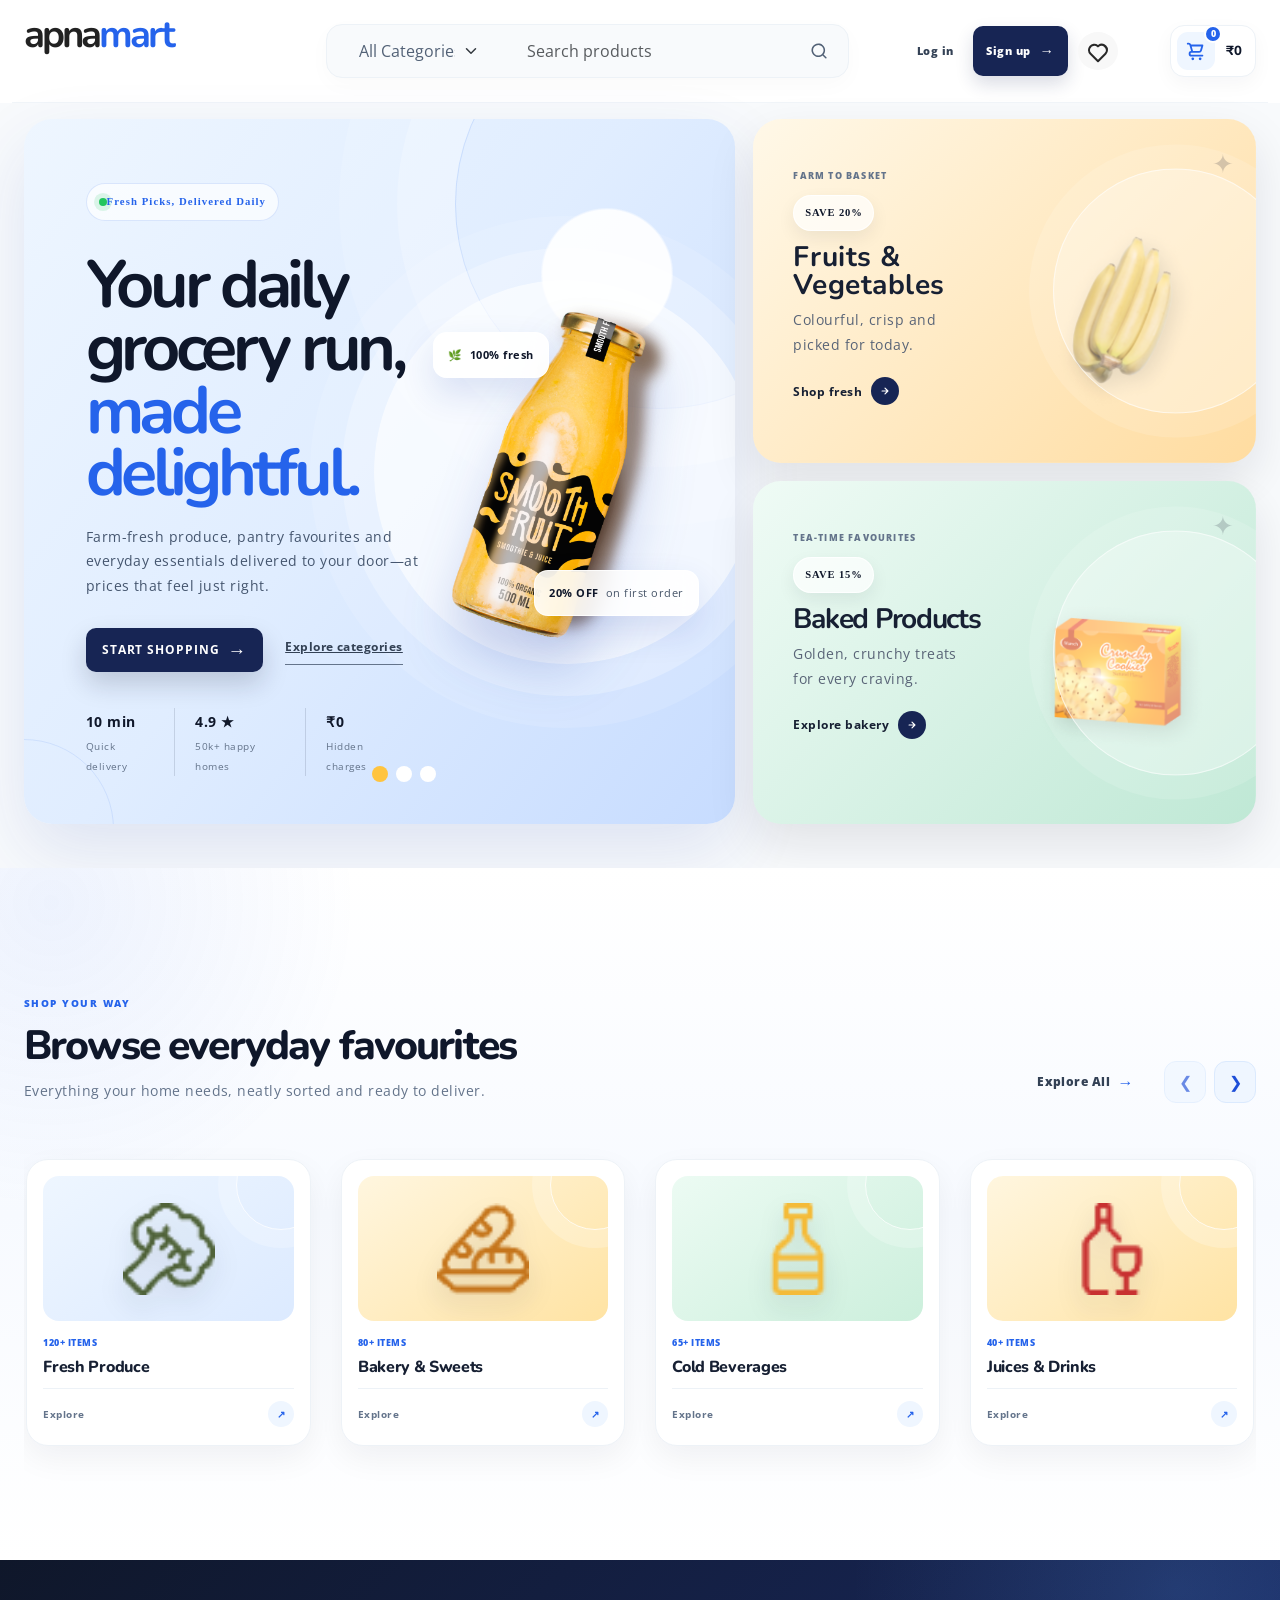
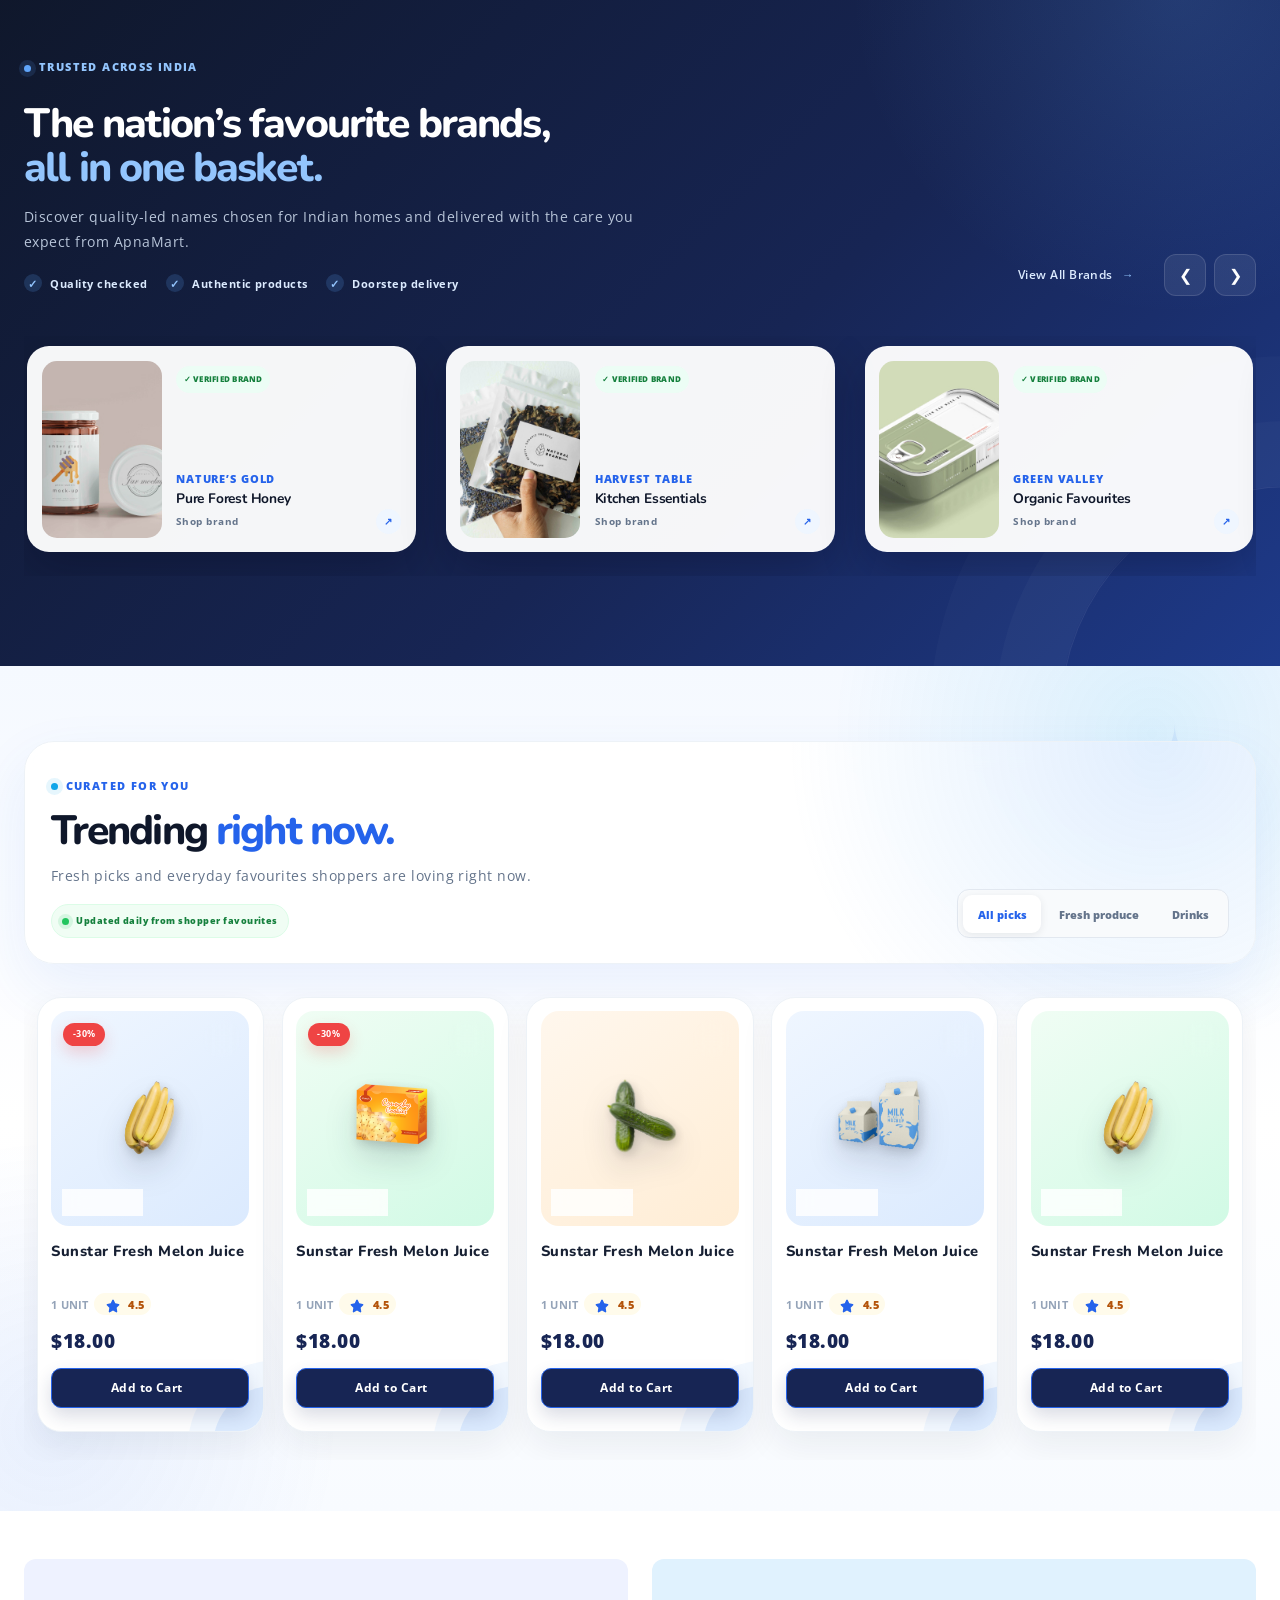
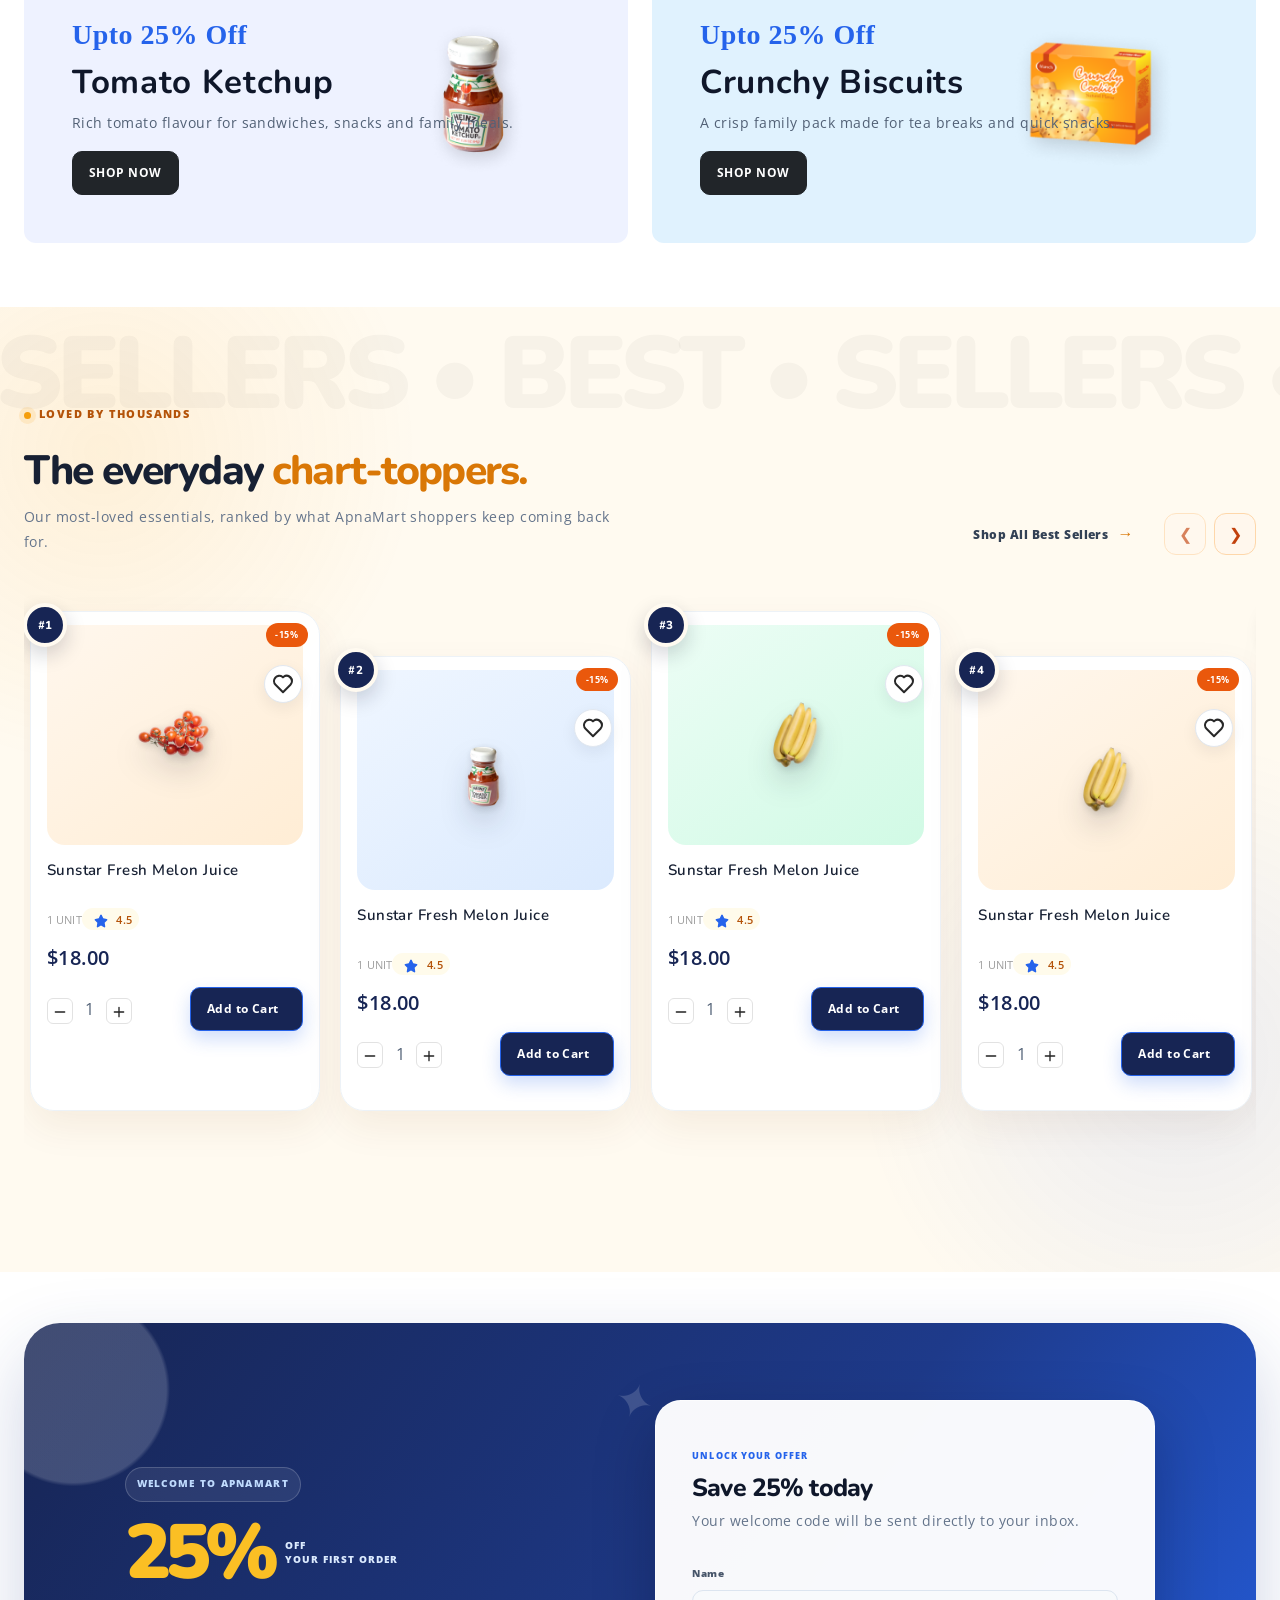
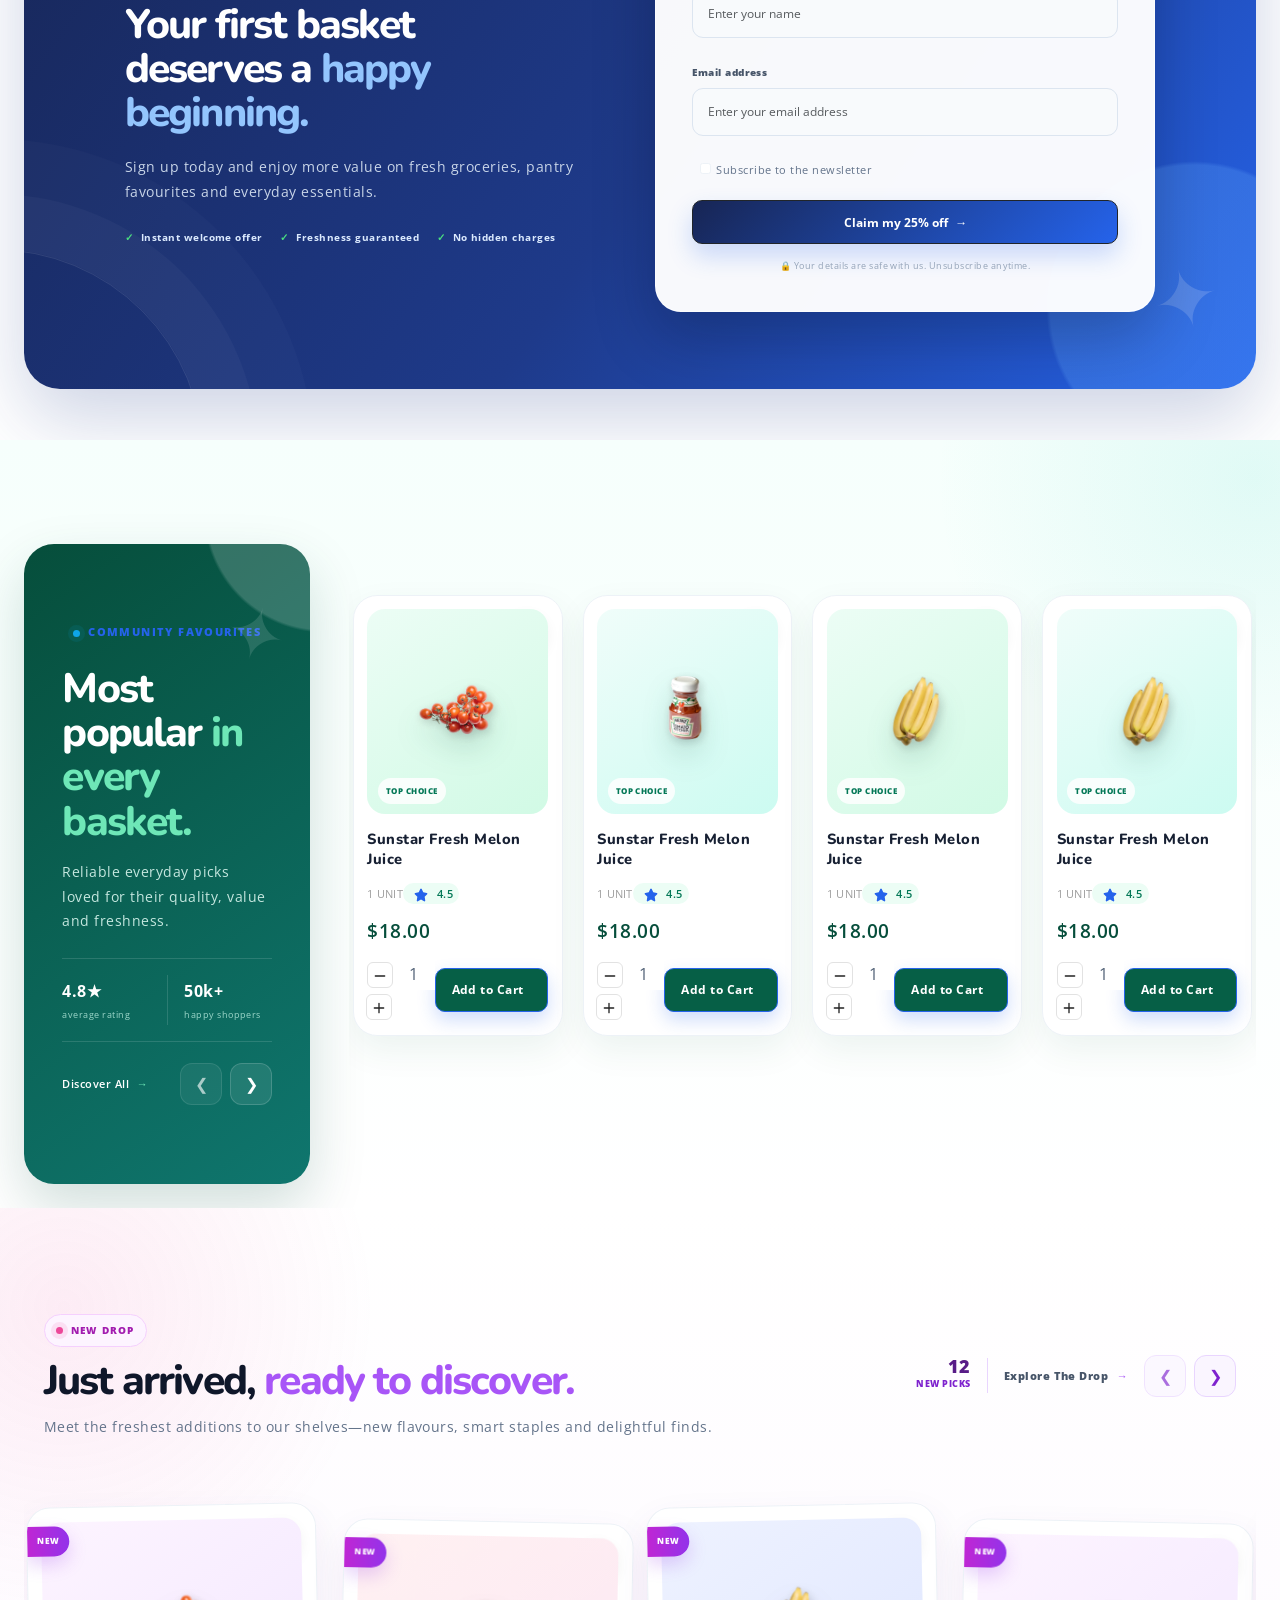
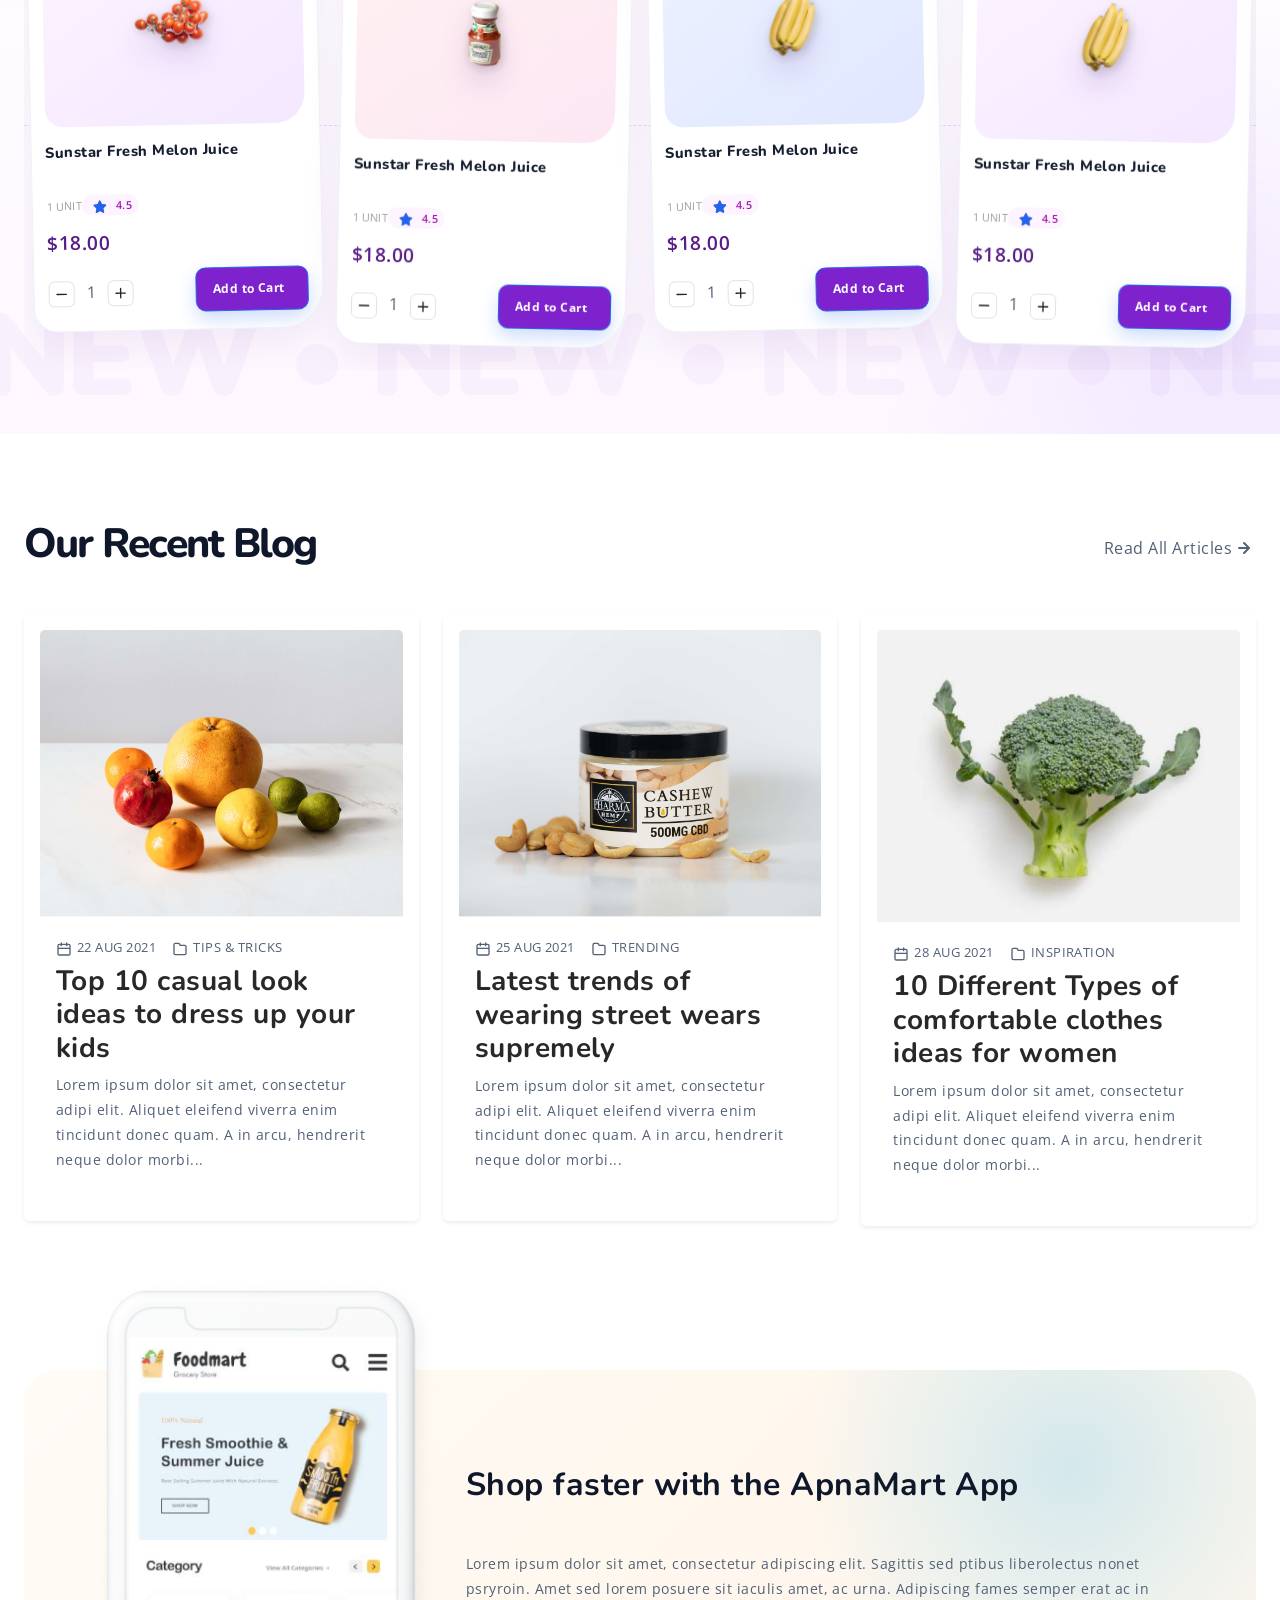
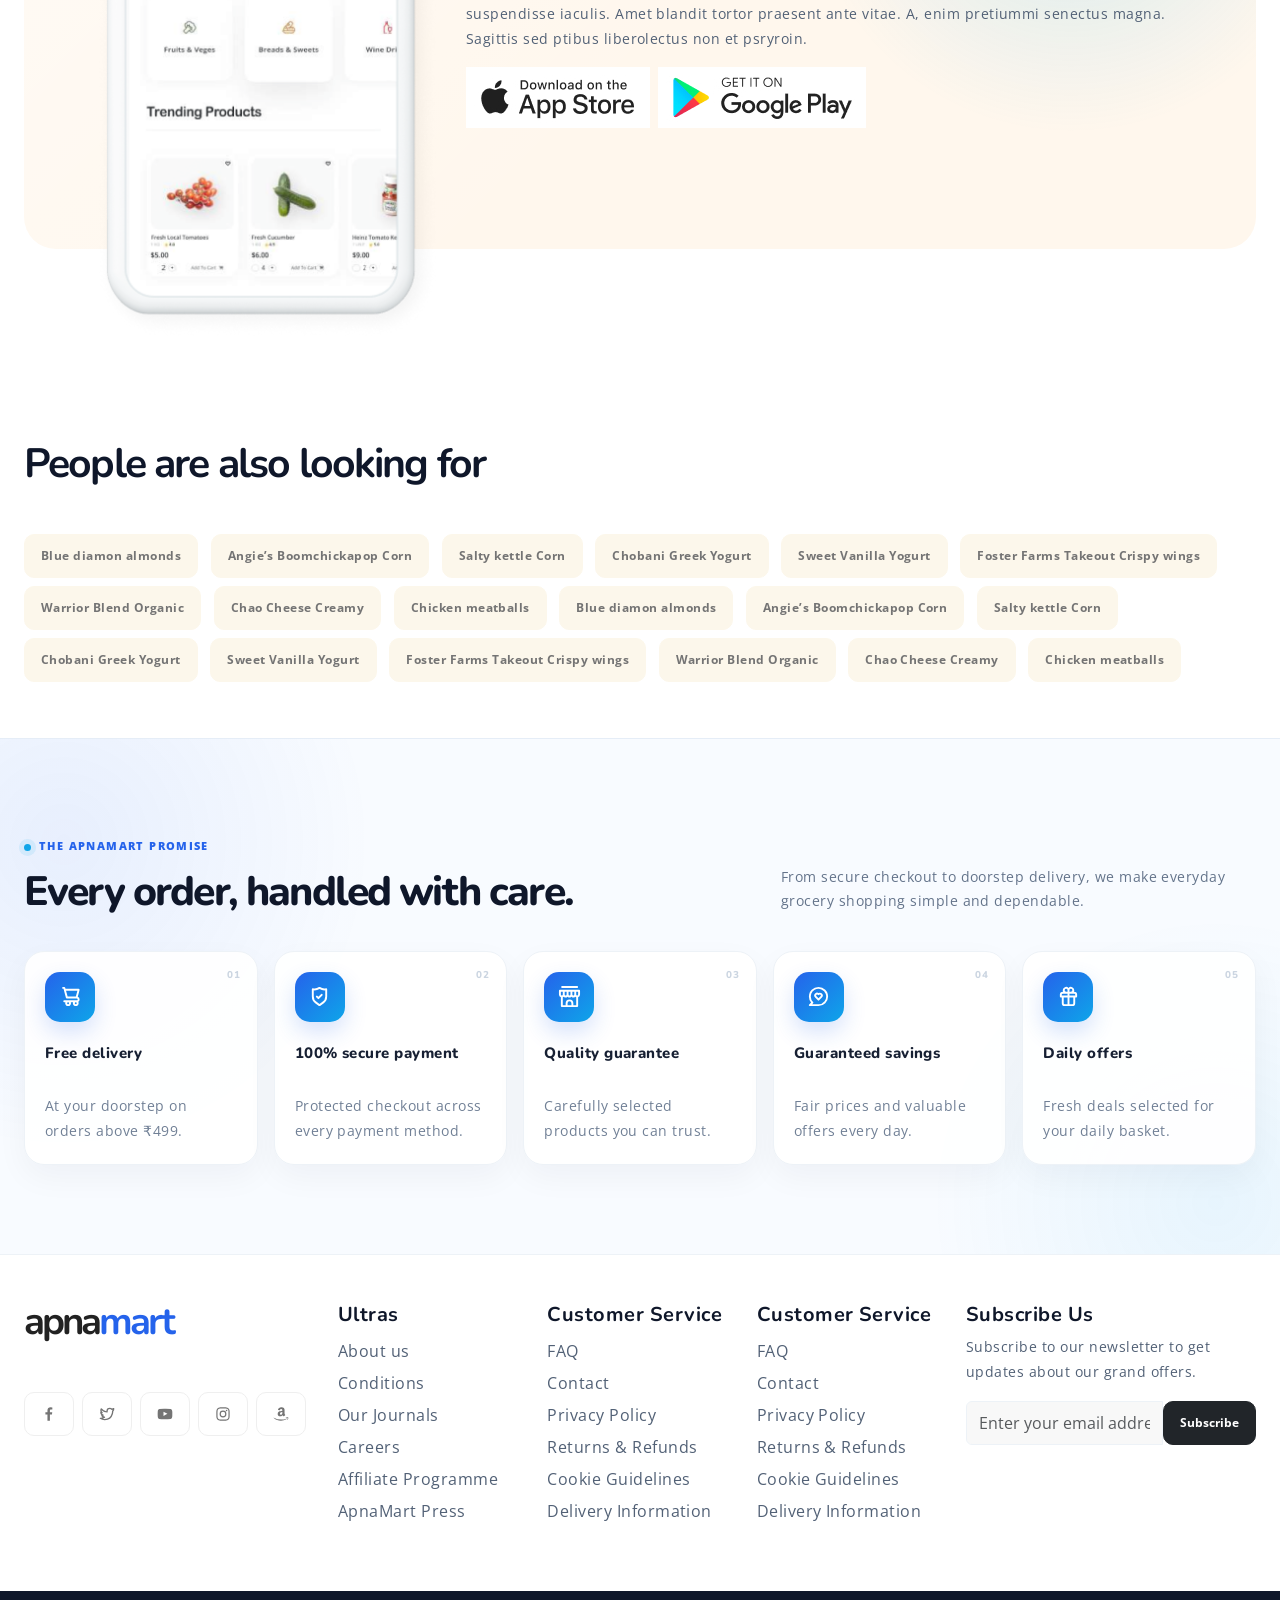
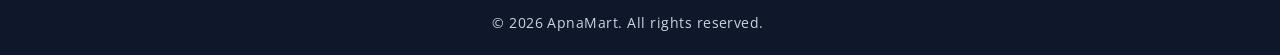
<file: index.html>
<!DOCTYPE html>
<html lang="en">

<head>
  <title>ApnaMart - Your Everyday Grocery Store</title><link rel="icon" type="image/svg+xml" href="assets/icons/apnamart-favicon.svg">
  <meta charset="utf-8">
  <meta http-equiv="X-UA-Compatible" content="IE=edge">
  <meta name="viewport" content="width=device-width, initial-scale=1.0">
  <meta name="format-detection" content="telephone=no">
  <meta name="apple-mobile-web-app-capable" content="yes">
  <meta name="author" content="">
  <meta name="keywords" content="">
  <meta name="description" content="Fair prices from ApnaMart.">
  <link rel="preload" href="assets/images/apnamart-product-thumb-1.png" as="image" fetchpriority="high">

  <link rel="stylesheet" href="css/swiper-bundle.min.css">
  <link rel="stylesheet" href="css/bootstrap.min.css">
  <link rel="stylesheet" type="text/css" href="css/vendor.css">
  <link rel="stylesheet" type="text/css" href="css/style.css">

  <link
    href="https://fonts.googleapis.com/css2?family=Nunito:wght@400;700&family=Open+Sans:ital,wght@0,400;0,700;1,400;1,700&display=swap"
    rel="stylesheet">

</head>

<body class="apna-home">

  <svg xmlns="http://www.w3.org/2000/svg" style="display: none;">
    <defs>
      <symbol xmlns="http://www.w3.org/2000/svg" id="link" viewBox="0 0 24 24">
        <path fill="currentColor"
          d="M12 19a1 1 0 1 0-1-1a1 1 0 0 0 1 1Zm5 0a1 1 0 1 0-1-1a1 1 0 0 0 1 1Zm0-4a1 1 0 1 0-1-1a1 1 0 0 0 1 1Zm-5 0a1 1 0 1 0-1-1a1 1 0 0 0 1 1Zm7-12h-1V2a1 1 0 0 0-2 0v1H8V2a1 1 0 0 0-2 0v1H5a3 3 0 0 0-3 3v14a3 3 0 0 0 3 3h14a3 3 0 0 0 3-3V6a3 3 0 0 0-3-3Zm1 17a1 1 0 0 1-1 1H5a1 1 0 0 1-1-1v-9h16Zm0-11H4V6a1 1 0 0 1 1-1h1v1a1 1 0 0 0 2 0V5h8v1a1 1 0 0 0 2 0V5h1a1 1 0 0 1 1 1ZM7 15a1 1 0 1 0-1-1a1 1 0 0 0 1 1Zm0 4a1 1 0 1 0-1-1a1 1 0 0 0 1 1Z" />
      </symbol>
      <symbol xmlns="http://www.w3.org/2000/svg" id="arrow-right" viewBox="0 0 24 24">
        <path fill="currentColor"
          d="M17.92 11.62a1 1 0 0 0-.21-.33l-5-5a1 1 0 0 0-1.42 1.42l3.3 3.29H7a1 1 0 0 0 0 2h7.59l-3.3 3.29a1 1 0 0 0 0 1.42a1 1 0 0 0 1.42 0l5-5a1 1 0 0 0 .21-.33a1 1 0 0 0 0-.76Z" />
      </symbol>
      <symbol xmlns="http://www.w3.org/2000/svg" id="category" viewBox="0 0 24 24">
        <path fill="currentColor"
          d="M19 5.5h-6.28l-.32-1a3 3 0 0 0-2.84-2H5a3 3 0 0 0-3 3v13a3 3 0 0 0 3 3h14a3 3 0 0 0 3-3v-10a3 3 0 0 0-3-3Zm1 13a1 1 0 0 1-1 1H5a1 1 0 0 1-1-1v-13a1 1 0 0 1 1-1h4.56a1 1 0 0 1 .95.68l.54 1.64a1 1 0 0 0 .95.68h7a1 1 0 0 1 1 1Z" />
      </symbol>
      <symbol xmlns="http://www.w3.org/2000/svg" id="calendar" viewBox="0 0 24 24">
        <path fill="currentColor"
          d="M19 4h-2V3a1 1 0 0 0-2 0v1H9V3a1 1 0 0 0-2 0v1H5a3 3 0 0 0-3 3v12a3 3 0 0 0 3 3h14a3 3 0 0 0 3-3V7a3 3 0 0 0-3-3Zm1 15a1 1 0 0 1-1 1H5a1 1 0 0 1-1-1v-7h16Zm0-9H4V7a1 1 0 0 1 1-1h2v1a1 1 0 0 0 2 0V6h6v1a1 1 0 0 0 2 0V6h2a1 1 0 0 1 1 1Z" />
      </symbol>
      <symbol xmlns="http://www.w3.org/2000/svg" id="heart" viewBox="0 0 24 24">
        <path fill="currentColor"
          d="M20.16 4.61A6.27 6.27 0 0 0 12 4a6.27 6.27 0 0 0-8.16 9.48l7.45 7.45a1 1 0 0 0 1.42 0l7.45-7.45a6.27 6.27 0 0 0 0-8.87Zm-1.41 7.46L12 18.81l-6.75-6.74a4.28 4.28 0 0 1 3-7.3a4.25 4.25 0 0 1 3 1.25a1 1 0 0 0 1.42 0a4.27 4.27 0 0 1 6 6.05Z" />
      </symbol>
      <symbol xmlns="http://www.w3.org/2000/svg" id="plus" viewBox="0 0 24 24">
        <path fill="currentColor"
          d="M19 11h-6V5a1 1 0 0 0-2 0v6H5a1 1 0 0 0 0 2h6v6a1 1 0 0 0 2 0v-6h6a1 1 0 0 0 0-2Z" />
      </symbol>
      <symbol xmlns="http://www.w3.org/2000/svg" id="minus" viewBox="0 0 24 24">
        <path fill="currentColor" d="M19 11H5a1 1 0 0 0 0 2h14a1 1 0 0 0 0-2Z" />
      </symbol>
      <symbol xmlns="http://www.w3.org/2000/svg" id="cart" viewBox="0 0 24 24">
        <path fill="currentColor"
          d="M8.5 19a1.5 1.5 0 1 0 1.5 1.5A1.5 1.5 0 0 0 8.5 19ZM19 16H7a1 1 0 0 1 0-2h8.491a3.013 3.013 0 0 0 2.885-2.176l1.585-5.55A1 1 0 0 0 19 5H6.74a3.007 3.007 0 0 0-2.82-2H3a1 1 0 0 0 0 2h.921a1.005 1.005 0 0 1 .962.725l.155.545v.005l1.641 5.742A3 3 0 0 0 7 18h12a1 1 0 0 0 0-2Zm-1.326-9l-1.22 4.274a1.005 1.005 0 0 1-.963.726H8.754l-.255-.892L7.326 7ZM16.5 19a1.5 1.5 0 1 0 1.5 1.5a1.5 1.5 0 0 0-1.5-1.5Z" />
      </symbol>
      <symbol xmlns="http://www.w3.org/2000/svg" id="check" viewBox="0 0 24 24">
        <path fill="currentColor"
          d="M18.71 7.21a1 1 0 0 0-1.42 0l-7.45 7.46l-3.13-3.14A1 1 0 1 0 5.29 13l3.84 3.84a1 1 0 0 0 1.42 0l8.16-8.16a1 1 0 0 0 0-1.47Z" />
      </symbol>
      <symbol xmlns="http://www.w3.org/2000/svg" id="trash" viewBox="0 0 24 24">
        <path fill="currentColor"
          d="M10 18a1 1 0 0 0 1-1v-6a1 1 0 0 0-2 0v6a1 1 0 0 0 1 1ZM20 6h-4V5a3 3 0 0 0-3-3h-2a3 3 0 0 0-3 3v1H4a1 1 0 0 0 0 2h1v11a3 3 0 0 0 3 3h8a3 3 0 0 0 3-3V8h1a1 1 0 0 0 0-2ZM10 5a1 1 0 0 1 1-1h2a1 1 0 0 1 1 1v1h-4Zm7 14a1 1 0 0 1-1 1H8a1 1 0 0 1-1-1V8h10Zm-3-1a1 1 0 0 0 1-1v-6a1 1 0 0 0-2 0v6a1 1 0 0 0 1 1Z" />
      </symbol>
      <symbol xmlns="http://www.w3.org/2000/svg" id="star-outline" viewBox="0 0 15 15">
        <path fill="none" stroke="currentColor" stroke-linecap="round" stroke-linejoin="round"
          d="M7.5 9.804L5.337 11l.413-2.533L4 6.674l2.418-.37L7.5 4l1.082 2.304l2.418.37l-1.75 1.793L9.663 11L7.5 9.804Z" />
      </symbol>
      <symbol xmlns="http://www.w3.org/2000/svg" id="star-solid" viewBox="0 0 15 15">
        <path fill="currentColor"
          d="M7.953 3.788a.5.5 0 0 0-.906 0L6.08 5.85l-2.154.33a.5.5 0 0 0-.283.843l1.574 1.613l-.373 2.284a.5.5 0 0 0 .736.518l1.92-1.063l1.921 1.063a.5.5 0 0 0 .736-.519l-.373-2.283l1.574-1.613a.5.5 0 0 0-.283-.844L8.921 5.85l-.968-2.062Z" />
      </symbol>
      <symbol xmlns="http://www.w3.org/2000/svg" id="search" viewBox="0 0 24 24">
        <path fill="currentColor"
          d="M21.71 20.29L18 16.61A9 9 0 1 0 16.61 18l3.68 3.68a1 1 0 0 0 1.42 0a1 1 0 0 0 0-1.39ZM11 18a7 7 0 1 1 7-7a7 7 0 0 1-7 7Z" />
      </symbol>
      <symbol xmlns="http://www.w3.org/2000/svg" id="user" viewBox="0 0 24 24">
        <path fill="currentColor"
          d="M15.71 12.71a6 6 0 1 0-7.42 0a10 10 0 0 0-6.22 8.18a1 1 0 0 0 2 .22a8 8 0 0 1 15.9 0a1 1 0 0 0 1 .89h.11a1 1 0 0 0 .88-1.1a10 10 0 0 0-6.25-8.19ZM12 12a4 4 0 1 1 4-4a4 4 0 0 1-4 4Z" />
      </symbol>
      <symbol xmlns="http://www.w3.org/2000/svg" id="close" viewBox="0 0 15 15">
        <path fill="currentColor"
          d="M7.953 3.788a.5.5 0 0 0-.906 0L6.08 5.85l-2.154.33a.5.5 0 0 0-.283.843l1.574 1.613l-.373 2.284a.5.5 0 0 0 .736.518l1.92-1.063l1.921 1.063a.5.5 0 0 0 .736-.519l-.373-2.283l1.574-1.613a.5.5 0 0 0-.283-.844L8.921 5.85l-.968-2.062Z" />
      </symbol>
    </defs>
  </svg>



  <div class="offcanvas offcanvas-end apna-cart-drawer" data-bs-scroll="true" tabindex="-1" id="offcanvasCart" aria-labelledby="cartDrawerTitle">
    <div class="offcanvas-header apna-cart-header">
      <div class="apna-cart-heading">
        <span class="apna-cart-icon"><svg width="22" height="22"><use xlink:href="#cart"></use></svg></span>
        <div><small>Your basket</small><h2 id="cartDrawerTitle">ApnaMart cart</h2></div>
      </div>
      <button type="button" class="btn-close" data-bs-dismiss="offcanvas" aria-label="Close cart"></button>
    </div>
    <div class="offcanvas-body apna-cart-body">
      <div class="apna-cart-progress"><span></span><p>Add ₹499 for <strong>free delivery</strong></p></div>
      <div id="cartItems" class="apna-cart-items" aria-live="polite"></div>
      <div id="cartEmpty" class="apna-cart-empty">
        <span>🛒</span><h3>Your basket is empty</h3><p>Add some everyday goodness to get started.</p>
        <button class="btn btn-primary" type="button" data-bs-dismiss="offcanvas">Continue shopping</button>
      </div>
    </div>
    <div class="apna-cart-footer" id="cartFooter">
      <div class="apna-cart-saving"><span>Estimated total</span><strong id="cartGrandTotal">₹0</strong></div>
      <small>Taxes included · Delivery calculated at checkout</small>
      <a class="btn btn-primary btn-lg" href="checkout.html">Secure checkout <span>→</span></a>
    </div>
  </div>

  <div class="offcanvas offcanvas-end" data-bs-scroll="true" tabindex="-1" id="offcanvasSearch"
    aria-labelledby="Search">
    <div class="offcanvas-header justify-content-center">
      <button type="button" class="btn-close" data-bs-dismiss="offcanvas" aria-label="Close"></button>
    </div>
    <div class="offcanvas-body">
      <div class="order-md-last">
        <h4 class="d-flex justify-content-between align-items-center mb-3">
          <span class="text-primary">Search</span>
        </h4>
        <form role="search" action="index.html" method="get" class="d-flex mt-3 gap-0">
          <input class="form-control rounded-start rounded-0 bg-light" type="email"
            placeholder="Search products" aria-label="Search products">
          <button class="btn btn-dark rounded-end rounded-0" type="submit">Search</button>
        </form>
      </div>
    </div>
  </div>

  <header>
    <div class="container-fluid">
      <div class="row py-3 border-bottom">

        <div class="col-sm-4 col-lg-3 text-center text-sm-start">
          <div class="main-logo">
            <a href="index.html">
              <span class="apnamart-logo" aria-label="ApnaMart home">apna<span>mart</span></span>
            </a>
          </div>
        </div>

        <div class="col-sm-6 offset-sm-2 offset-md-0 col-lg-5 d-none d-lg-block">
          <div class="search-bar row bg-light p-2 my-2 rounded-4">
            <div class="col-md-4 d-none d-md-block">
              <select class="form-select border-0 bg-transparent">
                <option>All Categories</option>
                <option>Groceries</option>
                <option>Drinks</option>
                <option>Chocolates</option>
              </select>
            </div>
            <div class="col-11 col-md-7">
              <form id="search-form" class="text-center" action="index.html" method="post">
                <input type="text" class="form-control border-0 bg-transparent"
                  placeholder="Search products" />
              </form>
            </div>
            <div class="col-1">
              <svg xmlns="http://www.w3.org/2000/svg" width="24" height="24" viewBox="0 0 24 24">
                <path fill="currentColor"
                  d="M21.71 20.29L18 16.61A9 9 0 1 0 16.61 18l3.68 3.68a1 1 0 0 0 1.42 0a1 1 0 0 0 0-1.39ZM11 18a7 7 0 1 1 7-7a7 7 0 0 1-7 7Z" />
              </svg>
            </div>
          </div>
        </div>

        <div
          class="col-sm-8 col-lg-4 d-flex justify-content-end gap-5 align-items-center mt-4 mt-sm-0 justify-content-center justify-content-sm-end">
          

          <ul class="apna-auth-nav d-flex justify-content-end align-items-center list-unstyled m-0">
            <li class="d-none d-lg-block"><a href="login.html" class="apna-header-login">Log in</a></li>
            <li class="d-none d-lg-block"><a href="signup.html" class="apna-header-signup">Sign up <span>→</span></a></li>
            <li class="d-lg-none">
              <a href="login.html" class="rounded-circle bg-light p-2 mx-1" aria-label="Log in">
                <svg width="24" height="24" viewBox="0 0 24 24">
                  <use xlink:href="#user"></use>
                </svg>
              </a>
            </li>
            <li>
              <a href="#" class="rounded-circle bg-light p-2 mx-1">
                <svg width="24" height="24" viewBox="0 0 24 24">
                  <use xlink:href="#heart"></use>
                </svg>
              </a>
            </li>
            <li class="d-lg-none">
              <a href="#" class="rounded-circle bg-light p-2 mx-1" data-bs-toggle="offcanvas"
                data-bs-target="#offcanvasCart" aria-controls="offcanvasCart">
                <svg width="24" height="24" viewBox="0 0 24 24">
                  <use xlink:href="#cart"></use>
                </svg>
              </a>
            </li>
            <li class="d-lg-none">
              <a href="#" class="rounded-circle bg-light p-2 mx-1" data-bs-toggle="offcanvas"
                data-bs-target="#offcanvasSearch" aria-controls="offcanvasSearch">
                <svg width="24" height="24" viewBox="0 0 24 24">
                  <use xlink:href="#search"></use>
                </svg>
              </a>
            </li>
            <li class="d-lg-none">
              <button class="apna-mobile-menu-toggle" type="button" data-bs-toggle="offcanvas"
                data-bs-target="#offcanvasNavbar" aria-controls="offcanvasNavbar" aria-label="Open navigation menu">
                <span></span><span></span><span></span>
              </button>
            </li>
          </ul>

          <div class="cart text-end d-none d-lg-block dropdown">
            <button class="apna-header-cart-button" type="button" aria-label="Open shopping cart"
              data-bs-toggle="offcanvas" data-bs-target="#offcanvasCart" aria-controls="offcanvasCart">
              <span class="apna-header-cart-icon" aria-hidden="true">
                <svg width="22" height="22"><use xlink:href="#cart"></use></svg>
                <span class="apna-header-cart-count" data-cart-count>0</span>
              </span>
              <span class="cart-total">₹0</span>
            </button>
          </div>
        </div>

      </div>
    </div>
  </header>

  <section class="py-3 apna-classic-hero">
    <div class="container-fluid">
      <div class="row">
        <div class="col-md-12">
          <div class="banner-blocks">
            <div class="banner-ad large bg-info block-1 apna-main-banner">
              <div class="swiper main-swiper">
                <div class="swiper-wrapper">
                  <div class="swiper-slide">
                    <div class="row banner-content p-5">
                      <div class="content-wrapper col-md-7">
                        <div class="categories my-3 apna-hero-eyebrow"><span></span> Fresh picks, delivered daily</div>
                        <h3 class="display-4">Your daily grocery run, <em>made delightful.</em></h3>
                        <p>Farm-fresh produce, pantry favourites and everyday essentials delivered to your door—at prices that feel just right.</p>
                        <div class="apna-hero-actions">
                          <a href="#trending-products" class="btn btn-outline-dark btn-lg text-uppercase fs-6 rounded-1 px-4 py-3">Start Shopping <span aria-hidden="true">→</span></a>
                          <a href="#category-section" class="apna-hero-text-link">Explore categories</a>
                        </div>
                        <div class="apna-hero-proof" aria-label="Shopping benefits">
                          <div><strong>10 min</strong><span>Quick delivery</span></div>
                          <div><strong>4.9 ★</strong><span>50k+ happy homes</span></div>
                          <div><strong>₹0</strong><span>Hidden charges</span></div>
                        </div>
                      </div>
                      <div class="img-wrapper col-md-5">
                        <img loading="eager" decoding="async" fetchpriority="high" src="assets/images/apnamart-product-thumb-1.png" class="img-fluid" alt="Fresh smoothie and juice">
                        <span class="apna-hero-float apna-hero-float-top">🌿 <b>100% fresh</b></span>
                        <span class="apna-hero-float apna-hero-float-bottom"><b>20% OFF</b> on first order</span>
                      </div>
                    </div>
                  </div>
                  <div class="swiper-slide">
                    <div class="row banner-content p-5">
                      <div class="content-wrapper col-md-7">
                        <div class="categories mb-3 pb-3">Fresh every day</div>
                        <h3 class="banner-title">Everyday Grocery Essentials</h3>
                        <p>Quality pantry favourites selected for the whole family.</p>
                        <a href="#trending-products" class="btn btn-outline-dark btn-lg text-uppercase fs-6 rounded-1">Shop Collection</a>
                      </div>
                      <div class="img-wrapper col-md-5">
                        <img loading="eager" decoding="async" src="assets/images/apnamart-product-thumb-1.png" class="img-fluid" alt="Everyday grocery essentials">
                      </div>
                    </div>
                  </div>
                  <div class="swiper-slide">
                    <div class="row banner-content p-5">
                      <div class="content-wrapper col-md-7">
                        <div class="categories mb-3 pb-3">Pantry favourite</div>
                        <h3 class="banner-title">Tomato Ketchup</h3>
                        <p>Rich tomato flavour for sandwiches, snacks, and family meals.</p>
                        <a href="product-details.html" class="btn btn-outline-dark btn-lg text-uppercase fs-6 rounded-1">Shop Collection</a>
                      </div>
                      <div class="img-wrapper col-md-5">
                        <img loading="eager" decoding="async" src="assets/images/apnamart-product-thumb-2.png" class="img-fluid" alt="Tomato ketchup bottle">
                      </div>
                    </div>
                  </div>
                </div>
                <div class="swiper-pagination"></div>
              </div>
            </div>

            <div class="banner-ad bg-success-subtle block-2 apna-promo-card apna-fruit-card" style="background-image:url('assets/images/apnamart-thumb-bananas.png');background-repeat:no-repeat;background-position:92% 55%;background-size:42% auto">
              <div class="row banner-content p-5">
                <div class="content-wrapper col-md-7">
                  <div class="apna-card-kicker">Farm to basket</div>
                  <div class="categories sale mb-3 pb-3">Save 20%</div>
                  <h3 class="banner-title">Fruits & Vegetables</h3>
                  <p>Colourful, crisp and picked for today.</p>
                  <a href="#category-section" class="d-flex align-items-center nav-link">Shop fresh <span class="apna-card-arrow"><svg width="24" height="24"><use xlink:href="#arrow-right"></use></svg></span></a>
                </div>
              </div>
            </div>

            <div class="banner-ad bg-danger block-3 apna-promo-card apna-bakery-card" style="background-image:url('assets/images/apnamart-thumb-biscuits.png');background-repeat:no-repeat;background-position:92% 55%;background-size:44% auto">
              <div class="row banner-content p-5">
                <div class="content-wrapper col-md-7">
                  <div class="apna-card-kicker">Tea-time favourites</div>
                  <div class="categories sale mb-3 pb-3">Save 15%</div>
                  <h3 class="item-title">Baked Products</h3>
                  <p>Golden, crunchy treats for every craving.</p>
                  <a href="#category-section" class="d-flex align-items-center nav-link">Explore bakery <span class="apna-card-arrow"><svg width="24" height="24"><use xlink:href="#arrow-right"></use></svg></span></a>
                </div>
              </div>
            </div>
          </div>
        </div>
      </div>
    </div>
  </section>

  <section id="category-section" class="py-5 overflow-hidden">
    <div class="container-fluid">
      <div class="row">
        <div class="col-md-12">

          <div class="section-header apna-category-header d-flex flex-wrap justify-content-between mb-5">
            <div>
              <span class="apna-section-eyebrow">Shop your way</span>
              <h2 class="section-title">Browse everyday favourites</h2>
              <p>Everything your home needs, neatly sorted and ready to deliver.</p>
            </div>

            <div class="d-flex align-items-center">
              <a href="#trending-products" class="btn-link text-decoration-none">Explore all <span>→</span></a>
              <div class="swiper-buttons">
                <button class="swiper-prev category-carousel-prev btn btn-yellow">❮</button>
                <button class="swiper-next category-carousel-next btn btn-yellow">❯</button>
              </div>
            </div>
          </div>

        </div>
      </div>
      <div class="row">
        <div class="col-md-12">

          <div class="category-carousel swiper">
            <div class="swiper-wrapper">
              <a href="index.html" class="nav-link category-item swiper-slide">
                <span class="apna-category-art"><img loading="lazy" decoding="async" src="assets/images/apnamart-icon-vegetables-broccoli.png" alt="Fresh vegetables"></span>
                <span class="apna-category-count">120+ items</span>
                <h3 class="category-title">Fresh Produce</h3>
                <span class="apna-category-link">Explore <b>↗</b></span>
              </a>
              <a href="index.html" class="nav-link category-item swiper-slide">
                <span class="apna-category-art"><img loading="lazy" decoding="async" src="assets/images/apnamart-icon-bread-baguette.png" alt="Fresh bread"></span>
                <span class="apna-category-count">80+ items</span>
                <h3 class="category-title">Bakery & Sweets</h3>
                <span class="apna-category-link">Explore <b>↗</b></span>
              </a>
              <a href="index.html" class="nav-link category-item swiper-slide">
                <span class="apna-category-art"><img loading="lazy" decoding="async" src="assets/images/apnamart-icon-soft-drinks-bottle.png" alt="Cold drink bottle"></span>
                <span class="apna-category-count">65+ items</span>
                <h3 class="category-title">Cold Beverages</h3>
                <span class="apna-category-link">Explore <b>↗</b></span>
              </a>
              <a href="index.html" class="nav-link category-item swiper-slide">
                <span class="apna-category-art"><img loading="lazy" decoding="async" src="assets/images/apnamart-icon-wine-glass-bottle.png" alt="Juice bottle and glass"></span>
                <span class="apna-category-count">40+ items</span>
                <h3 class="category-title">Juices & Drinks</h3>
                <span class="apna-category-link">Explore <b>↗</b></span>
              </a>
              <a href="index.html" class="nav-link category-item swiper-slide">
                <span class="apna-category-art"><img loading="lazy" decoding="async" src="assets/images/apnamart-icon-animal-products-drumsticks.png" alt="Protein and meat"></span>
                <span class="apna-category-count">55+ items</span>
                <h3 class="category-title">Meat & Protein</h3>
                <span class="apna-category-link">Explore <b>↗</b></span>
              </a>
              <a href="index.html" class="nav-link category-item swiper-slide">
                <span class="apna-category-art"><img loading="lazy" decoding="async" src="assets/images/apnamart-icon-bread-herb-flour.png" alt="Flour and pantry staples"></span>
                <span class="apna-category-count">150+ items</span>
                <h3 class="category-title">Pantry Staples</h3>
                <span class="apna-category-link">Explore <b>↗</b></span>
              </a>
              <a href="index.html" class="nav-link category-item swiper-slide">
                <span class="apna-category-art"><img loading="lazy" decoding="async" src="assets/images/apnamart-thumb-milk.png" alt="Fresh milk"></span>
                <span class="apna-category-count">75+ items</span>
                <h3 class="category-title">Dairy & Breakfast</h3>
                <span class="apna-category-link">Explore <b>↗</b></span>
              </a>
              <a href="index.html" class="nav-link category-item swiper-slide">
                <span class="apna-category-art"><img loading="lazy" decoding="async" src="assets/images/apnamart-thumb-biscuits.png" alt="Biscuits and snacks"></span>
                <span class="apna-category-count">95+ items</span>
                <h3 class="category-title">Snacks & Munchies</h3>
                <span class="apna-category-link">Explore <b>↗</b></span>
              </a>
              <a href="index.html" class="nav-link category-item swiper-slide">
                <span class="apna-category-art"><img loading="lazy" decoding="async" src="assets/images/apnamart-thumb-tomatoketchup.png" alt="Sauces and condiments"></span>
                <span class="apna-category-count">45+ items</span>
                <h3 class="category-title">Sauces & Spreads</h3>
                <span class="apna-category-link">Explore <b>↗</b></span>
              </a>
              <a href="index.html" class="nav-link category-item swiper-slide">
                <span class="apna-category-art"><img loading="lazy" decoding="async" src="assets/images/apnamart-thumb-orange-juice.png" alt="Orange juice"></span>
                <span class="apna-category-count">60+ items</span>
                <h3 class="category-title">Healthy Sips</h3>
                <span class="apna-category-link">Explore <b>↗</b></span>
              </a>
              <a href="index.html" class="nav-link category-item swiper-slide">
                <span class="apna-category-art"><img loading="lazy" decoding="async" src="assets/images/apnamart-thumb-bananas.png" alt="Fresh bananas"></span>
                <span class="apna-category-count">90+ items</span>
                <h3 class="category-title">Fresh Fruits</h3>
                <span class="apna-category-link">Explore <b>↗</b></span>
              </a>
              <a href="index.html" class="nav-link category-item swiper-slide">
                <span class="apna-category-art"><img loading="lazy" decoding="async" src="assets/images/apnamart-thumb-cucumber.png" alt="Cucumber and healthy food"></span>
                <span class="apna-category-count">110+ items</span>
                <h3 class="category-title">Healthy Choices</h3>
                <span class="apna-category-link">Explore <b>↗</b></span>
              </a>

            </div>
          </div>

        </div>
      </div>
    </div>
  </section>


  <section class="py-5 overflow-hidden apna-brand-showcase">
    <div class="container-fluid">
      <div class="row">
        <div class="col-md-12">

          <div class="section-header apna-brand-header d-flex flex-wrap justify-content-between mb-5">
            <div class="apna-brand-heading">
              <span class="apna-section-eyebrow"><span></span> Trusted across India</span>
              <h2 class="section-title">The nation’s favourite brands,<br><em>all in one basket.</em></h2>
              <p>Discover quality-led names chosen for Indian homes and delivered with the care you expect from ApnaMart.</p>
              <div class="apna-brand-trust" aria-label="ApnaMart service highlights">
                <span><b>✓</b> Quality checked</span>
                <span><b>✓</b> Authentic products</span>
                <span><b>✓</b> Doorstep delivery</span>
              </div>
            </div>

            <div class="d-flex align-items-center">
              <a href="#trending-products" class="btn-link text-decoration-none">View all brands <span>→</span></a>
              <div class="swiper-buttons">
                <button class="swiper-prev brand-carousel-prev btn btn-yellow">❮</button>
                <button class="swiper-next brand-carousel-next btn btn-yellow">❯</button>
              </div>
            </div>
          </div>

        </div>
      </div>
      <div class="row">
        <div class="col-md-12">

          <div class="brand-carousel swiper">
            <div class="swiper-wrapper">

              <div class="swiper-slide">
                <div class="card apna-provider-card mb-3 p-3 rounded-4 shadow border-0">
                  <div class="row g-0">
                    <div class="col-md-4">
                      <img loading="lazy" decoding="async" src="assets/images/apnamart-product-thumb-11.jpg"
                        class="img-fluid rounded" alt="Nature's Gold honey">
                    </div>
                    <div class="col-md-8">
                      <div class="card-body py-0">
                        <span class="apna-brand-verified">✓ Verified brand</span>
                        <p class="text-muted mb-0">Nature’s Gold</p>
                        <h5 class="card-title">Pure Forest Honey</h5>
                        <span class="apna-brand-shop">Shop brand <b>↗</b></span>
                      </div>
                    </div>
                  </div>
                </div>
              </div>
              <div class="swiper-slide">
                <div class="card apna-provider-card mb-3 p-3 rounded-4 shadow border-0">
                  <div class="row g-0">
                    <div class="col-md-4">
                      <img loading="lazy" decoding="async" src="assets/images/apnamart-product-thumb-12.jpg"
                        class="img-fluid rounded" alt="Harvest Table pasta">
                    </div>
                    <div class="col-md-8">
                      <div class="card-body py-0">
                        <span class="apna-brand-verified">✓ Verified brand</span>
                        <p class="text-muted mb-0">Harvest Table</p>
                        <h5 class="card-title">Kitchen Essentials</h5>
                        <span class="apna-brand-shop">Shop brand <b>↗</b></span>
                      </div>
                    </div>
                  </div>
                </div>
              </div>
              <div class="swiper-slide">
                <div class="card apna-provider-card mb-3 p-3 rounded-4 shadow border-0">
                  <div class="row g-0">
                    <div class="col-md-4">
                      <img loading="lazy" decoding="async" src="assets/images/apnamart-product-thumb-13.jpg"
                        class="img-fluid rounded" alt="Green Valley organic product">
                    </div>
                    <div class="col-md-8">
                      <div class="card-body py-0">
                        <span class="apna-brand-verified">✓ Verified brand</span>
                        <p class="text-muted mb-0">Green Valley</p>
                        <h5 class="card-title">Organic Favourites</h5>
                        <span class="apna-brand-shop">Shop brand <b>↗</b></span>
                      </div>
                    </div>
                  </div>
                </div>
              </div>
              <div class="swiper-slide">
                <div class="card apna-provider-card mb-3 p-3 rounded-4 shadow border-0">
                  <div class="row g-0">
                    <div class="col-md-4">
                      <img loading="lazy" decoding="async" src="assets/images/apnamart-product-thumb-14.jpg"
                        class="img-fluid rounded" alt="Daily Roots pantry product">
                    </div>
                    <div class="col-md-8">
                      <div class="card-body py-0">
                        <span class="apna-brand-verified">✓ Verified brand</span>
                        <p class="text-muted mb-0">Daily Roots</p>
                        <h5 class="card-title">Wholesome Pantry</h5>
                        <span class="apna-brand-shop">Shop brand <b>↗</b></span>
                      </div>
                    </div>
                  </div>
                </div>
              </div>
              <div class="swiper-slide">
                <div class="card apna-provider-card mb-3 p-3 rounded-4 shadow border-0">
                  <div class="row g-0">
                    <div class="col-md-4">
                      <img loading="lazy" decoding="async" src="assets/images/apnamart-product-thumb-11.jpg"
                        class="img-fluid rounded" alt="Golden Hive honey">
                    </div>
                    <div class="col-md-8">
                      <div class="card-body py-0">
                        <span class="apna-brand-verified">✓ Verified brand</span>
                        <p class="text-muted mb-0">Golden Hive</p>
                        <h5 class="card-title">Everyday Wellness</h5>
                        <span class="apna-brand-shop">Shop brand <b>↗</b></span>
                      </div>
                    </div>
                  </div>
                </div>
              </div>
              <div class="swiper-slide">
                <div class="card apna-provider-card mb-3 p-3 rounded-4 shadow border-0">
                  <div class="row g-0">
                    <div class="col-md-4">
                      <img loading="lazy" decoding="async" src="assets/images/apnamart-product-thumb-12.jpg"
                        class="img-fluid rounded" alt="Urban Pantry product">
                    </div>
                    <div class="col-md-8">
                      <div class="card-body py-0">
                        <span class="apna-brand-verified">✓ Verified brand</span>
                        <p class="text-muted mb-0">Urban Pantry</p>
                        <h5 class="card-title">Modern Kitchen Picks</h5>
                        <span class="apna-brand-shop">Shop brand <b>↗</b></span>
                      </div>
                    </div>
                  </div>
                </div>
              </div>

            </div>
          </div>

        </div>
      </div>
    </div>
  </section>


  <section id="trending-products" class="py-5 apna-trending-showcase">
    <div class="container-fluid">

      <div class="row">
        <div class="col-md-12">

          <div class="bootstrap-tabs product-tabs">
            <div class="tabs-header apna-trending-header my-5">
              <div class="apna-trending-intro">
                <span class="apna-section-eyebrow"><span></span> Curated for you</span>
                <h2>Trending <em>right now.</em></h2>
                <p>Fresh picks and everyday favourites shoppers are loving right now.</p>
                <div class="apna-trending-pulse"><span></span> Updated daily from shopper favourites</div>
              </div>
              <nav class="apna-tab-nav" aria-label="Trending product categories">
                <div class="nav nav-tabs" id="nav-tab" role="tablist">
                  <button type="button" class="nav-link active" id="nav-all-tab" data-bs-toggle="tab"
                    data-bs-target="#nav-all" role="tab" aria-controls="nav-all" aria-selected="true">
                    <span class="apna-tab-icon" aria-hidden="true">✦</span><span class="apna-tab-label"><strong>All picks</strong><small>Top products</small></span>
                  </button>
                  <button type="button" class="nav-link" id="nav-fruits-tab" data-bs-toggle="tab"
                    data-bs-target="#nav-fruits" role="tab" aria-controls="nav-fruits" aria-selected="false">
                    <span class="apna-tab-icon" aria-hidden="true">◉</span><span class="apna-tab-label"><strong>Fresh produce</strong><small>Fruits &amp; vegetables</small></span>
                  </button>
                  <button type="button" class="nav-link" id="nav-juices-tab" data-bs-toggle="tab"
                    data-bs-target="#nav-juices" role="tab" aria-controls="nav-juices" aria-selected="false">
                    <span class="apna-tab-icon" aria-hidden="true">◆</span><span class="apna-tab-label"><strong>Drinks</strong><small>Juices &amp; beverages</small></span>
                  </button>
                </div>
              </nav>
            </div>
            <div class="tab-content" id="nav-tabContent">
              <div class="tab-pane fade show active" id="nav-all" role="tabpanel" aria-labelledby="nav-all-tab">

                <div class="product-grid row row-cols-1 row-cols-sm-2 row-cols-md-3 row-cols-lg-4 row-cols-xl-5">

                  <div class="col">
                    <div class="product-item">
                      <span class="badge bg-success position-absolute m-3">-30%</span>
                      <a href="#" class="btn-wishlist"><svg width="24" height="24">
                          <use xlink:href="#heart"></use>
                        </svg></a>
                      <figure>
                        <a href="product-details.html" title="View product details">
                          <img loading="lazy" decoding="async" src="assets/images/apnamart-thumb-bananas.png"
                            class="tab-image">
                        </a>
                      </figure>
                      <h3>Sunstar Fresh Melon Juice</h3>
                      <span class="qty">1 Unit</span><span class="rating"><svg width="24" height="24"
                          class="text-primary">
                          <use xlink:href="#star-solid"></use>
                        </svg> 4.5</span>
                      <span class="price">$18.00</span>
                      <div class="d-flex align-items-center justify-content-between">
                        <div class="input-group product-qty">
                          <span class="input-group-btn">
                            <button type="button" class="quantity-left-minus btn btn-danger btn-number"
                              data-type="minus">
                              <svg width="16" height="16">
                                <use xlink:href="#minus"></use>
                              </svg>
                            </button>
                          </span>
                          <input type="text" id="quantity" name="quantity" class="form-control input-number" value="1">
                          <span class="input-group-btn">
                            <button type="button" class="quantity-right-plus btn btn-success btn-number"
                              data-type="plus">
                              <svg width="16" height="16">
                                <use xlink:href="#plus"></use>
                              </svg>
                            </button>
                          </span>
                        </div>
                        <a href="#" class="nav-link">Add to Cart <iconify-icon icon="uil:shopping-cart"></a>
                      </div>
                    </div>
                  </div>

                  <div class="col">
                    <div class="product-item">
                      <span class="badge bg-success position-absolute m-3">-30%</span>
                      <a href="#" class="btn-wishlist"><svg width="24" height="24">
                          <use xlink:href="#heart"></use>
                        </svg></a>
                      <figure>
                        <a href="product-details.html" title="View product details">
                          <img loading="lazy" decoding="async" src="assets/images/apnamart-thumb-biscuits.png"
                            class="tab-image">
                        </a>
                      </figure>
                      <h3>Sunstar Fresh Melon Juice</h3>
                      <span class="qty">1 Unit</span><span class="rating"><svg width="24" height="24"
                          class="text-primary">
                          <use xlink:href="#star-solid"></use>
                        </svg> 4.5</span>
                      <span class="price">$18.00</span>
                      <div class="d-flex align-items-center justify-content-between">
                        <div class="input-group product-qty">
                          <span class="input-group-btn">
                            <button type="button" class="quantity-left-minus btn btn-danger btn-number"
                              data-type="minus">
                              <svg width="16" height="16">
                                <use xlink:href="#minus"></use>
                              </svg>
                            </button>
                          </span>
                          <input type="text" id="quantity" name="quantity" class="form-control input-number" value="1">
                          <span class="input-group-btn">
                            <button type="button" class="quantity-right-plus btn btn-success btn-number"
                              data-type="plus">
                              <svg width="16" height="16">
                                <use xlink:href="#plus"></use>
                              </svg>
                            </button>
                          </span>
                        </div>
                        <a href="#" class="nav-link">Add to Cart <iconify-icon icon="uil:shopping-cart"></a>
                      </div>
                    </div>
                  </div>

                  <div class="col">
                    <div class="product-item">
                      <a href="#" class="btn-wishlist"><svg width="24" height="24">
                          <use xlink:href="#heart"></use>
                        </svg></a>
                      <figure>
                        <a href="product-details.html" title="View product details">
                          <img loading="lazy" decoding="async" src="assets/images/apnamart-thumb-cucumber.png"
                            class="tab-image">
                        </a>
                      </figure>
                      <h3>Sunstar Fresh Melon Juice</h3>
                      <span class="qty">1 Unit</span><span class="rating"><svg width="24" height="24"
                          class="text-primary">
                          <use xlink:href="#star-solid"></use>
                        </svg> 4.5</span>
                      <span class="price">$18.00</span>
                      <div class="d-flex align-items-center justify-content-between">
                        <div class="input-group product-qty">
                          <span class="input-group-btn">
                            <button type="button" class="quantity-left-minus btn btn-danger btn-number"
                              data-type="minus">
                              <svg width="16" height="16">
                                <use xlink:href="#minus"></use>
                              </svg>
                            </button>
                          </span>
                          <input type="text" id="quantity" name="quantity" class="form-control input-number" value="1">
                          <span class="input-group-btn">
                            <button type="button" class="quantity-right-plus btn btn-success btn-number"
                              data-type="plus">
                              <svg width="16" height="16">
                                <use xlink:href="#plus"></use>
                              </svg>
                            </button>
                          </span>
                        </div>
                        <a href="#" class="nav-link">Add to Cart <iconify-icon icon="uil:shopping-cart"></a>
                      </div>
                    </div>
                  </div>

                  <div class="col">
                    <div class="product-item">
                      <a href="#" class="btn-wishlist"><svg width="24" height="24">
                          <use xlink:href="#heart"></use>
                        </svg></a>
                      <figure>
                        <a href="product-details.html" title="View product details">
                          <img loading="lazy" decoding="async" src="assets/images/apnamart-thumb-milk.png"
                            class="tab-image">
                        </a>
                      </figure>
                      <h3>Sunstar Fresh Melon Juice</h3>
                      <span class="qty">1 Unit</span><span class="rating"><svg width="24" height="24"
                          class="text-primary">
                          <use xlink:href="#star-solid"></use>
                        </svg> 4.5</span>
                      <span class="price">$18.00</span>
                      <div class="d-flex align-items-center justify-content-between">
                        <div class="input-group product-qty">
                          <span class="input-group-btn">
                            <button type="button" class="quantity-left-minus btn btn-danger btn-number"
                              data-type="minus">
                              <svg width="16" height="16">
                                <use xlink:href="#minus"></use>
                              </svg>
                            </button>
                          </span>
                          <input type="text" id="quantity" name="quantity" class="form-control input-number" value="1">
                          <span class="input-group-btn">
                            <button type="button" class="quantity-right-plus btn btn-success btn-number"
                              data-type="plus">
                              <svg width="16" height="16">
                                <use xlink:href="#plus"></use>
                              </svg>
                            </button>
                          </span>
                        </div>
                        <a href="#" class="nav-link">Add to Cart <iconify-icon icon="uil:shopping-cart"></a>
                      </div>
                    </div>
                  </div>

                  <div class="col">
                    <div class="product-item">
                      <a href="#" class="btn-wishlist"><svg width="24" height="24">
                          <use xlink:href="#heart"></use>
                        </svg></a>
                      <figure>
                        <a href="product-details.html" title="View product details">
                          <img loading="lazy" decoding="async" src="assets/images/apnamart-thumb-bananas.png"
                            class="tab-image">
                        </a>
                      </figure>
                      <h3>Sunstar Fresh Melon Juice</h3>
                      <span class="qty">1 Unit</span><span class="rating"><svg width="24" height="24"
                          class="text-primary">
                          <use xlink:href="#star-solid"></use>
                        </svg> 4.5</span>
                      <span class="price">$18.00</span>
                      <div class="d-flex align-items-center justify-content-between">
                        <div class="input-group product-qty">
                          <span class="input-group-btn">
                            <button type="button" class="quantity-left-minus btn btn-danger btn-number"
                              data-type="minus">
                              <svg width="16" height="16">
                                <use xlink:href="#minus"></use>
                              </svg>
                            </button>
                          </span>
                          <input type="text" id="quantity" name="quantity" class="form-control input-number" value="1">
                          <span class="input-group-btn">
                            <button type="button" class="quantity-right-plus btn btn-success btn-number"
                              data-type="plus">
                              <svg width="16" height="16">
                                <use xlink:href="#plus"></use>
                              </svg>
                            </button>
                          </span>
                        </div>
                        <a href="#" class="nav-link">Add to Cart <iconify-icon icon="uil:shopping-cart"></a>
                      </div>
                    </div>
                  </div>

                  <div class="col">
                    <div class="product-item">
                      <a href="#" class="btn-wishlist"><svg width="24" height="24">
                          <use xlink:href="#heart"></use>
                        </svg></a>
                      <figure>
                        <a href="product-details.html" title="View product details">
                          <img loading="lazy" decoding="async" src="assets/images/apnamart-thumb-biscuits.png"
                            class="tab-image">
                        </a>
                      </figure>
                      <h3>Sunstar Fresh Melon Juice</h3>
                      <span class="qty">1 Unit</span><span class="rating"><svg width="24" height="24"
                          class="text-primary">
                          <use xlink:href="#star-solid"></use>
                        </svg> 4.5</span>
                      <span class="price">$18.00</span>
                      <div class="d-flex align-items-center justify-content-between">
                        <div class="input-group product-qty">
                          <span class="input-group-btn">
                            <button type="button" class="quantity-left-minus btn btn-danger btn-number"
                              data-type="minus">
                              <svg width="16" height="16">
                                <use xlink:href="#minus"></use>
                              </svg>
                            </button>
                          </span>
                          <input type="text" id="quantity" name="quantity" class="form-control input-number" value="1">
                          <span class="input-group-btn">
                            <button type="button" class="quantity-right-plus btn btn-success btn-number"
                              data-type="plus">
                              <svg width="16" height="16">
                                <use xlink:href="#plus"></use>
                              </svg>
                            </button>
                          </span>
                        </div>
                        <a href="#" class="nav-link">Add to Cart <iconify-icon icon="uil:shopping-cart"></a>
                      </div>
                    </div>
                  </div>

                  <div class="col">
                    <div class="product-item">
                      <a href="#" class="btn-wishlist"><svg width="24" height="24">
                          <use xlink:href="#heart"></use>
                        </svg></a>
                      <figure>
                        <a href="product-details.html" title="View product details">
                          <img loading="lazy" decoding="async" src="assets/images/apnamart-thumb-cucumber.png"
                            class="tab-image">
                        </a>
                      </figure>
                      <h3>Sunstar Fresh Melon Juice</h3>
                      <span class="qty">1 Unit</span><span class="rating"><svg width="24" height="24"
                          class="text-primary">
                          <use xlink:href="#star-solid"></use>
                        </svg> 4.5</span>
                      <span class="price">$18.00</span>
                      <div class="d-flex align-items-center justify-content-between">
                        <div class="input-group product-qty">
                          <span class="input-group-btn">
                            <button type="button" class="quantity-left-minus btn btn-danger btn-number"
                              data-type="minus">
                              <svg width="16" height="16">
                                <use xlink:href="#minus"></use>
                              </svg>
                            </button>
                          </span>
                          <input type="text" id="quantity" name="quantity" class="form-control input-number" value="1">
                          <span class="input-group-btn">
                            <button type="button" class="quantity-right-plus btn btn-success btn-number"
                              data-type="plus">
                              <svg width="16" height="16">
                                <use xlink:href="#plus"></use>
                              </svg>
                            </button>
                          </span>
                        </div>
                        <a href="#" class="nav-link">Add to Cart <iconify-icon icon="uil:shopping-cart"></a>
                      </div>
                    </div>
                  </div>

                  <div class="col">
                    <div class="product-item">
                      <a href="#" class="btn-wishlist"><svg width="24" height="24">
                          <use xlink:href="#heart"></use>
                        </svg></a>
                      <figure>
                        <a href="product-details.html" title="View product details">
                          <img loading="lazy" decoding="async" src="assets/images/apnamart-thumb-milk.png"
                            class="tab-image">
                        </a>
                      </figure>
                      <h3>Sunstar Fresh Melon Juice</h3>
                      <span class="qty">1 Unit</span><span class="rating"><svg width="24" height="24"
                          class="text-primary">
                          <use xlink:href="#star-solid"></use>
                        </svg> 4.5</span>
                      <span class="price">$18.00</span>
                      <div class="d-flex align-items-center justify-content-between">
                        <div class="input-group product-qty">
                          <span class="input-group-btn">
                            <button type="button" class="quantity-left-minus btn btn-danger btn-number"
                              data-type="minus">
                              <svg width="16" height="16">
                                <use xlink:href="#minus"></use>
                              </svg>
                            </button>
                          </span>
                          <input type="text" id="quantity" name="quantity" class="form-control input-number" value="1">
                          <span class="input-group-btn">
                            <button type="button" class="quantity-right-plus btn btn-success btn-number"
                              data-type="plus">
                              <svg width="16" height="16">
                                <use xlink:href="#plus"></use>
                              </svg>
                            </button>
                          </span>
                        </div>
                        <a href="#" class="nav-link">Add to Cart <iconify-icon icon="uil:shopping-cart"></a>
                      </div>
                    </div>
                  </div>

                  <div class="col">
                    <div class="product-item">
                      <a href="#" class="btn-wishlist"><svg width="24" height="24">
                          <use xlink:href="#heart"></use>
                        </svg></a>
                      <figure>
                        <a href="product-details.html" title="View product details">
                          <img loading="lazy" decoding="async" src="assets/images/apnamart-thumb-bananas.png"
                            class="tab-image">
                        </a>
                      </figure>
                      <h3>Sunstar Fresh Melon Juice</h3>
                      <span class="qty">1 Unit</span><span class="rating"><svg width="24" height="24"
                          class="text-primary">
                          <use xlink:href="#star-solid"></use>
                        </svg> 4.5</span>
                      <span class="price">$18.00</span>
                      <div class="d-flex align-items-center justify-content-between">
                        <div class="input-group product-qty">
                          <span class="input-group-btn">
                            <button type="button" class="quantity-left-minus btn btn-danger btn-number"
                              data-type="minus">
                              <svg width="16" height="16">
                                <use xlink:href="#minus"></use>
                              </svg>
                            </button>
                          </span>
                          <input type="text" id="quantity" name="quantity" class="form-control input-number" value="1">
                          <span class="input-group-btn">
                            <button type="button" class="quantity-right-plus btn btn-success btn-number"
                              data-type="plus">
                              <svg width="16" height="16">
                                <use xlink:href="#plus"></use>
                              </svg>
                            </button>
                          </span>
                        </div>
                        <a href="#" class="nav-link">Add to Cart <iconify-icon icon="uil:shopping-cart"></a>
                      </div>
                    </div>
                  </div>

                  <div class="col">
                    <div class="product-item">
                      <a href="#" class="btn-wishlist"><svg width="24" height="24">
                          <use xlink:href="#heart"></use>
                        </svg></a>
                      <figure>
                        <a href="product-details.html" title="View product details">
                          <img loading="lazy" decoding="async" src="assets/images/apnamart-thumb-biscuits.png"
                            class="tab-image">
                        </a>
                      </figure>
                      <h3>Sunstar Fresh Melon Juice</h3>
                      <span class="qty">1 Unit</span><span class="rating"><svg width="24" height="24"
                          class="text-primary">
                          <use xlink:href="#star-solid"></use>
                        </svg> 4.5</span>
                      <span class="price">$18.00</span>
                      <div class="d-flex align-items-center justify-content-between">
                        <div class="input-group product-qty">
                          <span class="input-group-btn">
                            <button type="button" class="quantity-left-minus btn btn-danger btn-number"
                              data-type="minus">
                              <svg width="16" height="16">
                                <use xlink:href="#minus"></use>
                              </svg>
                            </button>
                          </span>
                          <input type="text" id="quantity" name="quantity" class="form-control input-number" value="1">
                          <span class="input-group-btn">
                            <button type="button" class="quantity-right-plus btn btn-success btn-number"
                              data-type="plus">
                              <svg width="16" height="16">
                                <use xlink:href="#plus"></use>
                              </svg>
                            </button>
                          </span>
                        </div>
                        <a href="#" class="nav-link">Add to Cart <iconify-icon icon="uil:shopping-cart"></a>
                      </div>
                    </div>
                  </div>

                </div>
                <!-- / product-grid -->

              </div>

              <div class="tab-pane fade" id="nav-fruits" role="tabpanel" aria-labelledby="nav-fruits-tab">

                <div class="product-grid row row-cols-1 row-cols-sm-2 row-cols-md-3 row-cols-lg-4 row-cols-xl-5">

                  <div class="col">
                    <div class="product-item">
                      <span class="badge bg-success position-absolute m-3">-30%</span>
                      <a href="#" class="btn-wishlist"><svg width="24" height="24">
                          <use xlink:href="#heart"></use>
                        </svg></a>
                      <figure>
                        <a href="product-details.html" title="View product details">
                          <img loading="lazy" decoding="async" src="assets/images/apnamart-thumb-cucumber.png"
                            class="tab-image">
                        </a>
                      </figure>
                      <h3>Sunstar Fresh Melon Juice</h3>
                      <span class="qty">1 Unit</span><span class="rating"><svg width="24" height="24"
                          class="text-primary">
                          <use xlink:href="#star-solid"></use>
                        </svg> 4.5</span>
                      <span class="price">$18.00</span>
                      <div class="d-flex align-items-center justify-content-between">
                        <div class="input-group product-qty">
                          <span class="input-group-btn">
                            <button type="button" class="quantity-left-minus btn btn-danger btn-number"
                              data-type="minus">
                              <svg width="16" height="16">
                                <use xlink:href="#minus"></use>
                              </svg>
                            </button>
                          </span>
                          <input type="text" id="quantity" name="quantity" class="form-control input-number" value="1">
                          <span class="input-group-btn">
                            <button type="button" class="quantity-right-plus btn btn-success btn-number"
                              data-type="plus">
                              <svg width="16" height="16">
                                <use xlink:href="#plus"></use>
                              </svg>
                            </button>
                          </span>
                        </div>
                        <a href="#" class="nav-link">Add to Cart <iconify-icon icon="uil:shopping-cart"></a>
                      </div>
                    </div>
                  </div>

                  <div class="col">
                    <div class="product-item">
                      <span class="badge bg-success position-absolute m-3">-30%</span>
                      <a href="#" class="btn-wishlist"><svg width="24" height="24">
                          <use xlink:href="#heart"></use>
                        </svg></a>
                      <figure>
                        <a href="product-details.html" title="View product details">
                          <img loading="lazy" decoding="async" src="assets/images/apnamart-thumb-milk.png"
                            class="tab-image">
                        </a>
                      </figure>
                      <h3>Sunstar Fresh Melon Juice</h3>
                      <span class="qty">1 Unit</span><span class="rating"><svg width="24" height="24"
                          class="text-primary">
                          <use xlink:href="#star-solid"></use>
                        </svg> 4.5</span>
                      <span class="price">$18.00</span>
                      <div class="d-flex align-items-center justify-content-between">
                        <div class="input-group product-qty">
                          <span class="input-group-btn">
                            <button type="button" class="quantity-left-minus btn btn-danger btn-number"
                              data-type="minus">
                              <svg width="16" height="16">
                                <use xlink:href="#minus"></use>
                              </svg>
                            </button>
                          </span>
                          <input type="text" id="quantity" name="quantity" class="form-control input-number" value="1">
                          <span class="input-group-btn">
                            <button type="button" class="quantity-right-plus btn btn-success btn-number"
                              data-type="plus">
                              <svg width="16" height="16">
                                <use xlink:href="#plus"></use>
                              </svg>
                            </button>
                          </span>
                        </div>
                        <a href="#" class="nav-link">Add to Cart <iconify-icon icon="uil:shopping-cart"></a>
                      </div>
                    </div>
                  </div>

                  <div class="col">
                    <div class="product-item">
                      <span class="badge bg-success position-absolute m-3">-30%</span>
                      <a href="#" class="btn-wishlist"><svg width="24" height="24">
                          <use xlink:href="#heart"></use>
                        </svg></a>
                      <figure>
                        <a href="product-details.html" title="View product details">
                          <img loading="lazy" decoding="async" src="assets/images/apnamart-thumb-orange-juice.png"
                            class="tab-image">
                        </a>
                      </figure>
                      <h3>Sunstar Fresh Melon Juice</h3>
                      <span class="qty">1 Unit</span><span class="rating"><svg width="24" height="24"
                          class="text-primary">
                          <use xlink:href="#star-solid"></use>
                        </svg> 4.5</span>
                      <span class="price">$18.00</span>
                      <div class="d-flex align-items-center justify-content-between">
                        <div class="input-group product-qty">
                          <span class="input-group-btn">
                            <button type="button" class="quantity-left-minus btn btn-danger btn-number"
                              data-type="minus">
                              <svg width="16" height="16">
                                <use xlink:href="#minus"></use>
                              </svg>
                            </button>
                          </span>
                          <input type="text" id="quantity" name="quantity" class="form-control input-number" value="1">
                          <span class="input-group-btn">
                            <button type="button" class="quantity-right-plus btn btn-success btn-number"
                              data-type="plus">
                              <svg width="16" height="16">
                                <use xlink:href="#plus"></use>
                              </svg>
                            </button>
                          </span>
                        </div>
                        <a href="#" class="nav-link">Add to Cart <iconify-icon icon="uil:shopping-cart"></a>
                      </div>
                    </div>
                  </div>

                  <div class="col">
                    <div class="product-item">
                      <a href="#" class="btn-wishlist"><svg width="24" height="24">
                          <use xlink:href="#heart"></use>
                        </svg></a>
                      <figure>
                        <a href="product-details.html" title="View product details">
                          <img loading="lazy" decoding="async" src="assets/images/apnamart-thumb-raspberries.png"
                            class="tab-image">
                        </a>
                      </figure>
                      <h3>Sunstar Fresh Melon Juice</h3>
                      <span class="qty">1 Unit</span><span class="rating"><svg width="24" height="24"
                          class="text-primary">
                          <use xlink:href="#star-solid"></use>
                        </svg> 4.5</span>
                      <span class="price">$18.00</span>
                      <div class="d-flex align-items-center justify-content-between">
                        <div class="input-group product-qty">
                          <span class="input-group-btn">
                            <button type="button" class="quantity-left-minus btn btn-danger btn-number"
                              data-type="minus">
                              <svg width="16" height="16">
                                <use xlink:href="#minus"></use>
                              </svg>
                            </button>
                          </span>
                          <input type="text" id="quantity" name="quantity" class="form-control input-number" value="1">
                          <span class="input-group-btn">
                            <button type="button" class="quantity-right-plus btn btn-success btn-number"
                              data-type="plus">
                              <svg width="16" height="16">
                                <use xlink:href="#plus"></use>
                              </svg>
                            </button>
                          </span>
                        </div>
                        <a href="#" class="nav-link">Add to Cart <iconify-icon icon="uil:shopping-cart"></a>
                      </div>
                    </div>
                  </div>

                  <div class="col">
                    <div class="product-item">
                      <a href="#" class="btn-wishlist"><svg width="24" height="24">
                          <use xlink:href="#heart"></use>
                        </svg></a>
                      <figure>
                        <a href="product-details.html" title="View product details">
                          <img loading="lazy" decoding="async" src="assets/images/apnamart-thumb-bananas.png"
                            class="tab-image">
                        </a>
                      </figure>
                      <h3>Sunstar Fresh Melon Juice</h3>
                      <span class="qty">1 Unit</span><span class="rating"><svg width="24" height="24"
                          class="text-primary">
                          <use xlink:href="#star-solid"></use>
                        </svg> 4.5</span>
                      <span class="price">$18.00</span>
                      <div class="d-flex align-items-center justify-content-between">
                        <div class="input-group product-qty">
                          <span class="input-group-btn">
                            <button type="button" class="quantity-left-minus btn btn-danger btn-number"
                              data-type="minus">
                              <svg width="16" height="16">
                                <use xlink:href="#minus"></use>
                              </svg>
                            </button>
                          </span>
                          <input type="text" id="quantity" name="quantity" class="form-control input-number" value="1">
                          <span class="input-group-btn">
                            <button type="button" class="quantity-right-plus btn btn-success btn-number"
                              data-type="plus">
                              <svg width="16" height="16">
                                <use xlink:href="#plus"></use>
                              </svg>
                            </button>
                          </span>
                        </div>
                        <a href="#" class="nav-link">Add to Cart <iconify-icon icon="uil:shopping-cart"></a>
                      </div>
                    </div>
                  </div>

                  <div class="col">
                    <div class="product-item">
                      <a href="#" class="btn-wishlist"><svg width="24" height="24">
                          <use xlink:href="#heart"></use>
                        </svg></a>
                      <figure>
                        <a href="product-details.html" title="View product details">
                          <img loading="lazy" decoding="async" src="assets/images/apnamart-thumb-bananas.png"
                            class="tab-image">
                        </a>
                      </figure>
                      <h3>Sunstar Fresh Melon Juice</h3>
                      <span class="qty">1 Unit</span><span class="rating"><svg width="24" height="24"
                          class="text-primary">
                          <use xlink:href="#star-solid"></use>
                        </svg> 4.5</span>
                      <span class="price">$18.00</span>
                      <div class="d-flex align-items-center justify-content-between">
                        <div class="input-group product-qty">
                          <span class="input-group-btn">
                            <button type="button" class="quantity-left-minus btn btn-danger btn-number"
                              data-type="minus">
                              <svg width="16" height="16">
                                <use xlink:href="#minus"></use>
                              </svg>
                            </button>
                          </span>
                          <input type="text" id="quantity" name="quantity" class="form-control input-number" value="1">
                          <span class="input-group-btn">
                            <button type="button" class="quantity-right-plus btn btn-success btn-number"
                              data-type="plus">
                              <svg width="16" height="16">
                                <use xlink:href="#plus"></use>
                              </svg>
                            </button>
                          </span>
                        </div>
                        <a href="#" class="nav-link">Add to Cart <iconify-icon icon="uil:shopping-cart"></a>
                      </div>
                    </div>
                  </div>

                </div>
                <!-- / product-grid -->

              </div>
              <div class="tab-pane fade" id="nav-juices" role="tabpanel" aria-labelledby="nav-juices-tab">

                <div class="product-grid row row-cols-1 row-cols-sm-2 row-cols-md-3 row-cols-lg-4 row-cols-xl-5">

                  <div class="col">
                    <div class="product-item">
                      <a href="#" class="btn-wishlist"><svg width="24" height="24">
                          <use xlink:href="#heart"></use>
                        </svg></a>
                      <figure>
                        <a href="product-details.html" title="View product details">
                          <img loading="lazy" decoding="async" src="assets/images/apnamart-thumb-cucumber.png"
                            class="tab-image">
                        </a>
                      </figure>
                      <h3>Sunstar Fresh Melon Juice</h3>
                      <span class="qty">1 Unit</span><span class="rating"><svg width="24" height="24"
                          class="text-primary">
                          <use xlink:href="#star-solid"></use>
                        </svg> 4.5</span>
                      <span class="price">$18.00</span>
                      <div class="d-flex align-items-center justify-content-between">
                        <div class="input-group product-qty">
                          <span class="input-group-btn">
                            <button type="button" class="quantity-left-minus btn btn-danger btn-number"
                              data-type="minus">
                              <svg width="16" height="16">
                                <use xlink:href="#minus"></use>
                              </svg>
                            </button>
                          </span>
                          <input type="text" id="quantity" name="quantity" class="form-control input-number" value="1">
                          <span class="input-group-btn">
                            <button type="button" class="quantity-right-plus btn btn-success btn-number"
                              data-type="plus">
                              <svg width="16" height="16">
                                <use xlink:href="#plus"></use>
                              </svg>
                            </button>
                          </span>
                        </div>
                        <a href="#" class="nav-link">Add to Cart <iconify-icon icon="uil:shopping-cart"></a>
                      </div>
                    </div>
                  </div>

                  <div class="col">
                    <div class="product-item">
                      <a href="#" class="btn-wishlist"><svg width="24" height="24">
                          <use xlink:href="#heart"></use>
                        </svg></a>
                      <figure>
                        <a href="product-details.html" title="View product details">
                          <img loading="lazy" decoding="async" src="assets/images/apnamart-thumb-milk.png"
                            class="tab-image">
                        </a>
                      </figure>
                      <h3>Sunstar Fresh Melon Juice</h3>
                      <span class="qty">1 Unit</span><span class="rating"><svg width="24" height="24"
                          class="text-primary">
                          <use xlink:href="#star-solid"></use>
                        </svg> 4.5</span>
                      <span class="price">$18.00</span>
                      <div class="d-flex align-items-center justify-content-between">
                        <div class="input-group product-qty">
                          <span class="input-group-btn">
                            <button type="button" class="quantity-left-minus btn btn-danger btn-number"
                              data-type="minus">
                              <svg width="16" height="16">
                                <use xlink:href="#minus"></use>
                              </svg>
                            </button>
                          </span>
                          <input type="text" id="quantity" name="quantity" class="form-control input-number" value="1">
                          <span class="input-group-btn">
                            <button type="button" class="quantity-right-plus btn btn-success btn-number"
                              data-type="plus">
                              <svg width="16" height="16">
                                <use xlink:href="#plus"></use>
                              </svg>
                            </button>
                          </span>
                        </div>
                        <a href="#" class="nav-link">Add to Cart <iconify-icon icon="uil:shopping-cart"></a>
                      </div>
                    </div>
                  </div>

                  <div class="col">
                    <div class="product-item">
                      <a href="#" class="btn-wishlist"><svg width="24" height="24">
                          <use xlink:href="#heart"></use>
                        </svg></a>
                      <figure>
                        <a href="product-details.html" title="View product details">
                          <img loading="lazy" decoding="async" src="assets/images/apnamart-thumb-tomatoes.png"
                            class="tab-image">
                        </a>
                      </figure>
                      <h3>Sunstar Fresh Melon Juice</h3>
                      <span class="qty">1 Unit</span><span class="rating"><svg width="24" height="24"
                          class="text-primary">
                          <use xlink:href="#star-solid"></use>
                        </svg> 4.5</span>
                      <span class="price">$18.00</span>
                      <div class="d-flex align-items-center justify-content-between">
                        <div class="input-group product-qty">
                          <span class="input-group-btn">
                            <button type="button" class="quantity-left-minus btn btn-danger btn-number"
                              data-type="minus">
                              <svg width="16" height="16">
                                <use xlink:href="#minus"></use>
                              </svg>
                            </button>
                          </span>
                          <input type="text" id="quantity" name="quantity" class="form-control input-number" value="1">
                          <span class="input-group-btn">
                            <button type="button" class="quantity-right-plus btn btn-success btn-number"
                              data-type="plus">
                              <svg width="16" height="16">
                                <use xlink:href="#plus"></use>
                              </svg>
                            </button>
                          </span>
                        </div>
                        <a href="#" class="nav-link">Add to Cart <iconify-icon icon="uil:shopping-cart"></a>
                      </div>
                    </div>
                  </div>

                  <div class="col">
                    <div class="product-item">
                      <a href="#" class="btn-wishlist"><svg width="24" height="24">
                          <use xlink:href="#heart"></use>
                        </svg></a>
                      <figure>
                        <a href="product-details.html" title="View product details">
                          <img loading="lazy" decoding="async" src="assets/images/apnamart-thumb-tomatoketchup.png"
                            class="tab-image">
                        </a>
                      </figure>
                      <h3>Sunstar Fresh Melon Juice</h3>
                      <span class="qty">1 Unit</span><span class="rating"><svg width="24" height="24"
                          class="text-primary">
                          <use xlink:href="#star-solid"></use>
                        </svg> 4.5</span>
                      <span class="price">$18.00</span>
                      <div class="d-flex align-items-center justify-content-between">
                        <div class="input-group product-qty">
                          <span class="input-group-btn">
                            <button type="button" class="quantity-left-minus btn btn-danger btn-number"
                              data-type="minus">
                              <svg width="16" height="16">
                                <use xlink:href="#minus"></use>
                              </svg>
                            </button>
                          </span>
                          <input type="text" id="quantity" name="quantity" class="form-control input-number" value="1">
                          <span class="input-group-btn">
                            <button type="button" class="quantity-right-plus btn btn-success btn-number"
                              data-type="plus">
                              <svg width="16" height="16">
                                <use xlink:href="#plus"></use>
                              </svg>
                            </button>
                          </span>
                        </div>
                        <a href="#" class="nav-link">Add to Cart <iconify-icon icon="uil:shopping-cart"></a>
                      </div>
                    </div>
                  </div>

                  <div class="col">
                    <div class="product-item">
                      <a href="#" class="btn-wishlist"><svg width="24" height="24">
                          <use xlink:href="#heart"></use>
                        </svg></a>
                      <figure>
                        <a href="product-details.html" title="View product details">
                          <img loading="lazy" decoding="async" src="assets/images/apnamart-thumb-bananas.png"
                            class="tab-image">
                        </a>
                      </figure>
                      <h3>Sunstar Fresh Melon Juice</h3>
                      <span class="qty">1 Unit</span><span class="rating"><svg width="24" height="24"
                          class="text-primary">
                          <use xlink:href="#star-solid"></use>
                        </svg> 4.5</span>
                      <span class="price">$18.00</span>
                      <div class="d-flex align-items-center justify-content-between">
                        <div class="input-group product-qty">
                          <span class="input-group-btn">
                            <button type="button" class="quantity-left-minus btn btn-danger btn-number"
                              data-type="minus">
                              <svg width="16" height="16">
                                <use xlink:href="#minus"></use>
                              </svg>
                            </button>
                          </span>
                          <input type="text" id="quantity" name="quantity" class="form-control input-number" value="1">
                          <span class="input-group-btn">
                            <button type="button" class="quantity-right-plus btn btn-success btn-number"
                              data-type="plus">
                              <svg width="16" height="16">
                                <use xlink:href="#plus"></use>
                              </svg>
                            </button>
                          </span>
                        </div>
                        <a href="#" class="nav-link">Add to Cart <iconify-icon icon="uil:shopping-cart"></a>
                      </div>
                    </div>
                  </div>

                  <div class="col">
                    <div class="product-item">
                      <a href="#" class="btn-wishlist"><svg width="24" height="24">
                          <use xlink:href="#heart"></use>
                        </svg></a>
                      <figure>
                        <a href="product-details.html" title="View product details">
                          <img loading="lazy" decoding="async" src="assets/images/apnamart-thumb-bananas.png"
                            class="tab-image">
                        </a>
                      </figure>
                      <h3>Sunstar Fresh Melon Juice</h3>
                      <span class="qty">1 Unit</span><span class="rating"><svg width="24" height="24"
                          class="text-primary">
                          <use xlink:href="#star-solid"></use>
                        </svg> 4.5</span>
                      <span class="price">$18.00</span>
                      <div class="d-flex align-items-center justify-content-between">
                        <div class="input-group product-qty">
                          <span class="input-group-btn">
                            <button type="button" class="quantity-left-minus btn btn-danger btn-number"
                              data-type="minus">
                              <svg width="16" height="16">
                                <use xlink:href="#minus"></use>
                              </svg>
                            </button>
                          </span>
                          <input type="text" id="quantity" name="quantity" class="form-control input-number" value="1">
                          <span class="input-group-btn">
                            <button type="button" class="quantity-right-plus btn btn-success btn-number"
                              data-type="plus">
                              <svg width="16" height="16">
                                <use xlink:href="#plus"></use>
                              </svg>
                            </button>
                          </span>
                        </div>
                        <a href="#" class="nav-link">Add to Cart <iconify-icon icon="uil:shopping-cart"></a>
                      </div>
                    </div>
                  </div>

                </div>
                <!-- / product-grid -->

              </div>

            </div>
          </div>

        </div>
      </div>
    </div>
  </section>

  <section id="sale" class="py-5">
    <div class="container-fluid">
      <div class="row">

        <div class="col-md-6">
          <div class="banner-ad bg-danger mb-3"
            style="background-image:url('assets/images/apnamart-thumb-tomatoketchup.png');background-repeat:no-repeat;background-position:88% center;background-size:34% auto;">
            <div class="banner-content p-5">

              <div class="categories text-primary fs-3 fw-bold">Upto 25% Off</div>
              <h3 class="banner-title">Tomato Ketchup</h3>
              <p>Rich tomato flavour for sandwiches, snacks and family meals.</p>
              <a href="product-details.html" class="btn btn-dark text-uppercase">Shop Now</a>

            </div>

          </div>
        </div>
        <div class="col-md-6">
          <div class="banner-ad bg-info"
            style="background-image:url('assets/images/apnamart-thumb-biscuits.png');background-repeat:no-repeat;background-position:88% center;background-size:38% auto;">
            <div class="banner-content p-5">

              <div class="categories text-primary fs-3 fw-bold">Upto 25% Off</div>
              <h3 class="banner-title">Crunchy Biscuits</h3>
              <p>A crisp family pack made for tea breaks and quick snacks.</p>
              <a href="product-details.html" class="btn btn-dark text-uppercase">Shop Now</a>

            </div>

          </div>
        </div>

      </div>
    </div>
  </section>

  <section class="py-5 overflow-hidden apna-best-sellers">
    <div class="container-fluid">
      <div class="row">
        <div class="col-md-12">

          <div class="section-header apna-best-header d-flex flex-wrap justify-content-between my-5">
            <div class="apna-best-heading">
              <span class="apna-section-eyebrow"><span></span> Loved by thousands</span>
              <h2 class="section-title">The everyday <em>chart-toppers.</em></h2>
              <p>Our most-loved essentials, ranked by what ApnaMart shoppers keep coming back for.</p>
            </div>

            <div class="d-flex align-items-center">
              <a href="#trending-products" class="btn-link text-decoration-none">Shop all best sellers <span>→</span></a>
              <div class="swiper-buttons">
                <button class="swiper-prev products-carousel-prev btn btn-primary">❮</button>
                <button class="swiper-next products-carousel-next btn btn-primary">❯</button>
              </div>
            </div>
          </div>

        </div>
      </div>
      <div class="row">
        <div class="col-md-12">

          <div class="products-carousel swiper">
            <div class="swiper-wrapper">

              <div class="product-item swiper-slide">
                <span class="badge bg-success position-absolute m-3">-15%</span>
                <a href="#" class="btn-wishlist"><svg width="24" height="24">
                    <use xlink:href="#heart"></use>
                  </svg></a>
                <figure>
                  <a href="product-details.html" title="View product details">
                    <img loading="lazy" decoding="async" src="assets/images/apnamart-thumb-tomatoes.png"
                      class="tab-image">
                  </a>
                </figure>
                <h3>Sunstar Fresh Melon Juice</h3>
                <span class="qty">1 Unit</span><span class="rating"><svg width="24" height="24" class="text-primary">
                    <use xlink:href="#star-solid"></use>
                  </svg> 4.5</span>
                <span class="price">$18.00</span>
                <div class="d-flex align-items-center justify-content-between">
                  <div class="input-group product-qty">
                    <span class="input-group-btn">
                      <button type="button" class="quantity-left-minus btn btn-danger btn-number" data-type="minus">
                        <svg width="16" height="16">
                          <use xlink:href="#minus"></use>
                        </svg>
                      </button>
                    </span>
                    <input type="text" id="quantity" name="quantity" class="form-control input-number" value="1">
                    <span class="input-group-btn">
                      <button type="button" class="quantity-right-plus btn btn-success btn-number" data-type="plus">
                        <svg width="16" height="16">
                          <use xlink:href="#plus"></use>
                        </svg>
                      </button>
                    </span>
                  </div>
                  <a href="#" class="nav-link">Add to Cart <iconify-icon icon="uil:shopping-cart"></a>
                </div>
              </div>

              <div class="product-item swiper-slide">
                <span class="badge bg-success position-absolute m-3">-15%</span>
                <a href="#" class="btn-wishlist"><svg width="24" height="24">
                    <use xlink:href="#heart"></use>
                  </svg></a>
                <figure>
                  <a href="product-details.html" title="View product details">
                    <img loading="lazy" decoding="async" src="assets/images/apnamart-thumb-tomatoketchup.png"
                      class="tab-image">
                  </a>
                </figure>
                <h3>Sunstar Fresh Melon Juice</h3>
                <span class="qty">1 Unit</span><span class="rating"><svg width="24" height="24" class="text-primary">
                    <use xlink:href="#star-solid"></use>
                  </svg> 4.5</span>
                <span class="price">$18.00</span>
                <div class="d-flex align-items-center justify-content-between">
                  <div class="input-group product-qty">
                    <span class="input-group-btn">
                      <button type="button" class="quantity-left-minus btn btn-danger btn-number" data-type="minus">
                        <svg width="16" height="16">
                          <use xlink:href="#minus"></use>
                        </svg>
                      </button>
                    </span>
                    <input type="text" id="quantity" name="quantity" class="form-control input-number" value="1">
                    <span class="input-group-btn">
                      <button type="button" class="quantity-right-plus btn btn-success btn-number" data-type="plus">
                        <svg width="16" height="16">
                          <use xlink:href="#plus"></use>
                        </svg>
                      </button>
                    </span>
                  </div>
                  <a href="#" class="nav-link">Add to Cart <iconify-icon icon="uil:shopping-cart"></a>
                </div>
              </div>

              <div class="product-item swiper-slide">
                <span class="badge bg-success position-absolute m-3">-15%</span>
                <a href="#" class="btn-wishlist"><svg width="24" height="24">
                    <use xlink:href="#heart"></use>
                  </svg></a>
                <figure>
                  <a href="product-details.html" title="View product details">
                    <img loading="lazy" decoding="async" src="assets/images/apnamart-thumb-bananas.png"
                      class="tab-image">
                  </a>
                </figure>
                <h3>Sunstar Fresh Melon Juice</h3>
                <span class="qty">1 Unit</span><span class="rating"><svg width="24" height="24" class="text-primary">
                    <use xlink:href="#star-solid"></use>
                  </svg> 4.5</span>
                <span class="price">$18.00</span>
                <div class="d-flex align-items-center justify-content-between">
                  <div class="input-group product-qty">
                    <span class="input-group-btn">
                      <button type="button" class="quantity-left-minus btn btn-danger btn-number" data-type="minus">
                        <svg width="16" height="16">
                          <use xlink:href="#minus"></use>
                        </svg>
                      </button>
                    </span>
                    <input type="text" id="quantity" name="quantity" class="form-control input-number" value="1">
                    <span class="input-group-btn">
                      <button type="button" class="quantity-right-plus btn btn-success btn-number" data-type="plus">
                        <svg width="16" height="16">
                          <use xlink:href="#plus"></use>
                        </svg>
                      </button>
                    </span>
                  </div>
                  <a href="#" class="nav-link">Add to Cart <iconify-icon icon="uil:shopping-cart"></a>
                </div>
              </div>

              <div class="product-item swiper-slide">
                <span class="badge bg-success position-absolute m-3">-15%</span>
                <a href="#" class="btn-wishlist"><svg width="24" height="24">
                    <use xlink:href="#heart"></use>
                  </svg></a>
                <figure>
                  <a href="product-details.html" title="View product details">
                    <img loading="lazy" decoding="async" src="assets/images/apnamart-thumb-bananas.png"
                      class="tab-image">
                  </a>
                </figure>
                <h3>Sunstar Fresh Melon Juice</h3>
                <span class="qty">1 Unit</span><span class="rating"><svg width="24" height="24" class="text-primary">
                    <use xlink:href="#star-solid"></use>
                  </svg> 4.5</span>
                <span class="price">$18.00</span>
                <div class="d-flex align-items-center justify-content-between">
                  <div class="input-group product-qty">
                    <span class="input-group-btn">
                      <button type="button" class="quantity-left-minus btn btn-danger btn-number" data-type="minus">
                        <svg width="16" height="16">
                          <use xlink:href="#minus"></use>
                        </svg>
                      </button>
                    </span>
                    <input type="text" id="quantity" name="quantity" class="form-control input-number" value="1">
                    <span class="input-group-btn">
                      <button type="button" class="quantity-right-plus btn btn-success btn-number" data-type="plus">
                        <svg width="16" height="16">
                          <use xlink:href="#plus"></use>
                        </svg>
                      </button>
                    </span>
                  </div>
                  <a href="#" class="nav-link">Add to Cart <iconify-icon icon="uil:shopping-cart"></a>
                </div>
              </div>
              <div class="product-item swiper-slide">
                <a href="#" class="btn-wishlist"><svg width="24" height="24">
                    <use xlink:href="#heart"></use>
                  </svg></a>
                <figure>
                  <a href="product-details.html" title="View product details">
                    <img loading="lazy" decoding="async" src="assets/images/apnamart-thumb-tomatoes.png"
                      class="tab-image">
                  </a>
                </figure>
                <h3>Sunstar Fresh Melon Juice</h3>
                <span class="qty">1 Unit</span><span class="rating"><svg width="24" height="24" class="text-primary">
                    <use xlink:href="#star-solid"></use>
                  </svg> 4.5</span>
                <span class="price">$18.00</span>
                <div class="d-flex align-items-center justify-content-between">
                  <div class="input-group product-qty">
                    <span class="input-group-btn">
                      <button type="button" class="quantity-left-minus btn btn-danger btn-number" data-type="minus">
                        <svg width="16" height="16">
                          <use xlink:href="#minus"></use>
                        </svg>
                      </button>
                    </span>
                    <input type="text" id="quantity" name="quantity" class="form-control input-number" value="1">
                    <span class="input-group-btn">
                      <button type="button" class="quantity-right-plus btn btn-success btn-number" data-type="plus">
                        <svg width="16" height="16">
                          <use xlink:href="#plus"></use>
                        </svg>
                      </button>
                    </span>
                  </div>
                  <a href="#" class="nav-link">Add to Cart <iconify-icon icon="uil:shopping-cart"></a>
                </div>
              </div>

              <div class="product-item swiper-slide">
                <a href="#" class="btn-wishlist"><svg width="24" height="24">
                    <use xlink:href="#heart"></use>
                  </svg></a>
                <figure>
                  <a href="product-details.html" title="View product details">
                    <img loading="lazy" decoding="async" src="assets/images/apnamart-thumb-tomatoketchup.png"
                      class="tab-image">
                  </a>
                </figure>
                <h3>Sunstar Fresh Melon Juice</h3>
                <span class="qty">1 Unit</span><span class="rating"><svg width="24" height="24" class="text-primary">
                    <use xlink:href="#star-solid"></use>
                  </svg> 4.5</span>
                <span class="price">$18.00</span>
                <div class="d-flex align-items-center justify-content-between">
                  <div class="input-group product-qty">
                    <span class="input-group-btn">
                      <button type="button" class="quantity-left-minus btn btn-danger btn-number" data-type="minus">
                        <svg width="16" height="16">
                          <use xlink:href="#minus"></use>
                        </svg>
                      </button>
                    </span>
                    <input type="text" id="quantity" name="quantity" class="form-control input-number" value="1">
                    <span class="input-group-btn">
                      <button type="button" class="quantity-right-plus btn btn-success btn-number" data-type="plus">
                        <svg width="16" height="16">
                          <use xlink:href="#plus"></use>
                        </svg>
                      </button>
                    </span>
                  </div>
                  <a href="#" class="nav-link">Add to Cart <iconify-icon icon="uil:shopping-cart"></a>
                </div>
              </div>

              <div class="product-item swiper-slide">
                <a href="#" class="btn-wishlist"><svg width="24" height="24">
                    <use xlink:href="#heart"></use>
                  </svg></a>
                <figure>
                  <a href="product-details.html" title="View product details">
                    <img loading="lazy" decoding="async" src="assets/images/apnamart-thumb-bananas.png"
                      class="tab-image">
                  </a>
                </figure>
                <h3>Sunstar Fresh Melon Juice</h3>
                <span class="qty">1 Unit</span><span class="rating"><svg width="24" height="24" class="text-primary">
                    <use xlink:href="#star-solid"></use>
                  </svg> 4.5</span>
                <span class="price">$18.00</span>
                <div class="d-flex align-items-center justify-content-between">
                  <div class="input-group product-qty">
                    <span class="input-group-btn">
                      <button type="button" class="quantity-left-minus btn btn-danger btn-number" data-type="minus">
                        <svg width="16" height="16">
                          <use xlink:href="#minus"></use>
                        </svg>
                      </button>
                    </span>
                    <input type="text" id="quantity" name="quantity" class="form-control input-number" value="1">
                    <span class="input-group-btn">
                      <button type="button" class="quantity-right-plus btn btn-success btn-number" data-type="plus">
                        <svg width="16" height="16">
                          <use xlink:href="#plus"></use>
                        </svg>
                      </button>
                    </span>
                  </div>
                  <a href="#" class="nav-link">Add to Cart <iconify-icon icon="uil:shopping-cart"></a>
                </div>
              </div>

              <div class="product-item swiper-slide">
                <a href="#" class="btn-wishlist"><svg width="24" height="24">
                    <use xlink:href="#heart"></use>
                  </svg></a>
                <figure>
                  <a href="product-details.html" title="View product details">
                    <img loading="lazy" decoding="async" src="assets/images/apnamart-thumb-bananas.png"
                      class="tab-image">
                  </a>
                </figure>
                <h3>Sunstar Fresh Melon Juice</h3>
                <span class="qty">1 Unit</span><span class="rating"><svg width="24" height="24" class="text-primary">
                    <use xlink:href="#star-solid"></use>
                  </svg> 4.5</span>
                <span class="price">$18.00</span>
                <div class="d-flex align-items-center justify-content-between">
                  <div class="input-group product-qty">
                    <span class="input-group-btn">
                      <button type="button" class="quantity-left-minus btn btn-danger btn-number" data-type="minus">
                        <svg width="16" height="16">
                          <use xlink:href="#minus"></use>
                        </svg>
                      </button>
                    </span>
                    <input type="text" id="quantity" name="quantity" class="form-control input-number" value="1">
                    <span class="input-group-btn">
                      <button type="button" class="quantity-right-plus btn btn-success btn-number" data-type="plus">
                        <svg width="16" height="16">
                          <use xlink:href="#plus"></use>
                        </svg>
                      </button>
                    </span>
                  </div>
                  <a href="#" class="nav-link">Add to Cart <iconify-icon icon="uil:shopping-cart"></a>
                </div>
              </div>

            </div>
          </div>
          <!-- / products-carousel -->

        </div>
      </div>
    </div>
  </section>

  <section class="py-5 apna-welcome-offer">
    <div class="container-fluid">

      <div class="apna-offer-panel">
        <span class="apna-offer-spark apna-offer-spark-one" aria-hidden="true">✦</span>
        <span class="apna-offer-spark apna-offer-spark-two" aria-hidden="true">✦</span>
        <div class="container">
          <div class="row align-items-center">
            <div class="col-md-6 apna-offer-copy">
              <span class="apna-offer-eyebrow">Welcome to ApnaMart</span>
              <div class="apna-offer-badge"><strong>25%</strong><span>OFF<br>your first order</span></div>
              <div class="section-header">
                <h2 class="section-title display-4">Your first basket deserves a <em>happy beginning.</em></h2>
              </div>
              <p>Sign up today and enjoy more value on fresh groceries, pantry favourites and everyday essentials.</p>
              <div class="apna-offer-benefits">
                <span><b>✓</b> Instant welcome offer</span>
                <span><b>✓</b> Freshness guaranteed</span>
                <span><b>✓</b> No hidden charges</span>
              </div>
            </div>
            <div class="col-md-6">
              <form class="apna-offer-form">
                <div class="apna-offer-form-head">
                  <span>Unlock your offer</span>
                  <h3>Save 25% today</h3>
                  <p>Your welcome code will be sent directly to your inbox.</p>
                </div>
                <div class="mb-3">
                  <label for="name" class="form-label">Name</label>
                  <input type="text" class="form-control form-control-lg" name="name" id="name" placeholder="Enter your name">
                </div>
                <div class="mb-3">
                  <label for="offer-email" class="form-label">Email address</label>
                  <input type="email" class="form-control form-control-lg" name="email" id="offer-email"
                    placeholder="Enter your email address">
                </div>
                <div class="form-check form-check-inline mb-3">
                  <label class="form-check-label" for="subscribe">
                    <input class="form-check-input" type="checkbox" id="subscribe" value="subscribe">
                    Subscribe to the newsletter</label>
                </div>
                <div class="d-grid gap-2">
                  <button type="submit" class="btn btn-dark btn-lg">Claim my 25% off <span>→</span></button>
                </div>
                <small class="apna-offer-privacy">🔒 Your details are safe with us. Unsubscribe anytime.</small>
              </form>

            </div>

          </div>

        </div>
      </div>

    </div>
  </section>

  <section class="py-5 overflow-hidden apna-popular-showcase">
    <div class="container-fluid">
      <div class="row">
        <div class="col-md-12">

          <div class="section-header apna-popular-header">
            <span class="apna-section-eyebrow"><span></span> Community favourites</span>
            <h2 class="section-title">Most popular <em>in every basket.</em></h2>
            <p>Reliable everyday picks loved for their quality, value and freshness.</p>
            <div class="apna-popular-proof">
              <div><strong>4.8★</strong><span>average rating</span></div>
              <div><strong>50k+</strong><span>happy shoppers</span></div>
            </div>
            <div class="d-flex align-items-center apna-popular-actions">
              <a href="#trending-products" class="btn-link text-decoration-none">Discover all <span>→</span></a>
              <div class="swiper-buttons">
                <button class="swiper-prev products-carousel-prev btn btn-primary">❮</button>
                <button class="swiper-next products-carousel-next btn btn-primary">❯</button>
              </div>
            </div>
          </div>

        </div>
      </div>
      <div class="row">
        <div class="col-md-12">

          <div class="products-carousel swiper">
            <div class="swiper-wrapper">

              <div class="product-item swiper-slide">
                <a href="#" class="btn-wishlist"><svg width="24" height="24">
                    <use xlink:href="#heart"></use>
                  </svg></a>
                <figure>
                  <a href="product-details.html" title="View product details">
                    <img loading="lazy" decoding="async" src="assets/images/apnamart-thumb-tomatoes.png"
                      class="tab-image">
                  </a>
                </figure>
                <h3>Sunstar Fresh Melon Juice</h3>
                <span class="qty">1 Unit</span><span class="rating"><svg width="24" height="24" class="text-primary">
                    <use xlink:href="#star-solid"></use>
                  </svg> 4.5</span>
                <span class="price">$18.00</span>
                <div class="d-flex align-items-center justify-content-between">
                  <div class="input-group product-qty">
                    <span class="input-group-btn">
                      <button type="button" class="quantity-left-minus btn btn-danger btn-number" data-type="minus">
                        <svg width="16" height="16">
                          <use xlink:href="#minus"></use>
                        </svg>
                      </button>
                    </span>
                    <input type="text" id="quantity" name="quantity" class="form-control input-number" value="1">
                    <span class="input-group-btn">
                      <button type="button" class="quantity-right-plus btn btn-success btn-number" data-type="plus">
                        <svg width="16" height="16">
                          <use xlink:href="#plus"></use>
                        </svg>
                      </button>
                    </span>
                  </div>
                  <a href="#" class="nav-link">Add to Cart <iconify-icon icon="uil:shopping-cart"></a>
                </div>
              </div>

              <div class="product-item swiper-slide">
                <a href="#" class="btn-wishlist"><svg width="24" height="24">
                    <use xlink:href="#heart"></use>
                  </svg></a>
                <figure>
                  <a href="product-details.html" title="View product details">
                    <img loading="lazy" decoding="async" src="assets/images/apnamart-thumb-tomatoketchup.png"
                      class="tab-image">
                  </a>
                </figure>
                <h3>Sunstar Fresh Melon Juice</h3>
                <span class="qty">1 Unit</span><span class="rating"><svg width="24" height="24" class="text-primary">
                    <use xlink:href="#star-solid"></use>
                  </svg> 4.5</span>
                <span class="price">$18.00</span>
                <div class="d-flex align-items-center justify-content-between">
                  <div class="input-group product-qty">
                    <span class="input-group-btn">
                      <button type="button" class="quantity-left-minus btn btn-danger btn-number" data-type="minus">
                        <svg width="16" height="16">
                          <use xlink:href="#minus"></use>
                        </svg>
                      </button>
                    </span>
                    <input type="text" id="quantity" name="quantity" class="form-control input-number" value="1">
                    <span class="input-group-btn">
                      <button type="button" class="quantity-right-plus btn btn-success btn-number" data-type="plus">
                        <svg width="16" height="16">
                          <use xlink:href="#plus"></use>
                        </svg>
                      </button>
                    </span>
                  </div>
                  <a href="#" class="nav-link">Add to Cart <iconify-icon icon="uil:shopping-cart"></a>
                </div>
              </div>

              <div class="product-item swiper-slide">
                <a href="#" class="btn-wishlist"><svg width="24" height="24">
                    <use xlink:href="#heart"></use>
                  </svg></a>
                <figure>
                  <a href="product-details.html" title="View product details">
                    <img loading="lazy" decoding="async" src="assets/images/apnamart-thumb-bananas.png"
                      class="tab-image">
                  </a>
                </figure>
                <h3>Sunstar Fresh Melon Juice</h3>
                <span class="qty">1 Unit</span><span class="rating"><svg width="24" height="24" class="text-primary">
                    <use xlink:href="#star-solid"></use>
                  </svg> 4.5</span>
                <span class="price">$18.00</span>
                <div class="d-flex align-items-center justify-content-between">
                  <div class="input-group product-qty">
                    <span class="input-group-btn">
                      <button type="button" class="quantity-left-minus btn btn-danger btn-number" data-type="minus">
                        <svg width="16" height="16">
                          <use xlink:href="#minus"></use>
                        </svg>
                      </button>
                    </span>
                    <input type="text" id="quantity" name="quantity" class="form-control input-number" value="1">
                    <span class="input-group-btn">
                      <button type="button" class="quantity-right-plus btn btn-success btn-number" data-type="plus">
                        <svg width="16" height="16">
                          <use xlink:href="#plus"></use>
                        </svg>
                      </button>
                    </span>
                  </div>
                  <a href="#" class="nav-link">Add to Cart <iconify-icon icon="uil:shopping-cart"></a>
                </div>
              </div>

              <div class="product-item swiper-slide">
                <a href="#" class="btn-wishlist"><svg width="24" height="24">
                    <use xlink:href="#heart"></use>
                  </svg></a>
                <figure>
                  <a href="product-details.html" title="View product details">
                    <img loading="lazy" decoding="async" src="assets/images/apnamart-thumb-bananas.png"
                      class="tab-image">
                  </a>
                </figure>
                <h3>Sunstar Fresh Melon Juice</h3>
                <span class="qty">1 Unit</span><span class="rating"><svg width="24" height="24" class="text-primary">
                    <use xlink:href="#star-solid"></use>
                  </svg> 4.5</span>
                <span class="price">$18.00</span>
                <div class="d-flex align-items-center justify-content-between">
                  <div class="input-group product-qty">
                    <span class="input-group-btn">
                      <button type="button" class="quantity-left-minus btn btn-danger btn-number" data-type="minus">
                        <svg width="16" height="16">
                          <use xlink:href="#minus"></use>
                        </svg>
                      </button>
                    </span>
                    <input type="text" id="quantity" name="quantity" class="form-control input-number" value="1">
                    <span class="input-group-btn">
                      <button type="button" class="quantity-right-plus btn btn-success btn-number" data-type="plus">
                        <svg width="16" height="16">
                          <use xlink:href="#plus"></use>
                        </svg>
                      </button>
                    </span>
                  </div>
                  <a href="#" class="nav-link">Add to Cart <iconify-icon icon="uil:shopping-cart"></a>
                </div>
              </div>
              <div class="product-item swiper-slide">
                <a href="#" class="btn-wishlist"><svg width="24" height="24">
                    <use xlink:href="#heart"></use>
                  </svg></a>
                <figure>
                  <a href="product-details.html" title="View product details">
                    <img loading="lazy" decoding="async" src="assets/images/apnamart-thumb-tomatoes.png"
                      class="tab-image">
                  </a>
                </figure>
                <h3>Sunstar Fresh Melon Juice</h3>
                <span class="qty">1 Unit</span><span class="rating"><svg width="24" height="24" class="text-primary">
                    <use xlink:href="#star-solid"></use>
                  </svg> 4.5</span>
                <span class="price">$18.00</span>
                <div class="d-flex align-items-center justify-content-between">
                  <div class="input-group product-qty">
                    <span class="input-group-btn">
                      <button type="button" class="quantity-left-minus btn btn-danger btn-number" data-type="minus">
                        <svg width="16" height="16">
                          <use xlink:href="#minus"></use>
                        </svg>
                      </button>
                    </span>
                    <input type="text" id="quantity" name="quantity" class="form-control input-number" value="1">
                    <span class="input-group-btn">
                      <button type="button" class="quantity-right-plus btn btn-success btn-number" data-type="plus">
                        <svg width="16" height="16">
                          <use xlink:href="#plus"></use>
                        </svg>
                      </button>
                    </span>
                  </div>
                  <a href="#" class="nav-link">Add to Cart <iconify-icon icon="uil:shopping-cart"></a>
                </div>
              </div>

              <div class="product-item swiper-slide">
                <a href="#" class="btn-wishlist"><svg width="24" height="24">
                    <use xlink:href="#heart"></use>
                  </svg></a>
                <figure>
                  <a href="product-details.html" title="View product details">
                    <img loading="lazy" decoding="async" src="assets/images/apnamart-thumb-tomatoketchup.png"
                      class="tab-image">
                  </a>
                </figure>
                <h3>Sunstar Fresh Melon Juice</h3>
                <span class="qty">1 Unit</span><span class="rating"><svg width="24" height="24" class="text-primary">
                    <use xlink:href="#star-solid"></use>
                  </svg> 4.5</span>
                <span class="price">$18.00</span>
                <div class="d-flex align-items-center justify-content-between">
                  <div class="input-group product-qty">
                    <span class="input-group-btn">
                      <button type="button" class="quantity-left-minus btn btn-danger btn-number" data-type="minus">
                        <svg width="16" height="16">
                          <use xlink:href="#minus"></use>
                        </svg>
                      </button>
                    </span>
                    <input type="text" id="quantity" name="quantity" class="form-control input-number" value="1">
                    <span class="input-group-btn">
                      <button type="button" class="quantity-right-plus btn btn-success btn-number" data-type="plus">
                        <svg width="16" height="16">
                          <use xlink:href="#plus"></use>
                        </svg>
                      </button>
                    </span>
                  </div>
                  <a href="#" class="nav-link">Add to Cart <iconify-icon icon="uil:shopping-cart"></a>
                </div>
              </div>

              <div class="product-item swiper-slide">
                <a href="#" class="btn-wishlist"><svg width="24" height="24">
                    <use xlink:href="#heart"></use>
                  </svg></a>
                <figure>
                  <a href="product-details.html" title="View product details">
                    <img loading="lazy" decoding="async" src="assets/images/apnamart-thumb-bananas.png"
                      class="tab-image">
                  </a>
                </figure>
                <h3>Sunstar Fresh Melon Juice</h3>
                <span class="qty">1 Unit</span><span class="rating"><svg width="24" height="24" class="text-primary">
                    <use xlink:href="#star-solid"></use>
                  </svg> 4.5</span>
                <span class="price">$18.00</span>
                <div class="d-flex align-items-center justify-content-between">
                  <div class="input-group product-qty">
                    <span class="input-group-btn">
                      <button type="button" class="quantity-left-minus btn btn-danger btn-number" data-type="minus">
                        <svg width="16" height="16">
                          <use xlink:href="#minus"></use>
                        </svg>
                      </button>
                    </span>
                    <input type="text" id="quantity" name="quantity" class="form-control input-number" value="1">
                    <span class="input-group-btn">
                      <button type="button" class="quantity-right-plus btn btn-success btn-number" data-type="plus">
                        <svg width="16" height="16">
                          <use xlink:href="#plus"></use>
                        </svg>
                      </button>
                    </span>
                  </div>
                  <a href="#" class="nav-link">Add to Cart <iconify-icon icon="uil:shopping-cart"></a>
                </div>
              </div>

              <div class="product-item swiper-slide">
                <a href="#" class="btn-wishlist"><svg width="24" height="24">
                    <use xlink:href="#heart"></use>
                  </svg></a>
                <figure>
                  <a href="product-details.html" title="View product details">
                    <img loading="lazy" decoding="async" src="assets/images/apnamart-thumb-bananas.png"
                      class="tab-image">
                  </a>
                </figure>
                <h3>Sunstar Fresh Melon Juice</h3>
                <span class="qty">1 Unit</span><span class="rating"><svg width="24" height="24" class="text-primary">
                    <use xlink:href="#star-solid"></use>
                  </svg> 4.5</span>
                <span class="price">$18.00</span>
                <div class="d-flex align-items-center justify-content-between">
                  <div class="input-group product-qty">
                    <span class="input-group-btn">
                      <button type="button" class="quantity-left-minus btn btn-danger btn-number" data-type="minus">
                        <svg width="16" height="16">
                          <use xlink:href="#minus"></use>
                        </svg>
                      </button>
                    </span>
                    <input type="text" id="quantity" name="quantity" class="form-control input-number" value="1">
                    <span class="input-group-btn">
                      <button type="button" class="quantity-right-plus btn btn-success btn-number" data-type="plus">
                        <svg width="16" height="16">
                          <use xlink:href="#plus"></use>
                        </svg>
                      </button>
                    </span>
                  </div>
                  <a href="#" class="nav-link">Add to Cart <iconify-icon icon="uil:shopping-cart"></a>
                </div>
              </div>

            </div>
          </div>
          <!-- / products-carousel -->

        </div>
      </div>
    </div>
  </section>

  <section class="py-5 overflow-hidden apna-new-arrivals">
    <div class="container-fluid">
      <div class="row">
        <div class="col-md-12">

          <div class="section-header apna-arrivals-header">
            <div class="apna-arrivals-title">
              <span class="apna-new-drop"><i></i> New drop</span>
              <h2 class="section-title">Just arrived, <em>ready to discover.</em></h2>
              <p>Meet the freshest additions to our shelves—new flavours, smart staples and delightful finds.</p>
            </div>
            <div class="d-flex align-items-center apna-arrivals-actions">
              <span class="apna-arrivals-count"><strong>12</strong> new picks</span>
              <a href="#trending-products" class="btn-link text-decoration-none">Explore the drop <span>→</span></a>
              <div class="swiper-buttons">
                <button class="swiper-prev products-carousel-prev btn btn-primary">❮</button>
                <button class="swiper-next products-carousel-next btn btn-primary">❯</button>
              </div>
            </div>
          </div>

        </div>
      </div>
      <div class="row">
        <div class="col-md-12">

          <div class="products-carousel swiper">
            <div class="swiper-wrapper">

              <div class="product-item swiper-slide">
                <a href="#" class="btn-wishlist"><svg width="24" height="24">
                    <use xlink:href="#heart"></use>
                  </svg></a>
                <figure>
                  <a href="product-details.html" title="View product details">
                    <img loading="lazy" decoding="async" src="assets/images/apnamart-thumb-tomatoes.png"
                      class="tab-image">
                  </a>
                </figure>
                <h3>Sunstar Fresh Melon Juice</h3>
                <span class="qty">1 Unit</span><span class="rating"><svg width="24" height="24" class="text-primary">
                    <use xlink:href="#star-solid"></use>
                  </svg> 4.5</span>
                <span class="price">$18.00</span>
                <div class="d-flex align-items-center justify-content-between">
                  <div class="input-group product-qty">
                    <span class="input-group-btn">
                      <button type="button" class="quantity-left-minus btn btn-danger btn-number" data-type="minus">
                        <svg width="16" height="16">
                          <use xlink:href="#minus"></use>
                        </svg>
                      </button>
                    </span>
                    <input type="text" id="quantity" name="quantity" class="form-control input-number" value="1">
                    <span class="input-group-btn">
                      <button type="button" class="quantity-right-plus btn btn-success btn-number" data-type="plus">
                        <svg width="16" height="16">
                          <use xlink:href="#plus"></use>
                        </svg>
                      </button>
                    </span>
                  </div>
                  <a href="#" class="nav-link">Add to Cart <iconify-icon icon="uil:shopping-cart"></a>
                </div>
              </div>

              <div class="product-item swiper-slide">
                <a href="#" class="btn-wishlist"><svg width="24" height="24">
                    <use xlink:href="#heart"></use>
                  </svg></a>
                <figure>
                  <a href="product-details.html" title="View product details">
                    <img loading="lazy" decoding="async" src="assets/images/apnamart-thumb-tomatoketchup.png"
                      class="tab-image">
                  </a>
                </figure>
                <h3>Sunstar Fresh Melon Juice</h3>
                <span class="qty">1 Unit</span><span class="rating"><svg width="24" height="24" class="text-primary">
                    <use xlink:href="#star-solid"></use>
                  </svg> 4.5</span>
                <span class="price">$18.00</span>
                <div class="d-flex align-items-center justify-content-between">
                  <div class="input-group product-qty">
                    <span class="input-group-btn">
                      <button type="button" class="quantity-left-minus btn btn-danger btn-number" data-type="minus">
                        <svg width="16" height="16">
                          <use xlink:href="#minus"></use>
                        </svg>
                      </button>
                    </span>
                    <input type="text" id="quantity" name="quantity" class="form-control input-number" value="1">
                    <span class="input-group-btn">
                      <button type="button" class="quantity-right-plus btn btn-success btn-number" data-type="plus">
                        <svg width="16" height="16">
                          <use xlink:href="#plus"></use>
                        </svg>
                      </button>
                    </span>
                  </div>
                  <a href="#" class="nav-link">Add to Cart <iconify-icon icon="uil:shopping-cart"></a>
                </div>
              </div>

              <div class="product-item swiper-slide">
                <a href="#" class="btn-wishlist"><svg width="24" height="24">
                    <use xlink:href="#heart"></use>
                  </svg></a>
                <figure>
                  <a href="product-details.html" title="View product details">
                    <img loading="lazy" decoding="async" src="assets/images/apnamart-thumb-bananas.png"
                      class="tab-image">
                  </a>
                </figure>
                <h3>Sunstar Fresh Melon Juice</h3>
                <span class="qty">1 Unit</span><span class="rating"><svg width="24" height="24" class="text-primary">
                    <use xlink:href="#star-solid"></use>
                  </svg> 4.5</span>
                <span class="price">$18.00</span>
                <div class="d-flex align-items-center justify-content-between">
                  <div class="input-group product-qty">
                    <span class="input-group-btn">
                      <button type="button" class="quantity-left-minus btn btn-danger btn-number" data-type="minus">
                        <svg width="16" height="16">
                          <use xlink:href="#minus"></use>
                        </svg>
                      </button>
                    </span>
                    <input type="text" id="quantity" name="quantity" class="form-control input-number" value="1">
                    <span class="input-group-btn">
                      <button type="button" class="quantity-right-plus btn btn-success btn-number" data-type="plus">
                        <svg width="16" height="16">
                          <use xlink:href="#plus"></use>
                        </svg>
                      </button>
                    </span>
                  </div>
                  <a href="#" class="nav-link">Add to Cart <iconify-icon icon="uil:shopping-cart"></a>
                </div>
              </div>

              <div class="product-item swiper-slide">
                <a href="#" class="btn-wishlist"><svg width="24" height="24">
                    <use xlink:href="#heart"></use>
                  </svg></a>
                <figure>
                  <a href="product-details.html" title="View product details">
                    <img loading="lazy" decoding="async" src="assets/images/apnamart-thumb-bananas.png"
                      class="tab-image">
                  </a>
                </figure>
                <h3>Sunstar Fresh Melon Juice</h3>
                <span class="qty">1 Unit</span><span class="rating"><svg width="24" height="24" class="text-primary">
                    <use xlink:href="#star-solid"></use>
                  </svg> 4.5</span>
                <span class="price">$18.00</span>
                <div class="d-flex align-items-center justify-content-between">
                  <div class="input-group product-qty">
                    <span class="input-group-btn">
                      <button type="button" class="quantity-left-minus btn btn-danger btn-number" data-type="minus">
                        <svg width="16" height="16">
                          <use xlink:href="#minus"></use>
                        </svg>
                      </button>
                    </span>
                    <input type="text" id="quantity" name="quantity" class="form-control input-number" value="1">
                    <span class="input-group-btn">
                      <button type="button" class="quantity-right-plus btn btn-success btn-number" data-type="plus">
                        <svg width="16" height="16">
                          <use xlink:href="#plus"></use>
                        </svg>
                      </button>
                    </span>
                  </div>
                  <a href="#" class="nav-link">Add to Cart <iconify-icon icon="uil:shopping-cart"></a>
                </div>
              </div>
              <div class="product-item swiper-slide">
                <a href="#" class="btn-wishlist"><svg width="24" height="24">
                    <use xlink:href="#heart"></use>
                  </svg></a>
                <figure>
                  <a href="product-details.html" title="View product details">
                    <img loading="lazy" decoding="async" src="assets/images/apnamart-thumb-tomatoes.png"
                      class="tab-image">
                  </a>
                </figure>
                <h3>Sunstar Fresh Melon Juice</h3>
                <span class="qty">1 Unit</span><span class="rating"><svg width="24" height="24" class="text-primary">
                    <use xlink:href="#star-solid"></use>
                  </svg> 4.5</span>
                <span class="price">$18.00</span>
                <div class="d-flex align-items-center justify-content-between">
                  <div class="input-group product-qty">
                    <span class="input-group-btn">
                      <button type="button" class="quantity-left-minus btn btn-danger btn-number" data-type="minus">
                        <svg width="16" height="16">
                          <use xlink:href="#minus"></use>
                        </svg>
                      </button>
                    </span>
                    <input type="text" id="quantity" name="quantity" class="form-control input-number" value="1">
                    <span class="input-group-btn">
                      <button type="button" class="quantity-right-plus btn btn-success btn-number" data-type="plus">
                        <svg width="16" height="16">
                          <use xlink:href="#plus"></use>
                        </svg>
                      </button>
                    </span>
                  </div>
                  <a href="#" class="nav-link">Add to Cart <iconify-icon icon="uil:shopping-cart"></a>
                </div>
              </div>

              <div class="product-item swiper-slide">
                <a href="#" class="btn-wishlist"><svg width="24" height="24">
                    <use xlink:href="#heart"></use>
                  </svg></a>
                <figure>
                  <a href="product-details.html" title="View product details">
                    <img loading="lazy" decoding="async" src="assets/images/apnamart-thumb-tomatoketchup.png"
                      class="tab-image">
                  </a>
                </figure>
                <h3>Sunstar Fresh Melon Juice</h3>
                <span class="qty">1 Unit</span><span class="rating"><svg width="24" height="24" class="text-primary">
                    <use xlink:href="#star-solid"></use>
                  </svg> 4.5</span>
                <span class="price">$18.00</span>
                <div class="d-flex align-items-center justify-content-between">
                  <div class="input-group product-qty">
                    <span class="input-group-btn">
                      <button type="button" class="quantity-left-minus btn btn-danger btn-number" data-type="minus">
                        <svg width="16" height="16">
                          <use xlink:href="#minus"></use>
                        </svg>
                      </button>
                    </span>
                    <input type="text" id="quantity" name="quantity" class="form-control input-number" value="1">
                    <span class="input-group-btn">
                      <button type="button" class="quantity-right-plus btn btn-success btn-number" data-type="plus">
                        <svg width="16" height="16">
                          <use xlink:href="#plus"></use>
                        </svg>
                      </button>
                    </span>
                  </div>
                  <a href="#" class="nav-link">Add to Cart <iconify-icon icon="uil:shopping-cart"></a>
                </div>
              </div>

              <div class="product-item swiper-slide">
                <a href="#" class="btn-wishlist"><svg width="24" height="24">
                    <use xlink:href="#heart"></use>
                  </svg></a>
                <figure>
                  <a href="product-details.html" title="View product details">
                    <img loading="lazy" decoding="async" src="assets/images/apnamart-thumb-bananas.png"
                      class="tab-image">
                  </a>
                </figure>
                <h3>Sunstar Fresh Melon Juice</h3>
                <span class="qty">1 Unit</span><span class="rating"><svg width="24" height="24" class="text-primary">
                    <use xlink:href="#star-solid"></use>
                  </svg> 4.5</span>
                <span class="price">$18.00</span>
                <div class="d-flex align-items-center justify-content-between">
                  <div class="input-group product-qty">
                    <span class="input-group-btn">
                      <button type="button" class="quantity-left-minus btn btn-danger btn-number" data-type="minus">
                        <svg width="16" height="16">
                          <use xlink:href="#minus"></use>
                        </svg>
                      </button>
                    </span>
                    <input type="text" id="quantity" name="quantity" class="form-control input-number" value="1">
                    <span class="input-group-btn">
                      <button type="button" class="quantity-right-plus btn btn-success btn-number" data-type="plus">
                        <svg width="16" height="16">
                          <use xlink:href="#plus"></use>
                        </svg>
                      </button>
                    </span>
                  </div>
                  <a href="#" class="nav-link">Add to Cart <iconify-icon icon="uil:shopping-cart"></a>
                </div>
              </div>

              <div class="product-item swiper-slide">
                <a href="#" class="btn-wishlist"><svg width="24" height="24">
                    <use xlink:href="#heart"></use>
                  </svg></a>
                <figure>
                  <a href="product-details.html" title="View product details">
                    <img loading="lazy" decoding="async" src="assets/images/apnamart-thumb-bananas.png"
                      class="tab-image">
                  </a>
                </figure>
                <h3>Sunstar Fresh Melon Juice</h3>
                <span class="qty">1 Unit</span><span class="rating"><svg width="24" height="24" class="text-primary">
                    <use xlink:href="#star-solid"></use>
                  </svg> 4.5</span>
                <span class="price">$18.00</span>
                <div class="d-flex align-items-center justify-content-between">
                  <div class="input-group product-qty">
                    <span class="input-group-btn">
                      <button type="button" class="quantity-left-minus btn btn-danger btn-number" data-type="minus">
                        <svg width="16" height="16">
                          <use xlink:href="#minus"></use>
                        </svg>
                      </button>
                    </span>
                    <input type="text" id="quantity" name="quantity" class="form-control input-number" value="1">
                    <span class="input-group-btn">
                      <button type="button" class="quantity-right-plus btn btn-success btn-number" data-type="plus">
                        <svg width="16" height="16">
                          <use xlink:href="#plus"></use>
                        </svg>
                      </button>
                    </span>
                  </div>
                  <a href="#" class="nav-link">Add to Cart <iconify-icon icon="uil:shopping-cart"></a>
                </div>
              </div>

            </div>
          </div>
          <!-- / products-carousel -->

        </div>
      </div>
    </div>
  </section>

  <section id="latest-blog" class="py-5">
    <div class="container-fluid">
      <div class="row">
        <div class="section-header d-flex align-items-center justify-content-between my-5">
          <h2 class="section-title">Our Recent Blog</h2>
          <div class="btn-wrap align-right">
            <a href="#" class="d-flex align-items-center nav-link">Read All Articles <svg width="24" height="24">
                <use xlink:href="#arrow-right"></use>
              </svg></a>
          </div>
        </div>
      </div>
      <div class="row">
        <div class="col-md-4">
          <article class="post-item card border-0 shadow-sm p-3">
            <div class="image-holder zoom-effect">
              <a href="#">
                <img loading="lazy" decoding="async" src="assets/images/apnamart-post-thumb-1.jpg" alt="post"
                  class="card-img-top">
              </a>
            </div>
            <div class="card-body">
              <div class="post-meta d-flex text-uppercase gap-3 my-2 align-items-center">
                <div class="meta-date"><svg width="16" height="16">
                    <use xlink:href="#calendar"></use>
                  </svg>22 Aug 2021</div>
                <div class="meta-categories"><svg width="16" height="16">
                    <use xlink:href="#category"></use>
                  </svg>tips & tricks</div>
              </div>
              <div class="post-header">
                <h3 class="post-title">
                  <a href="#" class="text-decoration-none">Top 10 casual look ideas to dress up your kids</a>
                </h3>
                <p>Lorem ipsum dolor sit amet, consectetur adipi elit. Aliquet eleifend viverra enim tincidunt donec
                  quam. A in arcu, hendrerit neque dolor morbi...</p>
              </div>
            </div>
          </article>
        </div>
        <div class="col-md-4">
          <article class="post-item card border-0 shadow-sm p-3">
            <div class="image-holder zoom-effect">
              <a href="#">
                <img loading="lazy" decoding="async" src="assets/images/apnamart-post-thumb-2.jpg" alt="post"
                  class="card-img-top">
              </a>
            </div>
            <div class="card-body">
              <div class="post-meta d-flex text-uppercase gap-3 my-2 align-items-center">
                <div class="meta-date"><svg width="16" height="16">
                    <use xlink:href="#calendar"></use>
                  </svg>25 Aug 2021</div>
                <div class="meta-categories"><svg width="16" height="16">
                    <use xlink:href="#category"></use>
                  </svg>trending</div>
              </div>
              <div class="post-header">
                <h3 class="post-title">
                  <a href="#" class="text-decoration-none">Latest trends of wearing street wears supremely</a>
                </h3>
                <p>Lorem ipsum dolor sit amet, consectetur adipi elit. Aliquet eleifend viverra enim tincidunt donec
                  quam. A in arcu, hendrerit neque dolor morbi...</p>
              </div>
            </div>
          </article>
        </div>
        <div class="col-md-4">
          <article class="post-item card border-0 shadow-sm p-3">
            <div class="image-holder zoom-effect">
              <a href="#">
                <img loading="lazy" decoding="async" src="assets/images/apnamart-post-thumb-3.jpg" alt="post"
                  class="card-img-top">
              </a>
            </div>
            <div class="card-body">
              <div class="post-meta d-flex text-uppercase gap-3 my-2 align-items-center">
                <div class="meta-date"><svg width="16" height="16">
                    <use xlink:href="#calendar"></use>
                  </svg>28 Aug 2021</div>
                <div class="meta-categories"><svg width="16" height="16">
                    <use xlink:href="#category"></use>
                  </svg>inspiration</div>
              </div>
              <div class="post-header">
                <h3 class="post-title">
                  <a href="#" class="text-decoration-none">10 Different Types of comfortable clothes ideas for women</a>
                </h3>
                <p>Lorem ipsum dolor sit amet, consectetur adipi elit. Aliquet eleifend viverra enim tincidunt donec
                  quam. A in arcu, hendrerit neque dolor morbi...</p>
              </div>
            </div>
          </article>
        </div>
      </div>
    </div>
  </section>

  <section class="py-5 my-5">
    <div class="container-fluid">

      <div class="bg-warning py-5 rounded-5" style="background-color:#dbeafe;background-image:radial-gradient(circle at 85% 20%,rgba(14,165,233,.18),transparent 24%),linear-gradient(135deg,rgba(255,255,255,.48),transparent 55%);">
        <div class="container">
          <div class="row">
            <div class="col-md-4">
              <img loading="lazy" decoding="async" src="assets/images/apnamart-phone.png" alt="phone"
                class="image-float img-fluid">
            </div>
            <div class="col-md-8">
              <h2 class="my-5">Shop faster with the ApnaMart App</h2>
              <p>Lorem ipsum dolor sit amet, consectetur adipiscing elit. Sagittis sed ptibus liberolectus nonet
                psryroin. Amet sed lorem posuere sit iaculis amet, ac urna. Adipiscing fames semper erat ac in
                suspendisse iaculis. Amet blandit tortor praesent ante vitae. A, enim pretiummi senectus magna. Sagittis
                sed ptibus liberolectus non et psryroin.</p>
              <div class="d-flex gap-2 flex-wrap">
                <img loading="lazy" decoding="async" src="assets/images/apnamart-app-store.jpg" alt="app-store">
                <img loading="lazy" decoding="async" src="assets/images/apnamart-google-play.jpg" alt="google-play">
              </div>
            </div>
          </div>
        </div>
      </div>

    </div>
  </section>

  <section class="py-5">
    <div class="container-fluid">
      <h2 class="my-5">People are also looking for</h2>
      <a href="#" class="btn btn-warning me-2 mb-2">Blue diamon almonds</a>
      <a href="#" class="btn btn-warning me-2 mb-2">Angie’s Boomchickapop Corn</a>
      <a href="#" class="btn btn-warning me-2 mb-2">Salty kettle Corn</a>
      <a href="#" class="btn btn-warning me-2 mb-2">Chobani Greek Yogurt</a>
      <a href="#" class="btn btn-warning me-2 mb-2">Sweet Vanilla Yogurt</a>
      <a href="#" class="btn btn-warning me-2 mb-2">Foster Farms Takeout Crispy wings</a>
      <a href="#" class="btn btn-warning me-2 mb-2">Warrior Blend Organic</a>
      <a href="#" class="btn btn-warning me-2 mb-2">Chao Cheese Creamy</a>
      <a href="#" class="btn btn-warning me-2 mb-2">Chicken meatballs</a>
      <a href="#" class="btn btn-warning me-2 mb-2">Blue diamon almonds</a>
      <a href="#" class="btn btn-warning me-2 mb-2">Angie’s Boomchickapop Corn</a>
      <a href="#" class="btn btn-warning me-2 mb-2">Salty kettle Corn</a>
      <a href="#" class="btn btn-warning me-2 mb-2">Chobani Greek Yogurt</a>
      <a href="#" class="btn btn-warning me-2 mb-2">Sweet Vanilla Yogurt</a>
      <a href="#" class="btn btn-warning me-2 mb-2">Foster Farms Takeout Crispy wings</a>
      <a href="#" class="btn btn-warning me-2 mb-2">Warrior Blend Organic</a>
      <a href="#" class="btn btn-warning me-2 mb-2">Chao Cheese Creamy</a>
      <a href="#" class="btn btn-warning me-2 mb-2">Chicken meatballs</a>
    </div>
  </section>

  <section class="working-steps py-5">
    <div class="container-fluid">
      <div class="apna-benefits-heading">
        <div>
          <span class="apna-section-eyebrow"><span></span> The ApnaMart promise</span>
          <h2>Every order, handled with care.</h2>
        </div>
        <p>From secure checkout to doorstep delivery, we make everyday grocery shopping simple and dependable.</p>
      </div>
      <div class="row row-cols-1 row-cols-sm-2 row-cols-lg-5 g-3 apna-benefit-grid">
        <div class="col">
          <div class="card mb-3 border-0">
            <div class="row">
              <div class="col-md-2 text-dark">
                <svg xmlns="http://www.w3.org/2000/svg" width="32" height="32" viewBox="0 0 24 24">
                  <path fill="currentColor"
                    d="M21.5 15a3 3 0 0 0-1.9-2.78l1.87-7a1 1 0 0 0-.18-.87A1 1 0 0 0 20.5 4H6.8l-.33-1.26A1 1 0 0 0 5.5 2h-2v2h1.23l2.48 9.26a1 1 0 0 0 1 .74H18.5a1 1 0 0 1 0 2h-13a1 1 0 0 0 0 2h1.18a3 3 0 1 0 5.64 0h2.36a3 3 0 1 0 5.82 1a2.94 2.94 0 0 0-.4-1.47A3 3 0 0 0 21.5 15Zm-3.91-3H9L7.34 6H19.2ZM9.5 20a1 1 0 1 1 1-1a1 1 0 0 1-1 1Zm8 0a1 1 0 1 1 1-1a1 1 0 0 1-1 1Z" />
                </svg>
              </div>
              <div class="col-md-10">
                <div class="card-body p-0">
                  <h5>Free delivery</h5>
                  <p class="card-text">At your doorstep on orders above ₹499.</p>
                </div>
              </div>
            </div>
          </div>
        </div>
        <div class="col">
          <div class="card mb-3 border-0">
            <div class="row">
              <div class="col-md-2 text-dark">
                <svg xmlns="http://www.w3.org/2000/svg" width="32" height="32" viewBox="0 0 24 24">
                  <path fill="currentColor"
                    d="M19.63 3.65a1 1 0 0 0-.84-.2a8 8 0 0 1-6.22-1.27a1 1 0 0 0-1.14 0a8 8 0 0 1-6.22 1.27a1 1 0 0 0-.84.2a1 1 0 0 0-.37.78v7.45a9 9 0 0 0 3.77 7.33l3.65 2.6a1 1 0 0 0 1.16 0l3.65-2.6A9 9 0 0 0 20 11.88V4.43a1 1 0 0 0-.37-.78ZM18 11.88a7 7 0 0 1-2.93 5.7L12 19.77l-3.07-2.19A7 7 0 0 1 6 11.88v-6.3a10 10 0 0 0 6-1.39a10 10 0 0 0 6 1.39Zm-4.46-2.29l-2.69 2.7l-.89-.9a1 1 0 0 0-1.42 1.42l1.6 1.6a1 1 0 0 0 1.42 0L15 11a1 1 0 0 0-1.42-1.42Z" />
                </svg>
              </div>
              <div class="col-md-10">
                <div class="card-body p-0">
                  <h5>100% secure payment</h5>
                  <p class="card-text">Protected checkout across every payment method.</p>
                </div>
              </div>
            </div>
          </div>
        </div>
        <div class="col">
          <div class="card mb-3 border-0">
            <div class="row">
              <div class="col-md-2 text-dark">
                <svg xmlns="http://www.w3.org/2000/svg" width="32" height="32" viewBox="0 0 24 24">
                  <path fill="currentColor"
                    d="M22 5H2a1 1 0 0 0-1 1v4a3 3 0 0 0 2 2.82V22a1 1 0 0 0 1 1h16a1 1 0 0 0 1-1v-9.18A3 3 0 0 0 23 10V6a1 1 0 0 0-1-1Zm-7 2h2v3a1 1 0 0 1-2 0Zm-4 0h2v3a1 1 0 0 1-2 0ZM7 7h2v3a1 1 0 0 1-2 0Zm-3 4a1 1 0 0 1-1-1V7h2v3a1 1 0 0 1-1 1Zm10 10h-4v-2a2 2 0 0 1 4 0Zm5 0h-3v-2a4 4 0 0 0-8 0v2H5v-8.18a3.17 3.17 0 0 0 1-.6a3 3 0 0 0 4 0a3 3 0 0 0 4 0a3 3 0 0 0 4 0a3.17 3.17 0 0 0 1 .6Zm2-11a1 1 0 0 1-2 0V7h2ZM4.3 3H20a1 1 0 0 0 0-2H4.3a1 1 0 0 0 0 2Z" />
                </svg>
              </div>
              <div class="col-md-10">
                <div class="card-body p-0">
                  <h5>Quality guarantee</h5>
                  <p class="card-text">Carefully selected products you can trust.</p>
                </div>
              </div>
            </div>
          </div>
        </div>
        <div class="col">
          <div class="card mb-3 border-0">
            <div class="row">
              <div class="col-md-2 text-dark">
                <svg xmlns="http://www.w3.org/2000/svg" width="32" height="32" viewBox="0 0 24 24">
                  <path fill="currentColor"
                    d="M12 8.35a3.07 3.07 0 0 0-3.54.53a3 3 0 0 0 0 4.24L11.29 16a1 1 0 0 0 1.42 0l2.83-2.83a3 3 0 0 0 0-4.24A3.07 3.07 0 0 0 12 8.35Zm2.12 3.36L12 13.83l-2.12-2.12a1 1 0 0 1 0-1.42a1 1 0 0 1 1.41 0a1 1 0 0 0 1.42 0a1 1 0 0 1 1.41 0a1 1 0 0 1 0 1.42ZM12 2A10 10 0 0 0 2 12a9.89 9.89 0 0 0 2.26 6.33l-2 2a1 1 0 0 0-.21 1.09A1 1 0 0 0 3 22h9a10 10 0 0 0 0-20Zm0 18H5.41l.93-.93a1 1 0 0 0 0-1.41A8 8 0 1 1 12 20Z" />
                </svg>
              </div>
              <div class="col-md-10">
                <div class="card-body p-0">
                  <h5>Guaranteed savings</h5>
                  <p class="card-text">Fair prices and valuable offers every day.</p>
                </div>
              </div>
            </div>
          </div>
        </div>
        <div class="col">
          <div class="card mb-3 border-0">
            <div class="row">
              <div class="col-md-2 text-dark">
                <svg xmlns="http://www.w3.org/2000/svg" width="32" height="32" viewBox="0 0 24 24">
                  <path fill="currentColor"
                    d="M18 7h-.35A3.45 3.45 0 0 0 18 5.5a3.49 3.49 0 0 0-6-2.44A3.49 3.49 0 0 0 6 5.5A3.45 3.45 0 0 0 6.35 7H6a3 3 0 0 0-3 3v2a1 1 0 0 0 1 1h1v6a3 3 0 0 0 3 3h8a3 3 0 0 0 3-3v-6h1a1 1 0 0 0 1-1v-2a3 3 0 0 0-3-3Zm-7 13H8a1 1 0 0 1-1-1v-6h4Zm0-9H5v-1a1 1 0 0 1 1-1h5Zm0-4H9.5A1.5 1.5 0 1 1 11 5.5Zm2-1.5A1.5 1.5 0 1 1 14.5 7H13ZM17 19a1 1 0 0 1-1 1h-3v-7h4Zm2-8h-6V9h5a1 1 0 0 1 1 1Z" />
                </svg>
              </div>
              <div class="col-md-10">
                <div class="card-body p-0">
                  <h5>Daily offers</h5>
                  <p class="card-text">Fresh deals selected for your daily basket.</p>
                </div>
              </div>
            </div>
          </div>
        </div>
      </div>
    </div>
  </section>

  <footer class="py-5">
    <div class="container-fluid">
      <div class="row">

        <div class="col-lg-3 col-md-6 col-sm-6">
          <div class="footer-menu">
            <span class="apnamart-logo" aria-label="ApnaMart">apna<span>mart</span></span>
            <div class="social-links mt-5">
              <ul class="d-flex list-unstyled gap-2">
                <li>
                  <a href="#" class="btn btn-outline-light">
                    <svg xmlns="http://www.w3.org/2000/svg" width="16" height="16" viewBox="0 0 24 24">
                      <path fill="currentColor"
                        d="M15.12 5.32H17V2.14A26.11 26.11 0 0 0 14.26 2c-2.72 0-4.58 1.66-4.58 4.7v2.62H6.61v3.56h3.07V22h3.68v-9.12h3.06l.46-3.56h-3.52V7.05c0-1.05.28-1.73 1.76-1.73Z" />
                    </svg>
                  </a>
                </li>
                <li>
                  <a href="#" class="btn btn-outline-light">
                    <svg xmlns="http://www.w3.org/2000/svg" width="16" height="16" viewBox="0 0 24 24">
                      <path fill="currentColor"
                        d="M22.991 3.95a1 1 0 0 0-1.51-.86a7.48 7.48 0 0 1-1.874.794a5.152 5.152 0 0 0-3.374-1.242a5.232 5.232 0 0 0-5.223 5.063a11.032 11.032 0 0 1-6.814-3.924a1.012 1.012 0 0 0-.857-.365a.999.999 0 0 0-.785.5a5.276 5.276 0 0 0-.242 4.769l-.002.001a1.041 1.041 0 0 0-.496.89a3.042 3.042 0 0 0 .027.439a5.185 5.185 0 0 0 1.568 3.312a.998.998 0 0 0-.066.77a5.204 5.204 0 0 0 2.362 2.922a7.465 7.465 0 0 1-3.59.448A1 1 0 0 0 1.45 19.3a12.942 12.942 0 0 0 7.01 2.061a12.788 12.788 0 0 0 12.465-9.363a12.822 12.822 0 0 0 .535-3.646l-.001-.2a5.77 5.77 0 0 0 1.532-4.202Zm-3.306 3.212a.995.995 0 0 0-.234.702c.01.165.009.331.009.488a10.824 10.824 0 0 1-.454 3.08a10.685 10.685 0 0 1-10.546 7.93a10.938 10.938 0 0 1-2.55-.301a9.48 9.48 0 0 0 2.942-1.564a1 1 0 0 0-.602-1.786a3.208 3.208 0 0 1-2.214-.935q.224-.042.445-.105a1 1 0 0 0-.08-1.943a3.198 3.198 0 0 1-2.25-1.726a5.3 5.3 0 0 0 .545.046a1.02 1.02 0 0 0 .984-.696a1 1 0 0 0-.4-1.137a3.196 3.196 0 0 1-1.425-2.673c0-.066.002-.133.006-.198a13.014 13.014 0 0 0 8.21 3.48a1.02 1.02 0 0 0 .817-.36a1 1 0 0 0 .206-.867a3.157 3.157 0 0 1-.087-.729a3.23 3.23 0 0 1 3.226-3.226a3.184 3.184 0 0 1 2.345 1.02a.993.993 0 0 0 .921.298a9.27 9.27 0 0 0 1.212-.322a6.681 6.681 0 0 1-1.026 1.524Z" />
                    </svg>
                  </a>
                </li>
                <li>
                  <a href="#" class="btn btn-outline-light">
                    <svg xmlns="http://www.w3.org/2000/svg" width="16" height="16" viewBox="0 0 24 24">
                      <path fill="currentColor"
                        d="M23 9.71a8.5 8.5 0 0 0-.91-4.13a2.92 2.92 0 0 0-1.72-1A78.36 78.36 0 0 0 12 4.27a78.45 78.45 0 0 0-8.34.3a2.87 2.87 0 0 0-1.46.74c-.9.83-1 2.25-1.1 3.45a48.29 48.29 0 0 0 0 6.48a9.55 9.55 0 0 0 .3 2a3.14 3.14 0 0 0 .71 1.36a2.86 2.86 0 0 0 1.49.78a45.18 45.18 0 0 0 6.5.33c3.5.05 6.57 0 10.2-.28a2.88 2.88 0 0 0 1.53-.78a2.49 2.49 0 0 0 .61-1a10.58 10.58 0 0 0 .52-3.4c.04-.56.04-3.94.04-4.54ZM9.74 14.85V8.66l5.92 3.11c-1.66.92-3.85 1.96-5.92 3.08Z" />
                    </svg>
                  </a>
                </li>
                <li>
                  <a href="#" class="btn btn-outline-light">
                    <svg xmlns="http://www.w3.org/2000/svg" width="16" height="16" viewBox="0 0 24 24">
                      <path fill="currentColor"
                        d="M17.34 5.46a1.2 1.2 0 1 0 1.2 1.2a1.2 1.2 0 0 0-1.2-1.2Zm4.6 2.42a7.59 7.59 0 0 0-.46-2.43a4.94 4.94 0 0 0-1.16-1.77a4.7 4.7 0 0 0-1.77-1.15a7.3 7.3 0 0 0-2.43-.47C15.06 2 14.72 2 12 2s-3.06 0-4.12.06a7.3 7.3 0 0 0-2.43.47a4.78 4.78 0 0 0-1.77 1.15a4.7 4.7 0 0 0-1.15 1.77a7.3 7.3 0 0 0-.47 2.43C2 8.94 2 9.28 2 12s0 3.06.06 4.12a7.3 7.3 0 0 0 .47 2.43a4.7 4.7 0 0 0 1.15 1.77a4.78 4.78 0 0 0 1.77 1.15a7.3 7.3 0 0 0 2.43.47C8.94 22 9.28 22 12 22s3.06 0 4.12-.06a7.3 7.3 0 0 0 2.43-.47a4.7 4.7 0 0 0 1.77-1.15a4.85 4.85 0 0 0 1.16-1.77a7.59 7.59 0 0 0 .46-2.43c0-1.06.06-1.4.06-4.12s0-3.06-.06-4.12ZM20.14 16a5.61 5.61 0 0 1-.34 1.86a3.06 3.06 0 0 1-.75 1.15a3.19 3.19 0 0 1-1.15.75a5.61 5.61 0 0 1-1.86.34c-1 .05-1.37.06-4 .06s-3 0-4-.06a5.73 5.73 0 0 1-1.94-.3a3.27 3.27 0 0 1-1.1-.75a3 3 0 0 1-.74-1.15a5.54 5.54 0 0 1-.4-1.9c0-1-.06-1.37-.06-4s0-3 .06-4a5.54 5.54 0 0 1 .35-1.9A3 3 0 0 1 5 5a3.14 3.14 0 0 1 1.1-.8A5.73 5.73 0 0 1 8 3.86c1 0 1.37-.06 4-.06s3 0 4 .06a5.61 5.61 0 0 1 1.86.34a3.06 3.06 0 0 1 1.19.8a3.06 3.06 0 0 1 .75 1.1a5.61 5.61 0 0 1 .34 1.9c.05 1 .06 1.37.06 4s-.01 3-.06 4ZM12 6.87A5.13 5.13 0 1 0 17.14 12A5.12 5.12 0 0 0 12 6.87Zm0 8.46A3.33 3.33 0 1 1 15.33 12A3.33 3.33 0 0 1 12 15.33Z" />
                    </svg>
                  </a>
                </li>
                <li>
                  <a href="#" class="btn btn-outline-light">
                    <svg xmlns="http://www.w3.org/2000/svg" width="16" height="16" viewBox="0 0 24 24">
                      <path fill="currentColor"
                        d="M1.04 17.52q.1-.16.32-.02a21.308 21.308 0 0 0 10.88 2.9a21.524 21.524 0 0 0 7.74-1.46q.1-.04.29-.12t.27-.12a.356.356 0 0 1 .47.12q.17.24-.11.44q-.36.26-.92.6a14.99 14.99 0 0 1-3.84 1.58A16.175 16.175 0 0 1 12 22a16.017 16.017 0 0 1-5.9-1.09a16.246 16.246 0 0 1-4.98-3.07a.273.273 0 0 1-.12-.2a.215.215 0 0 1 .04-.12Zm6.02-5.7a4.036 4.036 0 0 1 .68-2.36A4.197 4.197 0 0 1 9.6 7.98a10.063 10.063 0 0 1 2.66-.66q.54-.06 1.76-.16v-.34a3.562 3.562 0 0 0-.28-1.72a1.5 1.5 0 0 0-1.32-.6h-.16a2.189 2.189 0 0 0-1.14.42a1.64 1.64 0 0 0-.62 1a.508.508 0 0 1-.4.46L7.8 6.1q-.34-.08-.34-.36a.587.587 0 0 1 .02-.14a3.834 3.834 0 0 1 1.67-2.64A6.268 6.268 0 0 1 12.26 2h.5a5.054 5.054 0 0 1 3.56 1.18a3.81 3.81 0 0 1 .37.43a3.875 3.875 0 0 1 .27.41a2.098 2.098 0 0 1 .18.52q.08.34.12.47a2.856 2.856 0 0 1 .06.56q.02.43.02.51v4.84a2.868 2.868 0 0 0 .15.95a2.475 2.475 0 0 0 .29.62q.14.19.46.61a.599.599 0 0 1 .12.32a.346.346 0 0 1-.16.28q-1.66 1.44-1.8 1.56a.557.557 0 0 1-.58.04q-.28-.24-.49-.46t-.3-.32a4.466 4.466 0 0 1-.29-.39q-.2-.29-.28-.39a4.91 4.91 0 0 1-2.2 1.52a6.038 6.038 0 0 1-1.68.2a3.505 3.505 0 0 1-2.53-.95a3.553 3.553 0 0 1-.99-2.69Zm3.44-.4a1.895 1.895 0 0 0 .39 1.25a1.294 1.294 0 0 0 1.05.47a1.022 1.022 0 0 0 .17-.02a1.022 1.022 0 0 1 .15-.02a2.033 2.033 0 0 0 1.3-1.08a3.13 3.13 0 0 0 .33-.83a3.8 3.8 0 0 0 .12-.73q.01-.28.01-.92v-.5a7.287 7.287 0 0 0-1.76.16a2.144 2.144 0 0 0-1.76 2.22Zm8.4 6.44a.626.626 0 0 1 .12-.16a3.14 3.14 0 0 1 .96-.46a6.52 6.52 0 0 1 1.48-.22a1.195 1.195 0 0 1 .38.02q.9.08 1.08.3a.655.655 0 0 1 .08.36v.14a4.56 4.56 0 0 1-.38 1.65a3.84 3.84 0 0 1-1.06 1.53a.302.302 0 0 1-.18.08a.177.177 0 0 1-.08-.02q-.12-.06-.06-.22a7.632 7.632 0 0 0 .74-2.42a.513.513 0 0 0-.08-.32q-.2-.24-1.12-.24q-.34 0-.8.04q-.5.06-.92.12a.232.232 0 0 1-.16-.04a.065.065 0 0 1-.02-.08a.153.153 0 0 1 .02-.06Z" />
                    </svg>
                  </a>
                </li>
              </ul>
            </div>
          </div>
        </div>

        <div class="col-md-2 col-sm-6">
          <div class="footer-menu">
            <h5 class="widget-title">Ultras</h5>
            <ul class="menu-list list-unstyled">
              <li class="menu-item">
                <a href="about.html" class="nav-link">About us</a>
              </li>
              <li class="menu-item">
                <a href="terms.html" class="nav-link">Conditions </a>
              </li>
              <li class="menu-item">
                <a href="journals.html" class="nav-link">Our Journals</a>
              </li>
              <li class="menu-item">
                <a href="careers.html" class="nav-link">Careers</a>
              </li>
              <li class="menu-item">
                <a href="affiliate.html" class="nav-link">Affiliate Programme</a>
              </li>
              <li class="menu-item">
                <a href="press.html" class="nav-link">ApnaMart Press</a>
              </li>
            </ul>
          </div>
        </div>
        <div class="col-md-2 col-sm-6">
          <div class="footer-menu">
            <h5 class="widget-title">Customer Service</h5>
            <ul class="menu-list list-unstyled">
              <li class="menu-item">
                <a href="faq.html" class="nav-link">FAQ</a>
              </li>
              <li class="menu-item">
                <a href="contact.html" class="nav-link">Contact</a>
              </li>
              <li class="menu-item">
                <a href="privacy.html" class="nav-link">Privacy Policy</a>
              </li>
              <li class="menu-item">
                <a href="returns.html" class="nav-link">Returns & Refunds</a>
              </li>
              <li class="menu-item">
                <a href="cookies.html" class="nav-link">Cookie Guidelines</a>
              </li>
              <li class="menu-item">
                <a href="delivery.html" class="nav-link">Delivery Information</a>
              </li>
            </ul>
          </div>
        </div>
        <div class="col-md-2 col-sm-6">
          <div class="footer-menu">
            <h5 class="widget-title">Customer Service</h5>
            <ul class="menu-list list-unstyled">
              <li class="menu-item">
                <a href="faq.html" class="nav-link">FAQ</a>
              </li>
              <li class="menu-item">
                <a href="contact.html" class="nav-link">Contact</a>
              </li>
              <li class="menu-item">
                <a href="privacy.html" class="nav-link">Privacy Policy</a>
              </li>
              <li class="menu-item">
                <a href="returns.html" class="nav-link">Returns & Refunds</a>
              </li>
              <li class="menu-item">
                <a href="cookies.html" class="nav-link">Cookie Guidelines</a>
              </li>
              <li class="menu-item">
                <a href="delivery.html" class="nav-link">Delivery Information</a>
              </li>
            </ul>
          </div>
        </div>
        <div class="col-lg-3 col-md-6 col-sm-6">
          <div class="footer-menu">
            <h5 class="widget-title">Subscribe Us</h5>
            <p>Subscribe to our newsletter to get updates about our grand offers.</p>
            <form class="d-flex mt-3 gap-0" role="newsletter">
              <input class="form-control rounded-start rounded-0 bg-light" type="email" placeholder="Enter your email address"
                aria-label="Email Address">
              <button class="btn btn-dark rounded-0" type="submit">Subscribe</button>
            </form>
          </div>
        </div>

      </div>
    </div>
  </footer>
  <div id="footer-bottom">
    <div class="container-fluid">
      <div class="row justify-content-center text-center">
        <div class="col-12 copyright">
          <p>© 2026 ApnaMart. All rights reserved.</p>
        </div>
      </div>
    </div>
  </div>
  <script defer src="js/jquery-1.11.0.min.js"></script>
  <script defer src="js/swiper-bundle.min.js"></script>
  <script defer src="js/bootstrap.bundle.min.js"></script>
  <script defer src="js/plugins.js"></script>
  <script defer src="js/script.js"></script>
</body>

</html>
</file>
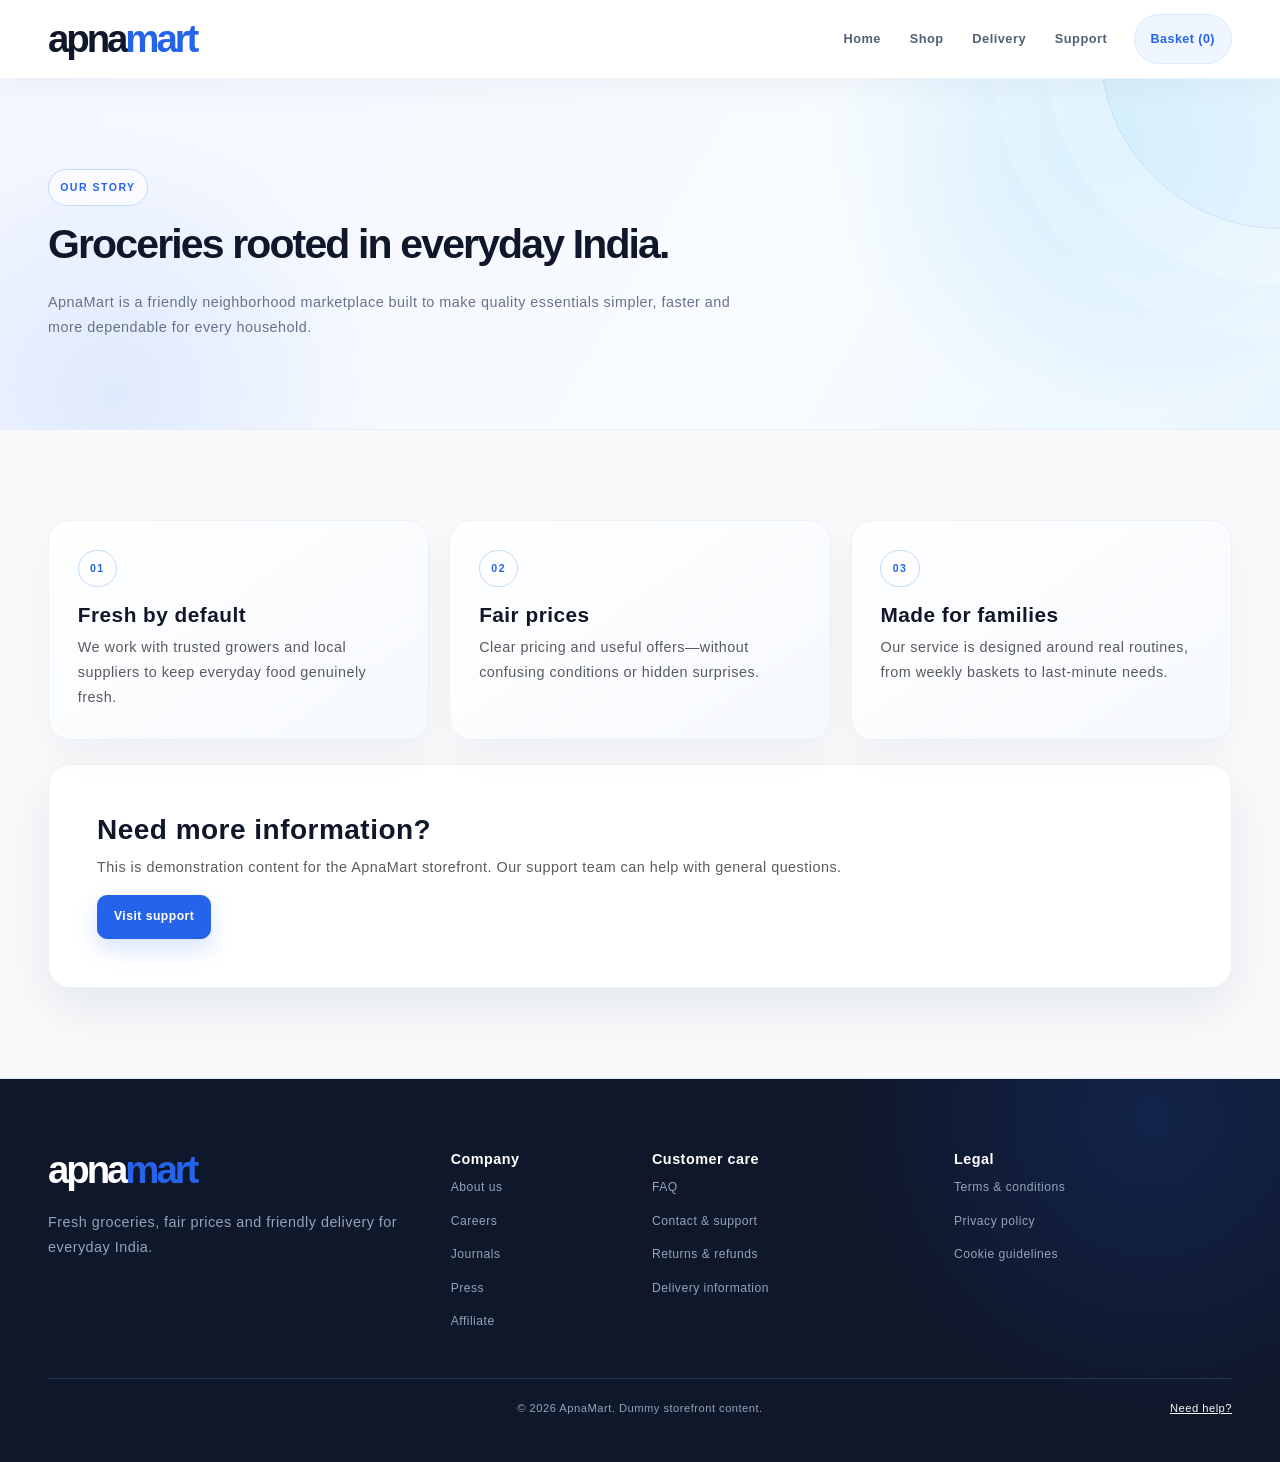
<file: about.html>
<!doctype html><html lang="en"><head><meta charset="utf-8"><meta name="viewport" content="width=device-width,initial-scale=1"><meta name="description" content="ApnaMart storefront page"><title>ApnaMart</title><link rel="icon" type="image/svg+xml" href="assets/icons/apnamart-favicon.svg"><link rel="stylesheet" href="css/bootstrap.min.css"><link rel="stylesheet" href="css/style.css"><link rel="stylesheet" href="css/pages.css"></head><body><header class="page-header"><nav class="container-fluid px-4 px-lg-5 page-nav d-flex align-items-center gap-4"><a class="page-brand" href="index.html">apna<span>mart</span></a><div class="page-nav-links d-flex gap-4 ms-auto"><a href="index.html">Home</a><a href="product-details.html">Shop</a><a href="delivery.html">Delivery</a><a href="support.html">Support</a></div><a class="cart-link text-decoration-none text-dark ms-auto ms-lg-0" href="checkout.html">Basket (<span data-cart-count>0</span>)</a></nav></header><main id="pageContent"></main><footer class="page-footer"><div class="container-fluid px-4 px-lg-5"><div class="row g-4"><div class="col-lg-4"><a class="page-brand" href="index.html">apna<span>mart</span></a><p class="small mt-3">Fresh groceries, fair prices and friendly delivery for everyday India.</p></div><div class="col-6 col-lg-2"><h2 class="footer-title">Company</h2><div class="footer-links"><a href="about.html">About us</a><a href="careers.html">Careers</a><a href="journals.html">Journals</a><a href="press.html">Press</a><a href="affiliate.html">Affiliate</a></div></div><div class="col-6 col-lg-3"><h2 class="footer-title">Customer care</h2><div class="footer-links"><a href="faq.html">FAQ</a><a href="support.html">Contact & support</a><a href="returns.html">Returns & refunds</a><a href="delivery.html">Delivery information</a></div></div><div class="col-6 col-lg-3"><h2 class="footer-title">Legal</h2><div class="footer-links"><a href="terms.html">Terms & conditions</a><a href="privacy.html">Privacy policy</a><a href="cookies.html">Cookie guidelines</a></div></div></div><div class="footer-bottom d-flex justify-content-between flex-wrap gap-2"><span>© 2026 ApnaMart. Dummy storefront content.</span><a class="text-light" href="support.html">Need help?</a></div></div></footer><script defer src="js/bootstrap.bundle.min.js"></script><script defer src="js/pages.js"></script></body></html>
</file>
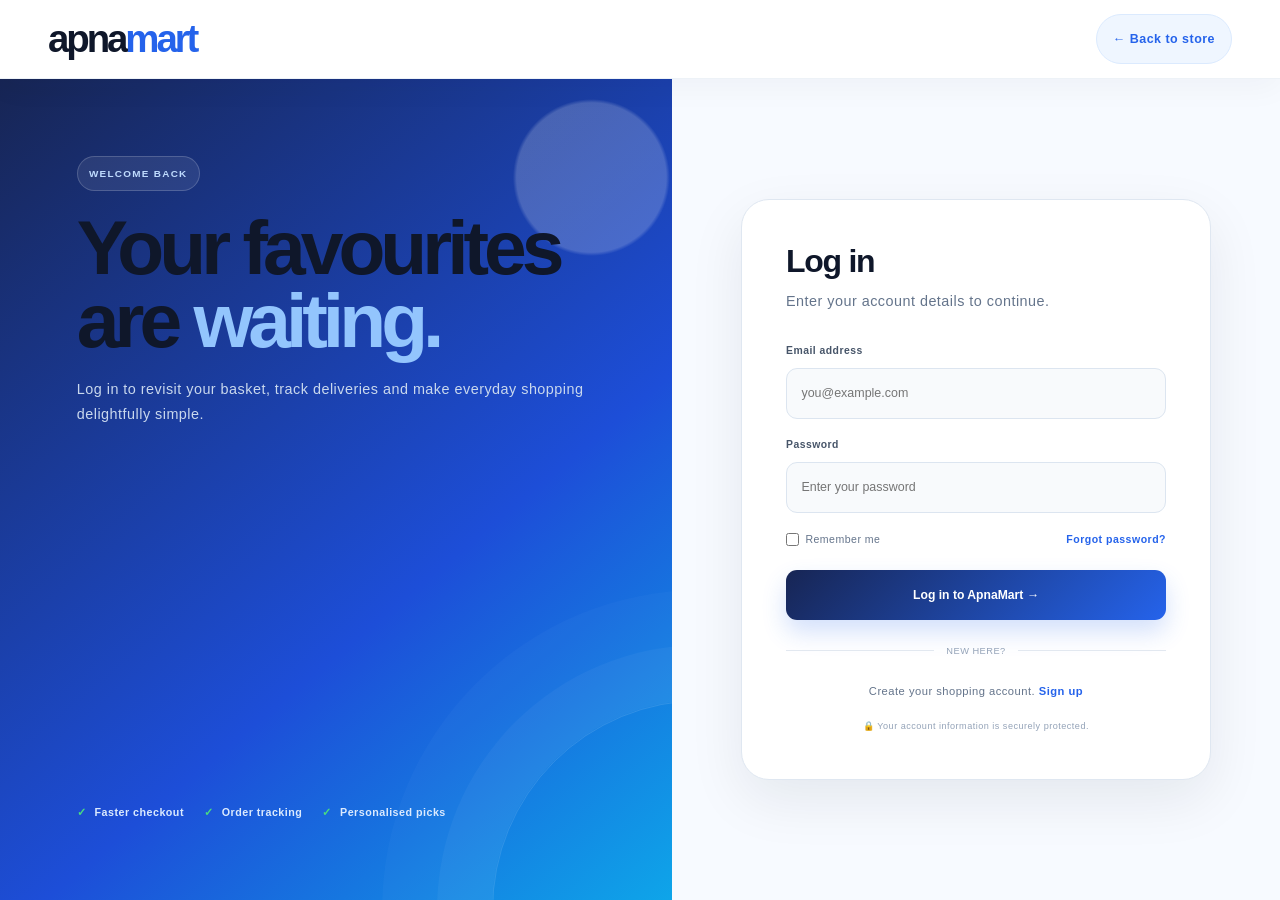
<file: login.html>
<!doctype html>
<html lang="en">
<head>
  <meta charset="utf-8"><meta name="viewport" content="width=device-width,initial-scale=1">
  <meta name="description" content="Log in to your ApnaMart account"><title>Log in | ApnaMart</title>
  <link rel="icon" type="image/svg+xml" href="assets/icons/apnamart-favicon.svg">
  <link rel="stylesheet" href="css/bootstrap.min.css"><link rel="stylesheet" href="css/style.css"><link rel="stylesheet" href="css/pages.css">
</head>
<body class="auth-page">
  <header class="page-header"><nav class="container-fluid px-4 px-lg-5 page-nav d-flex align-items-center"><a class="page-brand" href="index.html">apna<span>mart</span></a><a class="cart-link text-decoration-none ms-auto" href="index.html">← Back to store</a></nav></header>
  <main class="auth-shell">
    <section class="auth-visual"><div><span class="auth-kicker">Welcome back</span><h1>Your favourites are <em>waiting.</em></h1><p class="auth-visual-copy">Log in to revisit your basket, track deliveries and make everyday shopping delightfully simple.</p></div><div class="auth-benefits"><span><b>✓</b> Faster checkout</span><span><b>✓</b> Order tracking</span><span><b>✓</b> Personalised picks</span></div></section>
    <section class="auth-form-side"><form class="auth-card" action="index.html" method="get"><h2>Log in</h2><p>Enter your account details to continue.</p><div class="auth-field"><label for="login-email">Email address</label><input id="login-email" name="email" type="email" autocomplete="email" placeholder="you@example.com" required></div><div class="auth-field"><label for="login-password">Password</label><input id="login-password" name="password" type="password" autocomplete="current-password" placeholder="Enter your password" minlength="6" required></div><div class="auth-row"><label><input type="checkbox" name="remember"> Remember me</label><a href="support.html">Forgot password?</a></div><button class="auth-submit" type="submit">Log in to ApnaMart →</button><div class="auth-divider">New here?</div><p class="auth-switch">Create your shopping account. <a href="signup.html">Sign up</a></p><small class="auth-note">🔒 Your account information is securely protected.</small></form></section>
  </main>
</body>
</html>
</file>
<file: css/style.css>
:root {
    /* widths for rows and containers
     */
    --header-height       : 160px;
    --header-height-min   : 80px;
}
/* on mobile devices below 600px
 */
@media screen and (max-width: 600px) {
    :root {
        --header-height : 100px;
        --header-height-min   : 80px;
    }
}
/* Theme Colors */
:root {
    --accent-color       : #FFC43F;
    --dark-color         : #222222;
    --light-dark-color   : #727272;
    --light-color        : #fff;
    --grey-color         : #dbdbdb;
    --light-grey-color   : #fafafa;
    --primary-color      : #6995B1;
    --light-primary-color   : #eef1f3;
    --apna-section-heading-size: clamp(2rem, 3.2vw, 2.75rem);
    --apna-paragraph-size: .9rem;
    --apna-paragraph-leading: 1.72;
}

/* Fonts */
:root {
    --body-font           : "Open Sans", sans-serif;
    --heading-font        : "Nunito", sans-serif;
}

body {
  --bs-link-color: #333;
  --bs-link-hover-color:#333;

  --bs-link-color-rgb: 40,40,40;
  --bs-link-hover-color-rgb: 0,0,0;

  /* --bs-link-color: #FFC43F;
  --bs-link-hover-color: #FFC43F; */

  --bs-light-rgb: 248, 248, 248;

  --bs-font-sans-serif: "Open Sans", sans-serif;
  --bs-body-font-family: var(--bs-font-sans-serif);
  --bs-body-font-size: 1rem;
  --bs-body-font-weight: 400;
  --bs-body-line-height: 2;
  --bs-body-color: #747474;

  --bs-primary: #FFC43F;
  --bs-primary-rgb: 255, 196, 63;

  --bs-success: #a3be4c;
  --bs-success-rgb: 163, 190, 76;
  
  --bs-primary-bg-subtle: #FFF9EB;
  --bs-success-bg-subtle: #eef5e5;
  
  --bs-border-color: #F7F7F7;

  --bs-secondary-rgb: 230, 243, 251;
  /* --bs-success-rgb: 238, 245, 228; */
  --bs-danger-rgb: 249, 235, 231;
  --bs-warning-rgb: 255, 249, 235;
  --bs-info-rgb: 230, 243, 250;
}
.btn-primary {
  --bs-btn-color: #fff;
  --bs-btn-bg: #ffc43f;
  --bs-btn-border-color: transparent;
  --bs-btn-hover-color: #fff;
  --bs-btn-hover-bg: #f7a422;
  --bs-btn-hover-border-color: transparent;
  --bs-btn-focus-shadow-rgb: 49,132,253;
  --bs-btn-active-color: #fff;
  --bs-btn-active-bg: #ffc43f;
  --bs-btn-active-border-color: transparent;
  --bs-btn-active-shadow: inset 0 3px 5px rgba(0, 0, 0, 0.125);
  --bs-btn-disabled-color: #fff;
  --bs-btn-disabled-bg: #d3d7dd;
  --bs-btn-disabled-border-color: transparent;
}
.btn-outline-primary {
  --bs-btn-color: #ffc43f;
  --bs-btn-border-color: #ffc43f;
  --bs-btn-hover-color: #fff;
  --bs-btn-hover-bg: #ffc107;
  --bs-btn-hover-border-color: #ffc107;
  --bs-btn-focus-shadow-rgb: 13,110,253;
  --bs-btn-active-color: #fff;
  --bs-btn-active-bg: #ffc107;
  --bs-btn-active-border-color: #ffc107;
  --bs-btn-active-shadow: inset 0 3px 5px rgba(0, 0, 0, 0.125);
  --bs-btn-disabled-color: #fff3cd;
  --bs-btn-disabled-bg: transparent;
  --bs-btn-disabled-border-color: #fff3cd;
  --bs-gradient: none;
}
.btn-outline-light {
  --bs-btn-color: #747474;
  --bs-btn-border-color: #EFEFEF;
  --bs-btn-hover-color: #000;
  --bs-btn-hover-bg: #EFEFEF;
  --bs-btn-hover-border-color: #EFEFEF;
  --bs-btn-focus-shadow-rgb: 248,249,250;
  --bs-btn-active-color: #000;
  --bs-btn-active-bg: #EFEFEF;
  --bs-btn-active-border-color: #EFEFEF;
  --bs-btn-active-shadow: inset 0 3px 5px rgba(0, 0, 0, 0.125);
  --bs-btn-disabled-color: #EFEFEF;
  --bs-btn-disabled-bg: transparent;
  --bs-btn-disabled-border-color: #EFEFEF;
  --bs-gradient: none;
}
.btn-warning {
  --bs-btn-color: #747474;
  --bs-btn-bg: #FCF7EB;
  --bs-btn-border-color: #FCF7EB;
  --bs-btn-hover-color: #747474;
  --bs-btn-hover-bg: #FFECBE;
  --bs-btn-hover-border-color: #FFECBE;
  --bs-btn-focus-shadow-rgb: 217,164,6;
  --bs-btn-active-color: #000;
  --bs-btn-active-bg: #FFECBE;
  --bs-btn-active-border-color: #FFECBE;
  --bs-btn-active-shadow: inset 0 3px 5px rgba(0, 0, 0, 0.125);
  --bs-btn-disabled-color: #000;
  --bs-btn-disabled-bg: #FCF7EB;
  --bs-btn-disabled-border-color: #FCF7EB;
}
.btn-success {
  --bs-btn-color: #222;
  --bs-btn-bg: #EEF5E4;
  --bs-btn-border-color: #EEF5E4;
  --bs-btn-hover-color: #222;
  --bs-btn-hover-bg: #9de3c2;
  --bs-btn-hover-border-color: #9de3c2;
  --bs-btn-focus-shadow-rgb: 60,153,110;
  --bs-btn-active-color: #222;
  --bs-btn-active-bg: #9de3c2;
  --bs-btn-active-border-color: #9de3c2;
  --bs-btn-active-shadow: inset 0 3px 5px rgba(0, 0, 0, 0.125);
  --bs-btn-disabled-color: #222;
  --bs-btn-disabled-bg: #EEF5E4;
  --bs-btn-disabled-border-color: #EEF5E4;
}
.btn-danger {
  --bs-btn-color: #222;
  --bs-btn-bg: #FFEADA;
  --bs-btn-border-color: #FFEADA;
  --bs-btn-hover-color: #222;
  --bs-btn-hover-bg: #ecc9af;
  --bs-btn-hover-border-color: #ecc9af;
  --bs-btn-focus-shadow-rgb: 60,153,110;
  --bs-btn-active-color: #222;
  --bs-btn-active-bg: #ecc9af;
  --bs-btn-active-border-color: #ecc9af;
  --bs-btn-active-shadow: inset 0 3px 5px rgba(0, 0, 0, 0.125);
  --bs-btn-disabled-color: #222;
  --bs-btn-disabled-bg: #FFEADA;
  --bs-btn-disabled-border-color: #FFEADA;
}
body {
  letter-spacing: 0.03em;
}
h1,h2,h3,h4,h5,h6 {
  font-family: var(--heading-font);
  color: var(--dark-color);
  font-weight: 700;
}
.display-1,
.display-2,
.display-3,
.display-4,
.display-5,
.display-6 {
  font-weight: 700;
}
.breadcrumb.text-white {
  --bs-breadcrumb-divider-color: #fff;
  --bs-breadcrumb-item-active-color: var(--bs-primary);
}
.dropdown-menu {
  --bs-dropdown-link-active-bg: var(--bs-primary);
}
.nav-pills .nav-link {
  --bs-nav-pills-link-active-color: #111;
  --bs-nav-pills-link-active-bg: #f1f1f1;
}

.container, .container-fluid, .container-lg, .container-md, .container-sm, .container-xl, .container-xxl {
  --bs-gutter-x: 3rem;
}
/*----------------------------------------------*/
/* 6. SITE STRUCTURE */
/*----------------------------------------------*/
/* 6.1 Header
--------------------------------------------------------------*/
.apnamart-logo {
  display: inline-block;
  color: #222;
  font-family: "Nunito", sans-serif;
  font-size: clamp(1.8rem, 3vw, 2.65rem);
  font-weight: 700;
  letter-spacing: -0.08em;
  line-height: 1;
  white-space: nowrap;
}
.apnamart-logo span {
  color: var(--accent-color);
}

/* *** Start editing below this line *** */
.container-fluid {
  max-width: 1600px;
}
.banner-blocks {
  display: grid;
  grid-template-columns: repeat(12, 1fr);
  grid-template-rows: repeat(2, 1fr);
  grid-gap: 2rem;
}
.block-1 { grid-area: 1 / 1 / 3 / 8; }
.block-2 { grid-area: 1 / 8 / 2 / 13; }
.block-3 { grid-area: 2 / 8 / 3 / 13; }

@media screen and (max-width:1140px) {
  .banner-blocks {
    grid-template-columns: 1fr;
    grid-template-rows: repeat(4, 1fr);
  }
  .block-1 { grid-area: 1 / 1 / 3 / 2; }
  .block-2 { grid-area: 3 / 1 / 4 / 2; }
  .block-3 { grid-area: 4 / 1 / 5 / 2; }
  
}

/* banner ad */
.banner-ad {
  position: relative;
  overflow: hidden;
  border-radius: 12px;
}
.banner-ad.blue {
  background: #e6f3fb;
}
.banner-ad .swiper-pagination {
  bottom: 40px;
  left: 0;
  right: 0;
}
.banner-ad .swiper-pagination .swiper-pagination-bullet {
  width: 16px;
  height: 16px;
  margin: 4px;
  background: #FFF;
  opacity: 1;
  transition: background 0.3s ease-out;
}
.banner-ad .swiper-pagination .swiper-pagination-bullet.swiper-pagination-bullet-active{
  background: #FFC43F;
}
.banner-ad .swiper-slide {
  min-height: 630px;
  display: flex;
}
/* .banner-ad .banner-content {
  padding: 52px;
}
.banner-ad.large .banner-content {
  padding: 90px;
} */
.banner-ad .banner-content .categories {
  font-family: 'Garamond';
  font-size: 37px;
  text-transform: capitalize;
  color: var(--dark-color);
}
.banner-ad .banner-content .sale {
  position: relative;
  display: inline-block;
}
.banner-ad .banner-content .sale:before {
  content: '';
  width: 80px;
  border-bottom: 1px solid #111;
  position: absolute;
  bottom: 6px;
}
.banner-ad .banner-content .sale:after {
  content: 'SALE';
  font-family: var(--body-font);
  position: absolute;
  font-size: 11px;
  line-height: 15px;
  letter-spacing: 0.3em;
  text-transform: uppercase;
  color: #252525;
  bottom: 0;
  right: 0;
}
.banner-ad .banner-content .banner-title {
  letter-spacing: 0.02em;
  font-size: 33px;
}
.banner-ad.large .banner-content .categories {
  color: var(--accent-color);
}
.banner-ad.large .banner-content .banner-title {
  font-size: 54px;
}

/* Swiper carousel */
.swiper-prev,
.swiper-next {
  width: 38px;
  height: 38px;
  line-height: 38px;
  background: #F1F1F1;
  color: #222222;
  padding: 0;
  text-align: center;
  border-radius: 10px;
  --bs-btn-border-color: transparent;
  --bs-btn-active-bg: #ec9b22;
  --bs-btn-active-border-color: transparent;
  --bs-btn-hover-bg: #FFC43F;
  --bs-btn-hover-border-color: transparent;
  --bs-btn-disabled-color: #ccc;
  --bs-btn-disabled-bg: #eaeaea;
  --bs-btn-disabled-border-color: #eaeaea
}
.swiper-prev:hover,
.swiper-next:hover {
  background: #FFC43F;
}
.btn-link {
  margin-right: 30px;
  font-weight: 600;
  font-size: 16px;
  line-height: 22px;
  text-align: right;
  text-transform: capitalize;
  color: #787878;
}
/* category carousel */
.category-carousel .category-item {
  background: #FFFFFF;
  border: 1px solid #FBFBFB;
  box-shadow: 0px 5px 22px rgba(0, 0, 0, 0.04);
  border-radius: 16px;
  text-align: center;
  padding: 60px 20px;
  margin: 20px 0;
  transition: box-shadow 0.3s ease-out, transform 0.3s ease-out;
}
.category-carousel .category-item:hover {
  transform: translate3d(0,-10px,0);
  box-shadow: 0px 21px 44px rgba(0, 0, 0, 0.08);
}
.category-carousel .category-item .category-title {
  font-weight: 600;
  font-size: 20px;
  line-height: 27px;
  letter-spacing: 0.02em;
  text-transform: capitalize;
  color: #222222;
  margin-top: 20px;
}

/* brand carousel */
.brand-carousel .brand-item {
  background: #FFFFFF;
  border: 1px solid #FBFBFB;
  box-shadow: 0px 5px 22px rgba(0, 0, 0, 0.04);
  border-radius: 16px;
  padding: 16px;
}
.brand-carousel .brand-item img {
  width: 100%;
  border-radius: 12px;
}
.brand-carousel .brand-item .brand-details {
  margin-left: 15px;
}
.brand-carousel .brand-item .brand-title {
  margin: 0;
}

/* product tabs */
.product-tabs .nav-tabs {
  justify-content: flex-end;
  border: none;
  
  --bs-nav-link-hover-color: #111;
  --bs-nav-link-color: #555;
  --bs-nav-tabs-link-border-color: #fff;
  --bs-nav-tabs-link-hover-border-color: transparent;
  --bs-nav-tabs-link-active-border-color: #fff;
}
.product-tabs .nav-tabs .nav-link.active, 
.product-tabs .nav-tabs .nav-item.show .nav-link {
  /* border: none; */
  border-bottom: 3px solid var(--accent-color);
}

/* product-grid */
/* .product-grid {
  gap: 25px;
} */
.product-item {
  position: relative;
  padding: 16px;
  background: #FFFFFF;
  border: 1px solid #FBFBFB;
  box-shadow: 0px 5px 22px rgba(0, 0, 0, 0.04);
  border-radius: 16px;
  margin-bottom: 30px;
  transition: box-shadow 0.3s ease-out;
}
.product-item:hover {
  box-shadow: 0px 21px 44px rgba(0, 0, 0, 0.08);
}
.product-item h3 {
  display: block;
  width: 100%;
  font-weight: 600;
  font-size: 18px;
  line-height: 25px;
  text-transform: capitalize;
  color: #333333;
  margin: 0;
}
.product-item figure {
  background: #F9F9F9;
  border-radius: 12px;
  text-align: center;
}
.product-item figure img {
  max-height: 210px;
  height: auto;
}
.product-item .btn-wishlist {
  position: absolute;
  top: 20px;
  right: 20px;
  width: 50px;
  height: 50px;
  border-radius: 50px;
  display: flex;
  align-items: center;
  justify-content: center;
  background: #fff;
  border: 1px solid #d8d8d8;
  transition: all 0.3s ease-out;
}
.product-item .btn-wishlist:hover {
  background: rgb(240, 56, 56);
  color: #fff;
}
.product-item .qty {
  font-weight: 400;
  font-size: 13px;
  line-height: 18px;
  letter-spacing: 0.02em;
  text-transform: uppercase;
  color: #9D9D9D;
}
.product-item .rating {
  font-weight: 600;
  font-size: 13px;
  line-height: 18px;
  text-transform: capitalize;
  color: #222222;
}
.product-item .rating iconify-icon {
  color: #FFC43F;
}
.product-item .price {
  display: block;
  width: 100%;
  font-weight: 600;
  font-size: 22px;
  line-height: 30px;
  text-transform: capitalize;
  color: #222222;
}
.product-item .product-qty {
  width: 85px;
}
.product-item .btn-link {
  text-decoration: none;
}
.product-item #quantity {
  height: auto;
  width: 28px;
  text-align: center;
  border: none;
  margin: 0;
  padding: 0;
}
.product-item .btn-number {
  width: 26px;
  height: 26px;
  line-height: 1;
  text-align: center;
  background: #FFFFFF;
  border: 1px solid #E2E2E2;
  border-radius: 6px;
  color: #222;
  padding: 0;
}

/* cart */
.cart .product-qty {
  min-width: 130px;
}

/* floating image */
.image-float {
  margin-top: -140px;
  margin-bottom: -140px;
}
@media screen and (max-width:991px) {
  .image-float {
    margin: 0;
  }
}
 /* post item */
.post-item .post-meta {
  font-size: 0.8rem;
  line-height: 1;
}
.post-item .post-meta svg {
  margin-right: 5px;
}

@media screen and (max-width: 991px) {
  /* offcanvas menu */
  .offcanvas-body .nav-item {
    font-weight: 700;
    border-bottom: 1px solid #d1d1d1;
  }
  .offcanvas-body .filter-categories {
    width: 100%;
    margin-bottom: 20px !important;
    border: 1px solid #d1d1d1 !important;
    padding: 14px;
    border-radius: 8px;
  }
  /* dropdown-menu */
  .dropdown-menu {
    padding: 0;
    border: none;
    line-height: 1.4;
    font-size: 0.9em;
  }
  .dropdown-menu a {
    padding-left: 0;
  }
  .dropdown-toggle::after {
    position: absolute;
    right: 0;
    top: 21px;
  }
}

/* single product */
/* product-thumbnail-slider */
.product-thumbnail-slider {
  height: 740px;
}
@media screen and (max-width:992px) {
  .product-thumbnail-slider {
    margin-top: 20px;
    height: auto;
  }
}
@media screen and (min-width:992px) {
  .product-thumbnail-slider {
    height: 520px;
  }
}
@media screen and (min-width:1200px) {
  .product-thumbnail-slider {
    height: 740px;
  }
}

/* ApnaMart navigation */
.apna-nav-header {
  padding: 1.35rem 1.25rem;
  border-bottom: 1px solid #ecece4;
  justify-content: space-between;
}
.apna-nav-body {
  font-family: "Open Sans", sans-serif;
}
.apna-nav-intro,
.apna-mobile-categories,
.apna-nav-promo,
.apna-nav-footer {
  display: none;
}
.apna-department-toggle {
  min-width: 225px;
  min-height: 48px;
  display: flex;
  align-items: center;
  gap: .7rem;
  padding: .75rem 1rem;
  border: 0;
  border-radius: 12px;
  background: #f4f6ed;
  color: #24271f;
  font-size: .82rem;
  font-weight: 700;
}
.apna-grid-mark {
  width: 27px;
  height: 27px;
  display: grid;
  place-items: center;
  border-radius: 8px;
  background: #6bb252;
  color: #fff;
  font-size: 1rem;
}
.apna-department-dropdown,
.apna-pages-dropdown {
  padding: .55rem;
  border: 1px solid #e8e8df;
  border-radius: 14px;
  box-shadow: 0 18px 45px rgba(35, 45, 28, .12);
}
.apna-department-dropdown .dropdown-item,
.apna-pages-dropdown .dropdown-item {
  padding: .7rem .8rem;
  border-radius: 9px;
  font-size: .8rem;
}
.apna-department-dropdown .dropdown-item span {
  display: inline-block;
  width: 28px;
}
.apna-main-links {
  display: flex;
  flex: 1;
  flex-direction: row;
  align-items: center;
  justify-content: center;
  gap: 1.4rem;
  margin: 0 1.8rem;
}
.apna-main-links .nav-link {
  display: flex;
  align-items: center;
  gap: .45rem;
  padding: .75rem .15rem;
  color: #55594f;
  font-size: .82rem;
  font-weight: 600;
  white-space: nowrap;
}
.apna-main-links .nav-link:hover,
.apna-main-links .active .nav-link {
  color: #579e41;
}
.apna-sale-pill {
  padding: .2rem .42rem;
  border-radius: 999px;
  background: #ffc43f;
  color: #3b310f;
  font-size: .58rem;
  letter-spacing: .04em;
  text-transform: uppercase;
}
.apna-nav-body a:focus-visible,
.apna-nav-body button:focus-visible {
  outline: 3px solid rgba(107,178,82,.3);
  outline-offset: 2px;
}

@media (min-width: 992px) {
  .apna-nav-header {
    display: none;
  }
  .apna-nav-body {
    display: flex;
    width: 100%;
    align-items: center;
    justify-content: center;
    padding: 0;
    overflow: visible;
  }
}

@media (max-width: 991.98px) {
  #offcanvasNavbar {
    width: min(390px, 92vw);
    border: 0;
    background: #fbfbf7;
  }
  .apna-nav-body {
    display: flex;
    flex-direction: column;
    align-items: center;
    justify-content: center;
    padding: 1.35rem;
    text-align: center;
  }
  .apna-nav-intro {
    display: block;
    margin-bottom: 1.25rem;
  }
  .apna-nav-kicker {
    color: #6bb252;
    font-size: .67rem;
    font-weight: 700;
    letter-spacing: .14em;
    text-transform: uppercase;
  }
  .apna-nav-intro h2 {
    max-width: 280px;
    margin: .45rem auto 0;
    font: 700 1.65rem/1.08 "Nunito", sans-serif;
    letter-spacing: -.035em;
  }
  .apna-department-menu {
    width: 100%;
  }
  .apna-department-toggle {
    width: 100%;
    justify-content: center;
    background: #edf4e7;
    position: relative;
  }
  .apna-department-toggle::after {
    position: absolute;
    right: 1rem;
    margin-left: 0;
  }
  .apna-department-dropdown {
    width: 100%;
  }
  .apna-mobile-categories {
    display: grid;
    grid-template-columns: repeat(4, 1fr);
    gap: .55rem;
    margin: 1rem 0 1.35rem;
  }
  .apna-mobile-categories a {
    min-width: 0;
    display: grid;
    place-items: center;
    gap: .35rem;
    padding: .75rem .25rem;
    border: 1px solid #e7e7df;
    border-radius: 13px;
    background: #fff;
    color: #4b4f46;
    text-decoration: none;
  }
  .apna-mobile-categories a span {
    font-size: 1.3rem;
  }
  .apna-mobile-categories small {
    font-size: .62rem;
    font-weight: 700;
  }
  .apna-main-links {
    display: grid;
    width: 100%;
    gap: .25rem;
    margin: 0;
    justify-content: stretch;
  }
  .apna-main-links .nav-item {
    border-bottom: 1px solid #e9e9e1;
  }
  .apna-main-links .nav-link {
    min-height: 48px;
    justify-content: center;
    padding: .75rem .2rem;
    color: #24271f;
    font-size: .94rem;
    font-weight: 700;
  }
  .apna-main-links .dropdown-toggle::after {
    position: absolute;
    right: .25rem;
    margin-left: 0;
  }
  .apna-pages-dropdown {
    width: 100%;
    margin-bottom: .6rem !important;
    box-shadow: none;
  }
  .apna-nav-promo {
    display: grid;
    justify-items: center;
    margin-top: 1.4rem;
    padding: 1.2rem;
    border-radius: 17px;
    background: linear-gradient(135deg, #ffdc72, #ffc43f);
    color: #30280f;
    position: relative;
    overflow: hidden;
  }
  .apna-nav-promo::after {
    content: "20%";
    position: absolute;
    right: -5px;
    bottom: -18px;
    color: rgba(255,255,255,.35);
    font: 700 4.5rem "Nunito", sans-serif;
  }
  .apna-nav-promo span {
    font-size: .6rem;
    font-weight: 700;
    letter-spacing: .13em;
  }
  .apna-nav-promo strong {
    font: 700 1.3rem "Nunito", sans-serif;
  }
  .apna-nav-promo small {
    font-size: .68rem;
  }
  .apna-nav-footer {
    display: flex;
    justify-content: center;
    gap: 1rem;
    margin-top: auto;
    padding-top: 1.4rem;
    font-size: .72rem;
    font-weight: 700;
  }
  .apna-nav-footer a {
    color: #5e6258;
    text-decoration: none;
  }
  .apna-status-dot {
    display: inline-block;
    width: 7px;
    height: 7px;
    margin-right: .35rem;
    border-radius: 50%;
    background: #6bb252;
    box-shadow: 0 0 0 4px rgba(107,178,82,.13);
  }
  .apna-login-link {
    color: #508f3d !important;
  }
}

/* Enhanced classic landing hero */
.apna-auth-nav { gap: .35rem; }
.apna-header-login,
.apna-header-signup {
  min-height: 40px;
  display: inline-flex;
  align-items: center;
  justify-content: center;
  padding: .65rem .85rem;
  border-radius: 10px;
  font-size: .7rem;
  font-weight: 800;
  text-decoration: none;
  white-space: nowrap;
  transition: background .2s ease, color .2s ease, transform .2s ease, box-shadow .2s ease;
}
.apna-header-login { color: #334155; }
.apna-header-login:hover { background: #eff6ff; color: #2563eb; }
.apna-header-signup { gap: .55rem; background: #172554; color: #fff; box-shadow: 0 8px 18px rgba(23,37,84,.16); }
.apna-header-signup:hover { background: #2563eb; color: #fff; transform: translateY(-1px); box-shadow: 0 11px 24px rgba(37,99,235,.2); }
.apna-header-signup span { font-size: .9rem; }

.apna-classic-hero {
  padding-top: 1.25rem !important;
  padding-bottom: 2.25rem !important;
  background:
    radial-gradient(circle at 8% 15%, rgba(107,178,82,.08), transparent 23%),
    radial-gradient(circle at 91% 80%, rgba(255,196,63,.12), transparent 20%),
    #fff;
}
.apna-classic-hero .banner-blocks {
  gap: 1rem;
}
.apna-classic-hero .banner-ad {
  border: 1px solid rgba(40,45,34,.06);
  border-radius: 28px;
  box-shadow: 0 18px 50px rgba(45,55,35,.07);
  transition: box-shadow .3s ease;
}
.apna-classic-hero .banner-ad:hover {
  box-shadow: 0 25px 60px rgba(45,55,35,.11);
}
.apna-main-banner {
  background: linear-gradient(125deg, #e7f1c4 0%, #f3f6df 57%, #dce9ba 100%) !important;
  isolation: isolate;
  position: relative;
}
.apna-main-banner::before,
.apna-main-banner::after {
  content: "";
  position: absolute;
  z-index: -1;
  border: 1px solid rgba(80,105,45,.1);
  border-radius: 50%;
  pointer-events: none;
}
.apna-main-banner::before {
  width: 410px;
  height: 410px;
  right: -130px;
  top: -120px;
  box-shadow: 0 0 0 55px rgba(255,255,255,.12), 0 0 0 110px rgba(255,255,255,.08);
}
.apna-main-banner::after {
  width: 180px;
  height: 180px;
  left: -90px;
  bottom: -95px;
}
.apna-main-banner .banner-content {
  min-height: 590px;
  align-items: center;
}
.apna-main-banner .content-wrapper {
  position: relative;
  z-index: 3;
}
.apna-main-banner .content-wrapper h3 {
  max-width: 700px;
  margin-bottom: 1.25rem;
  color: #25291f;
  font: 700 clamp(3rem, 5.6vw, 5.6rem)/.97 "Nunito", sans-serif;
  letter-spacing: -.065em;
}
.apna-main-banner .content-wrapper p {
  max-width: 570px;
  color: #62685a;
  font-size: 1rem;
  line-height: 1.75;
}
.apna-hero-eyebrow,
.apna-main-banner .categories {
  display: inline-flex;
  align-items: center;
  width: auto;
  padding: .45rem .75rem !important;
  border: 1px solid rgba(70,95,40,.14);
  border-radius: 999px;
  background: rgba(255,255,255,.48);
  color: #557e36 !important;
  font-size: .67rem !important;
  font-weight: 700;
  letter-spacing: .1em;
  text-transform: uppercase;
}
.apna-main-banner .btn {
  border: 0;
  border-radius: 10px !important;
  background: #272a22;
  color: #fff;
  font-size: .7rem !important;
  font-weight: 700;
  letter-spacing: .08em;
  box-shadow: 0 12px 24px rgba(39,42,34,.16);
}
.apna-main-banner .btn:hover {
  background: #6bb252;
  color: #fff;
  transform: translateY(-2px);
}
.apna-main-banner .img-wrapper {
  min-height: 450px;
  display: grid;
  place-items: center;
  position: relative;
}
.apna-main-banner .img-wrapper::before {
  content: "";
  width: min(29vw, 385px);
  aspect-ratio: 1;
  position: absolute;
  border-radius: 50%;
  background: rgba(255,255,255,.48);
  box-shadow: 0 0 0 38px rgba(255,255,255,.14);
}
.apna-main-banner .img-wrapper img {
  width: 86%;
  max-height: 440px;
  object-fit: contain;
  position: relative;
  z-index: 2;
  filter: drop-shadow(0 25px 22px rgba(55,65,40,.16));
  animation: apna-product-float 5.5s ease-in-out infinite;
}
.apna-main-banner .swiper-pagination {
  left: 3rem;
  bottom: 1.75rem;
  width: auto;
}
.apna-main-banner .swiper-pagination-bullet {
  width: 7px;
  height: 7px;
  background: #272a22;
  opacity: .25;
  transition: width .25s, opacity .25s;
}
.apna-main-banner .swiper-pagination-bullet-active {
  width: 26px;
  border-radius: 999px;
  opacity: 1;
}
.apna-promo-card {
  min-height: 287px;
  overflow: hidden;
  isolation: isolate;
  position: relative;
  animation: apna-promo-background 7s ease-in-out infinite alternate;
}
.apna-promo-card::before {
  content: "";
  width: 230px;
  height: 230px;
  position: absolute;
  right: -35px;
  top: 50%;
  z-index: -1;
  border-radius: 50%;
  background: rgba(255,255,255,.36);
  transform: translateY(-50%);
  animation: apna-orbit-breathe 5s ease-in-out infinite;
}
.apna-fruit-card {
  background-color: #f5d6be !important;
}
.apna-bakery-card {
  background-color: #cde3d0 !important;
}
.apna-promo-card .banner-content {
  min-height: 287px;
  align-items: center;
}
.apna-promo-card .content-wrapper {
  position: relative;
  z-index: 3;
}
.apna-promo-card .categories.sale {
  display: inline-block;
  margin-bottom: .5rem !important;
  padding: .35rem .62rem !important;
  border-radius: 999px;
  background: rgba(255,255,255,.58);
  color: #3d4539;
  font-size: .66rem;
  font-weight: 700;
  letter-spacing: .08em;
  text-transform: uppercase;
}
.apna-promo-card .categories.sale::before,
.apna-promo-card .categories.sale::after {
  display: none;
}
.apna-promo-card h3 {
  max-width: 190px;
  margin: .55rem 0 1rem;
  font: 700 clamp(1.65rem, 2.5vw, 2.4rem)/1 "Nunito", sans-serif;
  letter-spacing: -.045em;
}
.apna-promo-card .nav-link {
  display: inline-flex !important;
  width: auto;
  padding: 0 0 .2rem !important;
  border-bottom: 1px solid currentColor;
  color: #33372f;
  font-size: .72rem;
  font-weight: 700;
}
.apna-promo-card .nav-link svg {
  width: 17px;
  margin-left: .35rem;
  transition: transform .2s;
}
.apna-promo-card .nav-link:hover svg {
  transform: translateX(4px);
}

@keyframes apna-product-float {
  0%, 100% { transform: translate3d(0, 0, 0) rotate(0deg); }
  50% { transform: translate3d(0, -10px, 0) rotate(-1.25deg); }
}

@keyframes apna-promo-background {
  0% { background-position: 92% 55%; }
  100% { background-position: 89% 48%; }
}

@keyframes apna-orbit-breathe {
  0%, 100% { opacity: .72; transform: translateY(-50%) scale(1); }
  50% { opacity: 1; transform: translateY(-50%) scale(1.06); }
}

@media (max-width: 991.98px) {
  .apna-main-banner .banner-content {
    min-height: 520px;
  }
  .apna-main-banner .content-wrapper h3 {
    font-size: clamp(2.8rem, 8vw, 4.6rem);
  }
  .apna-classic-hero .block-2,
  .apna-classic-hero .block-3 {
    min-height: 280px;
  }
}

@media (max-width: 767.98px) {
  .apna-classic-hero .banner-blocks {
    gap: .85rem;
  }
  .apna-main-banner .banner-content {
    min-height: 700px;
    align-content: start;
    padding: 2.1rem 1.5rem 3.5rem !important;
  }
  .apna-main-banner .content-wrapper h3 {
    font-size: clamp(2.65rem, 13vw, 3.7rem);
  }
  .apna-main-banner .img-wrapper {
    min-height: 290px;
    margin-top: 1rem;
  }
  .apna-main-banner .img-wrapper::before {
    width: 230px;
  }
  .apna-main-banner .img-wrapper img {
    width: 62%;
    max-height: 290px;
  }
  .apna-main-banner .swiper-pagination {
    left: 1.5rem;
  }
  .apna-promo-card .banner-content {
    padding: 2rem !important;
  }
}

/* Functional centered cart drawer */
.apna-cart-drawer {
  width: min(460px, 100vw) !important;
  border: 0 !important;
  background: #fbfbf7;
  box-shadow: -24px 0 70px rgba(30,36,25,.16);
}
.apna-cart-header {
  min-height: 88px;
  padding: 1.2rem 1.4rem;
  border-bottom: 1px solid #e7e7df;
  background: #fff;
  align-items: center;
  justify-content: space-between;
}
.apna-cart-heading {
  display: flex;
  align-items: center;
  gap: .8rem;
}
.apna-cart-heading small,
.apna-cart-heading h2 {
  display: block;
  margin: 0;
}
.apna-cart-heading small {
  color: #85887f;
  font-size: .6rem;
  font-weight: 700;
  letter-spacing: .11em;
  text-transform: uppercase;
}
.apna-cart-heading h2 {
  font: 700 1.2rem "Nunito", sans-serif;
}
.apna-cart-icon {
  width: 43px;
  height: 43px;
  display: grid;
  place-items: center;
  border-radius: 13px;
  background: #edf4e7;
  color: #5b9f46;
}
.apna-cart-body {
  width: 100%;
  max-width: 430px;
  margin: 0 auto;
  padding: 1.25rem 1.4rem !important;
}
.apna-cart-progress {
  height: 7px;
  margin-bottom: 1.4rem;
  border-radius: 999px;
  background: #e8e8e0;
  position: relative;
}
.apna-cart-progress span {
  display: block;
  width: 0;
  height: 100%;
  border-radius: inherit;
  background: linear-gradient(90deg, #6bb252, #9acb65);
  transition: width .35s ease;
}
.apna-cart-progress p {
  margin: .5rem 0 0;
  color: #797d73;
  font-size: .67rem;
  text-align: center;
}
.apna-cart-items {
  display: grid;
  gap: .75rem;
  margin-top: 2.1rem;
}
.apna-cart-item {
  display: grid;
  grid-template-columns: 76px 1fr 28px;
  gap: .8rem;
  align-items: center;
  padding: .8rem;
  border: 1px solid #e7e7df;
  border-radius: 17px;
  background: #fff;
  position: relative;
}
.apna-cart-thumb {
  width: 76px;
  height: 76px;
  display: grid;
  place-items: center;
  border-radius: 13px;
  background: #f2f5eb;
  overflow: hidden;
}
.apna-cart-thumb img {
  width: 68px;
  height: 68px;
  object-fit: contain;
}
.apna-cart-item-copy h3 {
  margin: 0;
  font: 700 .86rem/1.2 "Nunito", sans-serif;
}
.apna-cart-item-copy > small {
  color: #8a8d85;
  font-size: .58rem;
}
.apna-cart-item-bottom {
  display: flex;
  align-items: center;
  justify-content: space-between;
  gap: .7rem;
  margin-top: .55rem;
}
.apna-cart-item-bottom strong {
  font-size: .78rem;
}
.apna-cart-qty {
  display: flex;
  align-items: center;
  overflow: hidden;
  border: 1px solid #e1e1d8;
  border-radius: 8px;
}
.apna-cart-qty button,
.apna-cart-qty span {
  width: 27px;
  height: 27px;
  display: grid;
  place-items: center;
  border: 0;
  background: #fff;
  font-size: .72rem;
}
.apna-cart-qty button:hover {
  background: #edf4e7;
}
.apna-cart-remove {
  width: 27px;
  height: 27px;
  align-self: start;
  border: 0;
  border-radius: 50%;
  background: #f3f3ee;
  color: #85877e;
  line-height: 1;
}
.apna-cart-remove:hover {
  background: #ffe5df;
  color: #b34d38;
}
.apna-cart-empty {
  min-height: 420px;
  display: grid;
  place-content: center;
  justify-items: center;
  padding: 2rem;
  text-align: center;
}
.apna-cart-empty > span {
  width: 82px;
  height: 82px;
  display: grid;
  place-items: center;
  margin-bottom: 1rem;
  border-radius: 50%;
  background: #edf4e7;
  font-size: 2rem;
}
.apna-cart-empty h3 {
  font: 700 1.35rem "Nunito", sans-serif;
}
.apna-cart-empty p {
  max-width: 260px;
  color: #81847c;
  font-size: .78rem;
}
.apna-cart-footer {
  width: 100%;
  padding: 1.2rem 1.4rem 1.4rem;
  border-top: 1px solid #e4e4dc;
  background: #fff;
  text-align: center;
}
.apna-cart-saving {
  display: flex;
  justify-content: space-between;
  align-items: center;
  margin-bottom: .2rem;
}
.apna-cart-saving span {
  font-size: .8rem;
  font-weight: 700;
}
.apna-cart-saving strong {
  font: 700 1.2rem "Nunito", sans-serif;
}
.apna-cart-footer > small {
  display: block;
  margin-bottom: .85rem;
  color: #8a8d85;
  font-size: .62rem;
}
.apna-cart-footer .btn {
  width: 100%;
  display: flex;
  justify-content: space-between;
  border: 0;
  border-radius: 11px;
  background: #272a22;
  font-size: .78rem;
  font-weight: 700;
}
.apna-cart-footer .btn:hover {
  background: #5fa349;
}
.product-item .nav-link.added {
  color: #4f913c !important;
  font-weight: 700;
}
.btn-wishlist.active {
  background: #ffe3e3 !important;
  color: #d34b4b !important;
}

@media (min-width: 700px) {
  .apna-cart-drawer.show {
    top: 3vh;
    right: 3vw;
    bottom: 3vh;
    height: 94vh;
    border-radius: 24px 0 0 24px;
    overflow: hidden;
  }
}

@media (prefers-reduced-motion: reduce) {
  .apna-main-banner .img-wrapper img,
  .apna-promo-card,
  .apna-promo-card::before {
    animation: none !important;
  }
}

/* First-purchase welcome offer */
.apna-home .apna-welcome-offer { padding-block: clamp(2.75rem, 4vw, 4rem) !important; }
.apna-offer-panel {
  padding: clamp(3rem, 6vw, 5.5rem);
  overflow: hidden;
  border-radius: 36px;
  background:
    radial-gradient(circle at 4% 10%, rgba(255,255,255,.18) 0 7%, transparent 7.3%),
    radial-gradient(circle at 95% 88%, rgba(96,165,250,.28) 0 11%, transparent 11.3%),
    linear-gradient(125deg, #172554 0%, #1e3a8a 55%, #2563eb 100%);
  position: relative;
  color: #fff;
  box-shadow: 0 30px 75px rgba(30,58,138,.22);
}
.apna-offer-panel::before {
  content: "";
  width: 420px;
  height: 420px;
  position: absolute;
  left: -240px;
  bottom: -280px;
  border: 1px solid rgba(255,255,255,.1);
  border-radius: 50%;
  box-shadow: 0 0 0 55px rgba(255,255,255,.03), 0 0 0 110px rgba(255,255,255,.02);
}
.apna-offer-spark { position: absolute; color: rgba(255,255,255,.16); line-height: 1; }
.apna-offer-spark-one { top: 8%; left: 48%; font-size: 3rem; transform: rotate(18deg); }
.apna-offer-spark-two { right: 3%; bottom: 8%; font-size: 5rem; transform: rotate(-15deg); }
.apna-offer-copy { padding-right: clamp(2rem, 5vw, 5rem); position: relative; z-index: 2; }
.apna-offer-eyebrow {
  display: inline-flex;
  margin-bottom: 1.25rem;
  padding: .42rem .68rem;
  border: 1px solid rgba(255,255,255,.18);
  border-radius: 999px;
  background: rgba(255,255,255,.08);
  color: #bfdbfe;
  font-size: .61rem;
  font-weight: 800;
  letter-spacing: .13em;
  text-transform: uppercase;
}
.apna-offer-badge { display: flex; align-items: center; gap: .8rem; margin-bottom: 1.25rem; }
.apna-offer-badge strong { color: #fbbf24; font: 900 clamp(3.3rem, 6vw, 5.7rem)/.8 "Nunito", sans-serif; letter-spacing: -.08em; }
.apna-offer-badge span { color: #dbeafe; font-size: .63rem; font-weight: 800; letter-spacing: .1em; line-height: 1.45; text-transform: uppercase; }
.apna-home .apna-offer-copy .section-header { margin: 0 !important; }
.apna-home .apna-offer-copy .section-title {
  max-width: 650px;
  margin: 0;
  color: #fff;
  font-size: clamp(2.1rem, 3.6vw, 3.35rem);
  line-height: 1;
}
.apna-offer-copy .section-title em { color: #93c5fd; font-style: normal; }
.apna-offer-copy > p { max-width: 570px; margin: 1.2rem 0 1.4rem; color: #c8d5e8; font-size: .86rem; line-height: 1.75; }
.apna-offer-benefits { display: flex; flex-wrap: wrap; gap: .7rem 1.1rem; }
.apna-offer-benefits span { color: #dbeafe; font-size: .63rem; font-weight: 700; }
.apna-offer-benefits b { margin-right: .25rem; color: #4ade80; }
.apna-offer-form {
  max-width: 500px;
  margin-left: auto;
  padding: clamp(1.5rem, 3vw, 2.25rem);
  border: 1px solid rgba(255,255,255,.7);
  border-radius: 26px;
  background: rgba(255,255,255,.97);
  box-shadow: 0 24px 60px rgba(2,6,23,.25);
  color: #172033;
  position: relative;
  z-index: 2;
}
.apna-offer-form-head { margin-bottom: 1.35rem; }
.apna-offer-form-head > span { color: #2563eb; font-size: .58rem; font-weight: 800; letter-spacing: .12em; text-transform: uppercase; }
.apna-offer-form-head h3 { margin: .35rem 0 .45rem; font: 800 1.55rem/1.1 "Nunito", sans-serif; letter-spacing: -.035em; }
.apna-offer-form-head p { margin: 0; color: #64748b; font-size: .7rem; }
.apna-offer-form .form-label { margin-bottom: .4rem; color: #475569; font-size: .63rem; font-weight: 800; }
.apna-offer-form .form-control {
  min-height: 48px;
  padding: .75rem .9rem;
  border: 1px solid #dce5f0;
  border-radius: 11px;
  background: #f8fafc;
  font-size: .76rem;
  box-shadow: none;
}
.apna-offer-form .form-control:focus { border-color: #60a5fa; background: #fff; box-shadow: 0 0 0 4px rgba(37,99,235,.09); }
.apna-offer-form .form-check-label { color: #64748b; font-size: .67rem; }
.apna-offer-form .form-check-input:checked { border-color: #2563eb; background-color: #2563eb; }
.apna-home .apna-offer-form .btn {
  min-height: 50px !important;
  gap: 1rem;
  border-radius: 11px !important;
  background: linear-gradient(135deg, #172554, #2563eb);
  box-shadow: 0 12px 25px rgba(37,99,235,.22);
}
.apna-home .apna-offer-form .btn:hover { background: linear-gradient(135deg, #1e3a8a, #3b82f6); }
.apna-offer-privacy { display: block; margin-top: .8rem; color: #94a3b8; font-size: .56rem; text-align: center; }

@media (max-width: 767.98px) {
  .apna-offer-panel { padding: 2.25rem 1.1rem; border-radius: 26px; }
  .apna-offer-copy { padding: 0 .5rem 2.25rem; }
  .apna-offer-form { margin: 0; padding: 1.35rem; border-radius: 20px; }
  .apna-offer-spark-one { left: auto; right: 8%; }
}

/* Most popular products — editorial split rail */
.apna-home .apna-popular-showcase {
  padding-block: clamp(3.25rem, 5vw, 5rem) !important;
  background:
    radial-gradient(circle at 98% 5%, rgba(45,212,191,.11), transparent 22%),
    linear-gradient(180deg, #f6fffc, #fff);
}
.apna-popular-showcase > .container-fluid {
  display: grid;
  grid-template-columns: minmax(270px, .72fr) minmax(0, 2.28fr);
  gap: clamp(1.5rem, 3vw, 3rem);
  align-items: stretch;
}
.apna-popular-showcase > .container-fluid > .row { min-width: 0; margin: 0; }
.apna-popular-showcase > .container-fluid > .row > .col-md-12 { padding: 0; }
.apna-home .apna-popular-header {
  height: 100%;
  min-height: 445px;
  display: flex;
  flex-direction: column;
  align-items: flex-start;
  justify-content: center;
  margin: 0 !important;
  padding: clamp(1.6rem, 3vw, 2.5rem);
  overflow: hidden;
  border-radius: 30px;
  background:
    radial-gradient(circle at 105% -5%, rgba(255,255,255,.18) 0 16%, transparent 16.4%),
    linear-gradient(145deg, #064e3b, #0f766e);
  color: #fff;
  position: relative;
  box-shadow: 0 24px 55px rgba(6,78,59,.18);
}
.apna-popular-header::after {
  content: "✦";
  position: absolute;
  right: 1.5rem;
  top: 1rem;
  color: rgba(255,255,255,.13);
  font-size: 4.5rem;
  transform: rotate(15deg);
}
.apna-popular-header .apna-section-eyebrow { color: #a7f3d0; }
.apna-popular-header .apna-section-eyebrow span { background: #34d399; box-shadow: 0 0 0 5px rgba(52,211,153,.14); }
.apna-home .apna-popular-header .section-title {
  margin: .7rem 0 1rem;
  color: #fff;
  font-size: clamp(2.15rem, 3.2vw, 3.2rem);
  line-height: 1;
}
.apna-popular-header .section-title em { color: #6ee7b7; font-style: normal; }
.apna-popular-header > p { margin: 0; color: #c5e7df; font-size: .78rem; line-height: 1.7; }
.apna-popular-proof {
  width: 100%;
  display: grid;
  grid-template-columns: 1fr 1fr;
  margin-top: 1.5rem;
  padding: 1rem 0;
  border-block: 1px solid rgba(255,255,255,.13);
}
.apna-popular-proof div + div { padding-left: 1rem; border-left: 1px solid rgba(255,255,255,.13); }
.apna-popular-proof strong,
.apna-popular-proof span { display: block; }
.apna-popular-proof strong { color: #fff; font-size: 1rem; }
.apna-popular-proof span { color: #9dd7ca; font-size: .55rem; }
.apna-popular-actions { width: 100%; justify-content: space-between; margin-top: 1.35rem; }
.apna-popular-header .btn-link { margin-right: .5rem; color: #fff; font-size: .68rem; }
.apna-popular-header .btn-link span { margin-left: .25rem; color: #6ee7b7; }
.apna-popular-header .swiper-prev,
.apna-popular-header .swiper-next { width: 36px; height: 36px; border-color: rgba(255,255,255,.16) !important; background: rgba(255,255,255,.09) !important; color: #fff !important; }
.apna-popular-header .swiper-prev:hover,
.apna-popular-header .swiper-next:hover { background: #fff !important; color: #047857 !important; }
.apna-home .apna-popular-showcase .products-carousel { height: 100%; padding: .45rem .25rem 1.5rem; }
.apna-home .apna-popular-showcase .products-carousel .swiper-wrapper { align-items: center; }
.apna-home .apna-popular-showcase .product-item {
  min-height: 430px;
  margin: 0;
  padding: .85rem;
  overflow: hidden;
  border: 1px solid #dcece7;
  border-radius: 24px;
  background: #fff;
  box-shadow: 0 14px 35px rgba(6,78,59,.07);
  transition: transform .35s ease, box-shadow .35s ease, border-color .35s ease;
}
.apna-home .apna-popular-showcase .product-item:hover {
  transform: translateY(-8px);
  border-color: #a7f3d0;
  box-shadow: 0 27px 52px rgba(6,78,59,.14);
}
.apna-home .apna-popular-showcase .product-item figure {
  height: 205px;
  display: grid;
  place-items: center;
  margin: 0 0 1rem !important;
  border-radius: 18px;
  background: linear-gradient(145deg, #ecfdf5, #d1fae5);
  position: relative;
}
.apna-home .apna-popular-showcase .swiper-slide:nth-child(even) figure { background: linear-gradient(145deg, #f0fdfa, #ccfbf1); }
.apna-home .apna-popular-showcase .product-item figure::after {
  content: "Top choice";
  position: absolute;
  left: .65rem;
  bottom: .65rem;
  padding: .32rem .5rem;
  border-radius: 999px;
  background: rgba(255,255,255,.84);
  color: #047857;
  font-size: .5rem;
  font-weight: 800;
  text-transform: uppercase;
}
.apna-home .apna-popular-showcase .product-item figure img {
  width: 82%;
  height: 170px;
  object-fit: contain;
  filter: drop-shadow(0 16px 14px rgba(6,78,59,.14));
  transition: transform .4s ease;
}
.apna-home .apna-popular-showcase .product-item:hover figure img { transform: scale(1.09) rotate(2deg); }
.apna-home .apna-popular-showcase .product-item h3 { min-height: 40px; margin: 0 0 .35rem; font-size: .92rem; font-weight: 800; }
.apna-home .apna-popular-showcase .product-item .rating { padding: .2rem .4rem; border-radius: 999px; background: #ecfdf5; color: #047857; }
.apna-home .apna-popular-showcase .product-item .price { display: block; margin: .55rem 0 .75rem; color: #064e3b; font-size: 1.2rem; }
.apna-home .apna-popular-showcase .product-item .nav-link { background: #065f46 !important; color: #fff !important; }
.apna-home .apna-popular-showcase .product-item .nav-link:hover { background: #0d9488 !important; }

@media (max-width: 991.98px) {
  .apna-popular-showcase > .container-fluid { grid-template-columns: 1fr; }
  .apna-home .apna-popular-header { min-height: auto; }
  .apna-popular-header > p { max-width: 600px; }
  .apna-popular-proof { max-width: 360px; }
}
@media (max-width: 575.98px) {
  .apna-home .apna-popular-header { padding: 1.4rem; border-radius: 23px; }
  .apna-home .apna-popular-showcase .product-item { min-height: 395px; }
  .apna-home .apna-popular-showcase .product-item figure { height: 175px; }
  .apna-home .apna-popular-showcase .product-item figure img { height: 145px; }
}

/* Just arrived — playful new-drop conveyor */
.apna-home .apna-new-arrivals {
  padding-block: clamp(3.25rem, 5vw, 5rem) !important;
  background:
    radial-gradient(circle at 5% 12%, rgba(236,72,153,.1), transparent 22%),
    radial-gradient(circle at 95% 90%, rgba(139,92,246,.1), transparent 24%),
    linear-gradient(180deg, #fff 0%, #fdf8ff 100%);
}
.apna-new-arrivals::before {
  content: "NEW  •  NEW  •  NEW  •  NEW  •  NEW";
  position: absolute;
  left: -1rem;
  bottom: 1.2rem;
  color: rgba(126,34,206,.035);
  font: 900 clamp(4rem, 9vw, 9rem)/1 "Nunito", sans-serif;
  letter-spacing: -.04em;
  white-space: nowrap;
  pointer-events: none;
}
.apna-home .apna-arrivals-header {
  display: flex;
  align-items: flex-end;
  justify-content: space-between;
  gap: 2rem;
  margin: 0 0 1.7rem !important;
  padding: 0 clamp(.25rem, 2vw, 1.25rem);
  position: relative;
  z-index: 2;
}
.apna-arrivals-title { max-width: 690px; }
.apna-new-drop {
  display: inline-flex;
  align-items: center;
  gap: .5rem;
  margin-bottom: .75rem;
  padding: .4rem .7rem;
  border: 1px solid #f5d0fe;
  border-radius: 999px;
  background: #fdf4ff;
  color: #a21caf;
  font-size: .6rem;
  font-weight: 800;
  letter-spacing: .12em;
  text-transform: uppercase;
}
.apna-new-drop i { width: 7px; height: 7px; border-radius: 50%; background: #ec4899; box-shadow: 0 0 0 5px rgba(236,72,153,.12); animation: apna-arrival-pulse 2s infinite; }
@keyframes apna-arrival-pulse { 50% { box-shadow: 0 0 0 9px rgba(236,72,153,0); } }
.apna-home .apna-arrivals-title .section-title { margin: 0 0 .7rem; font-size: clamp(2.25rem, 4vw, 3.55rem); line-height: 1; }
.apna-arrivals-title .section-title em { color: #a855f7; font-style: normal; }
.apna-arrivals-title p { margin: 0; color: #64748b; font-size: .84rem; line-height: 1.7; }
.apna-arrivals-actions { gap: 1rem; }
.apna-arrivals-count {
  display: grid;
  padding-right: 1rem;
  border-right: 1px solid #e9d5ff;
  color: #7e22ce;
  font-size: .55rem;
  font-weight: 800;
  text-align: right;
  text-transform: uppercase;
}
.apna-arrivals-count strong { color: #581c87; font-size: 1.1rem; line-height: 1; }
.apna-arrivals-header .btn-link { margin: 0; color: #475569; font-size: .68rem; font-weight: 800; }
.apna-arrivals-header .btn-link span { margin-left: .3rem; color: #a855f7; }
.apna-new-arrivals .swiper-prev,
.apna-new-arrivals .swiper-next { border-color: #e9d5ff !important; background: #faf5ff !important; color: #7e22ce !important; }
.apna-new-arrivals .swiper-prev:hover,
.apna-new-arrivals .swiper-next:hover { background: #9333ea !important; color: #fff !important; }
.apna-home .apna-new-arrivals .products-carousel {
  padding: 1.6rem .4rem 2.5rem;
  position: relative;
}
.apna-home .apna-new-arrivals .products-carousel::before {
  content: "";
  position: absolute;
  left: 0;
  right: 0;
  top: 50%;
  border-top: 1px dashed #e9d5ff;
}
.apna-home .apna-new-arrivals .product-item {
  min-height: 425px;
  margin: 0;
  padding: .85rem;
  overflow: hidden;
  border: 1px solid #eadff2;
  border-radius: 24px 24px 42px 24px;
  background: #fff;
  box-shadow: 0 15px 36px rgba(88,28,135,.075);
  transition: transform .35s cubic-bezier(.2,.8,.2,1), box-shadow .35s ease;
}
.apna-home .apna-new-arrivals .swiper-slide:nth-child(odd) { transform: rotate(-1.2deg); }
.apna-home .apna-new-arrivals .swiper-slide:nth-child(even) { transform: rotate(1.2deg) translateY(1rem); }
.apna-home .apna-new-arrivals .product-item:hover {
  transform: translateY(-8px);
  box-shadow: 0 28px 55px rgba(126,34,206,.15);
}
.apna-home .apna-new-arrivals .product-item::before {
  content: "NEW";
  position: absolute;
  left: -.05rem;
  top: 1.1rem;
  z-index: 4;
  padding: .42rem .65rem;
  border-radius: 0 999px 999px 0;
  background: linear-gradient(90deg, #c026d3, #9333ea);
  color: #fff;
  font-size: .53rem;
  font-weight: 900;
  letter-spacing: .11em;
  box-shadow: 0 8px 18px rgba(147,51,234,.22);
}
.apna-home .apna-new-arrivals .product-item figure {
  height: 205px;
  display: grid;
  place-items: center;
  margin: 0 0 1rem !important;
  border-radius: 18px 18px 30px 18px;
  background: linear-gradient(145deg, #fdf4ff, #f3e8ff);
  position: relative;
}
.apna-home .apna-new-arrivals .swiper-slide:nth-child(3n+2) figure { background: linear-gradient(145deg, #fff1f2, #fce7f3); }
.apna-home .apna-new-arrivals .swiper-slide:nth-child(3n) figure { background: linear-gradient(145deg, #eef2ff, #e0e7ff); }
.apna-home .apna-new-arrivals .product-item figure img {
  width: 82%;
  height: 170px;
  object-fit: contain;
  filter: drop-shadow(0 17px 14px rgba(88,28,135,.14));
  transition: transform .4s ease;
}
.apna-home .apna-new-arrivals .product-item:hover figure img { transform: translateY(-5px) scale(1.08) rotate(-2deg); }
.apna-home .apna-new-arrivals .product-item h3 { min-height: 40px; margin: 0 0 .35rem; font-size: .92rem; font-weight: 800; }
.apna-home .apna-new-arrivals .product-item .rating { padding: .2rem .4rem; border-radius: 999px; background: #fdf4ff; color: #a21caf; }
.apna-home .apna-new-arrivals .product-item .price { display: block; margin: .55rem 0 .75rem; color: #581c87; font-size: 1.2rem; }
.apna-home .apna-new-arrivals .product-item .nav-link { background: #7e22ce !important; color: #fff !important; }
.apna-home .apna-new-arrivals .product-item .nav-link:hover { background: #db2777 !important; }

@media (max-width: 991.98px) {
  .apna-home .apna-arrivals-header { align-items: flex-start; flex-direction: column; gap: 1.25rem; }
  .apna-arrivals-actions { width: 100%; justify-content: flex-end; }
}
@media (max-width: 575.98px) {
  .apna-arrivals-actions { justify-content: space-between; flex-wrap: wrap; }
  .apna-arrivals-header .btn-link { display: none; }
  .apna-home .apna-new-arrivals .products-carousel { padding-top: .8rem; }
  .apna-home .apna-new-arrivals .swiper-slide:nth-child(odd),
  .apna-home .apna-new-arrivals .swiper-slide:nth-child(even) { transform: none; }
  .apna-home .apna-new-arrivals .product-item { min-height: 395px; }
  .apna-home .apna-new-arrivals .product-item figure { height: 175px; }
  .apna-home .apna-new-arrivals .product-item figure img { height: 145px; }
}

@media (max-width: 991.98px) and (max-height: 760px) {
  .apna-nav-body {
    justify-content: flex-start;
  }
}

/* Professional blue ApnaMart theme */
:root {
  --accent-color: #2563eb;
  --dark-color: #0f172a;
  --light-dark-color: #64748b;
  --grey-color: #dbe4f0;
  --light-grey-color: #f8fafc;
  --primary-color: #2563eb;
  --light-primary-color: #eff6ff;
}
body {
  --bs-body-color: #526176;
  --bs-primary: #2563eb;
  --bs-primary-rgb: 37, 99, 235;
  --bs-success: #0ea5e9;
  --bs-success-rgb: 14, 165, 233;
  --bs-primary-bg-subtle: #eff6ff;
  --bs-success-bg-subtle: #eef8ff;
  --bs-secondary-rgb: 239, 246, 255;
  --bs-info-rgb: 224, 242, 254;
  --bs-danger-rgb: 238, 242, 255;
  --bs-warning-rgb: 255, 247, 237;
  --bs-border-color: #e2e8f0;
  background: #fff;
  color: #526176;
}
.btn-primary {
  --bs-btn-bg: #2563eb;
  --bs-btn-hover-bg: #1d4ed8;
  --bs-btn-active-bg: #1e40af;
  --bs-btn-border-color: #2563eb;
  --bs-btn-hover-border-color: #1d4ed8;
}
.btn-outline-primary {
  --bs-btn-color: #2563eb;
  --bs-btn-border-color: #2563eb;
  --bs-btn-hover-bg: #2563eb;
  --bs-btn-hover-border-color: #2563eb;
}
.text-primary { color: #2563eb !important; }
.bg-primary { background-color: #2563eb !important; }
.apnamart-logo span,
.page-brand span { color: #2563eb; }
header {
  background: rgba(255,255,255,.96);
  box-shadow: 0 8px 35px rgba(15,23,42,.05);
}
.search-bar {
  border: 1px solid #e2e8f0;
  background: #f8fafc !important;
}
.apna-grid-mark,
.apna-status-dot,
.apna-cart-progress span {
  background: #2563eb;
}
.apna-department-toggle,
.apna-cart-icon,
.apna-cart-empty > span,
.apna-cart-qty button:hover {
  background: #eff6ff;
  color: #2563eb;
}
.apna-main-links .nav-link:hover,
.apna-main-links .active .nav-link,
.apna-login-link {
  color: #2563eb !important;
}
.apna-sale-pill {
  background: #f59e0b;
  color: #fff;
}
.apna-nav-promo {
  background: linear-gradient(135deg, #dbeafe, #bfdbfe) !important;
  color: #172554 !important;
}
.apna-nav-promo::after { color: rgba(37,99,235,.12); }
.apna-classic-hero {
  background:
    radial-gradient(circle at 8% 15%, rgba(37,99,235,.09), transparent 23%),
    radial-gradient(circle at 91% 80%, rgba(14,165,233,.09), transparent 20%),
    #fff;
}
.apna-main-banner {
  background: linear-gradient(125deg, #eaf2ff 0%, #f5f9ff 56%, #dbeafe 100%) !important;
}
.apna-main-banner::before,
.apna-main-banner::after { border-color: rgba(37,99,235,.11); }
.apna-main-banner .content-wrapper h3 { color: #0f172a; }
.apna-main-banner .content-wrapper p { color: #526176; }
.apna-hero-eyebrow,
.apna-main-banner .categories {
  border-color: rgba(37,99,235,.15);
  background: rgba(255,255,255,.68);
  color: #2563eb !important;
}
.apna-main-banner .btn {
  background: #0f172a;
  box-shadow: 0 12px 26px rgba(15,23,42,.18);
}
.apna-main-banner .btn:hover { background: #2563eb; }
.apna-fruit-card { background-color: #e8f0ff !important; }
.apna-bakery-card { background-color: #e0f2fe !important; }
.apna-promo-card .categories.sale {
  background: rgba(255,255,255,.72);
  color: #1e40af;
}
.apna-classic-hero .banner-ad,
.product-item,
.category-item,
.brand-carousel .card {
  border-color: #e2e8f0;
  box-shadow: 0 16px 44px rgba(15,23,42,.06);
}
.category-item:hover,
.product-item:hover {
  border-color: #bfdbfe;
  box-shadow: 0 20px 50px rgba(37,99,235,.1);
}
.swiper-prev,
.swiper-next {
  border-color: #dbeafe !important;
  background: #eff6ff !important;
  color: #1d4ed8 !important;
}
.swiper-prev:hover,
.swiper-next:hover {
  background: #2563eb !important;
  color: #fff !important;
}
.nav-tabs .nav-link.active { color: #2563eb; }
.nav-tabs .nav-link.active::after { background: #2563eb; }
.apna-main-banner .swiper-pagination-bullet-active { background: #2563eb; }
.apna-cart-drawer { background: #f8fafc; }
.apna-cart-header,
.apna-cart-footer,
.apna-cart-item { border-color: #e2e8f0; }
.apna-cart-footer .btn { background: #0f172a; }
.apna-cart-footer .btn:hover { background: #2563eb; }
.product-item .nav-link.added { color: #2563eb !important; }

/* Highlight the primary product action without changing card dimensions. */
.product-item .nav-link {
  display: inline-flex;
  min-height: 42px;
  padding: .68rem 1rem !important;
  align-items: center;
  justify-content: center;
  gap: .5rem;
  border: 1px solid #2563eb;
  border-radius: 12px;
  background: linear-gradient(135deg, #2563eb, #1d4ed8);
  box-shadow: 0 8px 18px rgba(37, 99, 235, .22);
  color: #fff !important;
  font-size: .86rem;
  font-weight: 800;
  line-height: 1;
  text-decoration: none;
  white-space: nowrap;
  transition: background .2s ease, border-color .2s ease, box-shadow .2s ease, transform .2s ease;
}
.product-item .nav-link iconify-icon {
  font-size: 1.1rem;
}
.product-item .nav-link:hover {
  border-color: #1e40af;
  background: linear-gradient(135deg, #1d4ed8, #1e40af);
  box-shadow: 0 11px 24px rgba(37, 99, 235, .3);
  color: #fff !important;
  transform: translateY(-1px);
}
.product-item .nav-link:focus-visible {
  outline: 3px solid rgba(37, 99, 235, .28);
  outline-offset: 3px;
}
.product-item .nav-link.added {
  border-color: #059669;
  background: #059669;
  box-shadow: 0 8px 18px rgba(5, 150, 105, .22);
  color: #fff !important;
}
footer { border-top: 1px solid #e2e8f0; }
footer form[role="newsletter"] .form-control {
  min-width: 0;
}
footer form[role="newsletter"] .btn {
  flex: 0 0 auto;
  white-space: nowrap;
}
#footer-bottom {
  display: flex;
  min-height: 64px;
  padding-block: 1.15rem;
  align-items: center;
  background: #0f172a;
  color: #cbd5e1;
  text-align: center;
}
#footer-bottom .container-fluid,
#footer-bottom .row {
  width: 100%;
}
#footer-bottom .copyright p {
  margin: 0 auto;
  line-height: 1.5;
}

/* Refined homepage product presentation */
.apna-home #trending-products,
.apna-home section.overflow-hidden {
  position: relative;
}
.apna-home #trending-products {
  padding-block: clamp(3.5rem, 6vw, 5.5rem) !important;
  border-block: 1px solid #e8eef7;
  background: linear-gradient(180deg, #f8fbff 0%, #fff 100%);
}
.apna-home .section-header {
  align-items: center;
  margin-block: 2.5rem !important;
}
.apna-home .section-title {
  color: #0f172a;
  font: 800 clamp(1.75rem, 3vw, 2.55rem)/1.05 "Nunito", sans-serif;
  letter-spacing: -.045em;
}
.apna-home .product-tabs .nav-tabs {
  gap: .35rem;
  padding: .3rem;
  border: 1px solid #e2e8f0 !important;
  border-radius: 12px;
  background: #fff;
  box-shadow: 0 8px 22px rgba(15, 23, 42, .04);
}
.apna-home .product-tabs .nav-tabs .nav-link {
  padding: .58rem .85rem;
  border: 0;
  border-radius: 9px;
  color: #64748b;
  font-size: .74rem;
  font-weight: 700;
}
.apna-home .product-tabs .nav-tabs .nav-link.active {
  border-bottom: 0;
  background: #eff6ff;
  color: #2563eb;
}
.apna-home .apna-trending-header {
  display: flex;
  align-items: flex-end;
  justify-content: space-between;
  gap: 2.5rem;
  padding: 1.75rem;
  border: 1px solid rgba(219, 234, 254, .95);
  border-radius: 24px;
  background:
    radial-gradient(circle at 96% 5%, rgba(14, 165, 233, .1), transparent 28%),
    rgba(255, 255, 255, .92);
  box-shadow: 0 18px 45px rgba(15, 23, 42, .065);
}
.apna-home .apna-trending-intro {
  max-width: 470px;
}
.apna-home .apna-section-eyebrow {
  display: inline-flex;
  align-items: center;
  gap: .5rem;
  margin-bottom: .75rem;
  color: #2563eb;
  font-size: .67rem;
  font-weight: 800;
  letter-spacing: .13em;
  text-transform: uppercase;
}
.apna-home .apna-section-eyebrow > span {
  width: 7px;
  height: 7px;
  border-radius: 50%;
  background: #0ea5e9;
  box-shadow: 0 0 0 5px rgba(14, 165, 233, .1);
}
.apna-home .apna-trending-intro h2 {
  margin: 0;
  color: #0f172a;
  font: 800 clamp(1.85rem, 3vw, 2.55rem)/1.05 "Nunito", sans-serif;
  letter-spacing: -.05em;
}
.apna-home .apna-trending-intro p {
  margin: .65rem 0 0;
  color: #64748b;
  font-size: .82rem;
  line-height: 1.65;
}
.apna-home .apna-tab-nav {
  max-width: 100%;
}
.apna-home .apna-tab-nav .nav-tabs {
  flex-wrap: nowrap;
  gap: .4rem;
  padding: .38rem;
  border: 1px solid #e2e8f0 !important;
  border-radius: 16px;
  background: #f8fafc;
  box-shadow: inset 0 1px 2px rgba(15, 23, 42, .025);
}
.apna-home .apna-tab-nav .nav-link {
  min-width: 138px;
  display: flex;
  align-items: center;
  gap: .65rem;
  padding: .7rem .78rem;
  border: 1px solid transparent;
  border-radius: 12px;
  background: transparent;
  text-align: left;
  transition: color .2s ease, background .2s ease, border-color .2s ease, box-shadow .2s ease, transform .2s ease;
}
.apna-home .apna-tab-nav .nav-link:hover {
  border-color: #dbeafe;
  background: #fff;
  color: #1d4ed8;
  transform: translateY(-1px);
}
.apna-home .apna-tab-nav .nav-link.active {
  border-color: #bfdbfe;
  background: #fff;
  box-shadow: 0 8px 20px rgba(37, 99, 235, .12);
  color: #1d4ed8;
}
.apna-home .apna-tab-icon {
  width: 34px;
  height: 34px;
  display: grid;
  flex: 0 0 34px;
  place-items: center;
  border-radius: 10px;
  background: #e8eef7;
  color: #64748b;
  font-size: .75rem;
  transition: background .2s ease, color .2s ease;
}
.apna-home .apna-tab-nav .nav-link.active .apna-tab-icon {
  background: linear-gradient(135deg, #2563eb, #0ea5e9);
  color: #fff;
}
.apna-home .apna-tab-label {
  display: grid;
  gap: .12rem;
  line-height: 1.2;
  white-space: nowrap;
}
.apna-home .apna-tab-label strong {
  color: inherit;
  font-size: .76rem;
  font-weight: 800;
}
.apna-home .apna-tab-label small {
  color: #94a3b8;
  font-size: .58rem;
  font-weight: 600;
}
.apna-home .apna-tab-nav .nav-link:focus-visible {
  outline: 3px solid rgba(37, 99, 235, .2);
  outline-offset: 2px;
}
.apna-home .product-grid {
  margin-inline: 0;
  padding: .35rem .15rem 1.15rem;
  flex-wrap: nowrap;
  overflow-x: auto;
  overflow-y: hidden;
  scroll-snap-type: x proximity;
  scrollbar-width: thin;
  scrollbar-color: #bfdbfe transparent;
}
.apna-home .product-grid > * {
  width: 20%;
  min-width: 215px;
  flex: 0 0 20%;
  padding-inline: .55rem;
  scroll-snap-align: start;
}
.apna-home .product-grid > :nth-child(n + 6) {
  display: none;
}
.apna-home .product-item {
  height: calc(100% - 12px);
  margin-bottom: 12px;
  padding: 13px;
  border: 1px solid #e5ebf3;
  border-radius: 18px;
  box-shadow: 0 10px 28px rgba(15, 23, 42, .055);
  transition: border-color .25s ease, box-shadow .25s ease, transform .25s ease;
}
.apna-home .product-item:hover {
  border-color: #bfdbfe;
  box-shadow: 0 16px 38px rgba(37, 99, 235, .1);
  transform: translateY(-3px);
}
.apna-home .product-item figure {
  margin-bottom: .9rem !important;
  border-radius: 14px;
  background: linear-gradient(145deg, #f8fafc, #eff6ff);
  overflow: hidden;
}
.apna-home .product-item figure img {
  width: 100%;
  height: 170px;
  max-height: 170px;
  padding: 12px;
  object-fit: contain;
  transition: transform .35s ease;
}
.apna-home .product-item:hover figure img {
  transform: scale(1.035);
}
.apna-home .product-item h3 {
  min-height: 42px;
  color: #172033;
  font-size: .93rem;
  line-height: 1.35;
}
.apna-home .product-item .qty,
.apna-home .product-item .rating {
  font-size: .68rem;
}
.apna-home .product-item .price {
  font-size: 1.15rem;
  line-height: 1.5;
}
.apna-home .product-item .btn-wishlist {
  top: 16px;
  right: 16px;
  width: 38px;
  height: 38px;
  border-color: #e2e8f0;
  box-shadow: 0 5px 16px rgba(15,23,42,.07);
}
.apna-home .products-carousel {
  padding: .35rem .15rem 1.4rem;
}
.apna-home .products-carousel .swiper-slide {
  height: auto;
}
.apna-home .swiper-buttons {
  display: flex;
  gap: .5rem;
}
.apna-home .swiper-prev,
.apna-home .swiper-next {
  width: 42px;
  height: 42px;
  padding: 0;
  border-radius: 12px !important;
}

@media (max-width: 1199.98px) {
  .apna-home .apna-trending-header { align-items: flex-start; flex-direction: column; gap: 1.5rem; }
  .apna-home .apna-tab-nav { width: 100%; overflow-x: auto; padding-bottom: .25rem; }
  .apna-home .apna-tab-nav .nav-tabs { width: max-content; min-width: 100%; }
  .apna-home .product-grid > * { width: 25%; flex-basis: 25%; }
}
@media (max-width: 767.98px) {
  .apna-home .apna-trending-header { padding: 1.25rem; border-radius: 20px; }
  .apna-home .apna-tab-nav {
    overflow: visible;
    padding-bottom: 0;
  }
  .apna-home .apna-tab-nav .nav-tabs {
    width: 100%;
    min-width: 0;
    display: grid;
    grid-template-columns: repeat(3, minmax(0, 1fr));
    gap: .3rem;
  }
  .apna-home .apna-tab-nav .nav-link {
    width: 100%;
    min-width: 0;
    min-height: 72px;
    padding: .55rem .35rem;
    flex-direction: column;
    justify-content: center;
    gap: .38rem;
    text-align: center;
    white-space: normal;
  }
  .apna-home .apna-tab-icon {
    width: 29px;
    height: 29px;
    flex-basis: 29px;
    border-radius: 8px;
  }
  .apna-home .apna-tab-label {
    width: 100%;
    white-space: normal;
  }
  .apna-home .apna-tab-label strong {
    font-size: .66rem;
    line-height: 1.2;
  }
  .apna-home .apna-tab-label small {
    display: none;
  }
  .apna-home .section-header { align-items: flex-start; gap: 1rem; }
  .apna-home .product-tabs .nav-tabs { width: 100%; overflow-x: auto; flex-wrap: nowrap; }
  .apna-home .apna-tab-nav .nav-tabs { overflow: visible; }
  .apna-home .product-tabs .nav-tabs .nav-link { white-space: nowrap; }
  .apna-home .apna-tab-nav .nav-link { white-space: normal; }
  .apna-home .product-grid > * { width: 76%; min-width: 240px; flex-basis: 76%; }
}

/* ApnaMart service promise */
.apna-home .working-steps {
  padding-block: clamp(4rem, 7vw, 6.5rem) !important;
  border-top: 1px solid #e5edf7;
  background:
    radial-gradient(circle at 5% 20%, rgba(37, 99, 235, .08), transparent 24%),
    radial-gradient(circle at 95% 90%, rgba(14, 165, 233, .07), transparent 22%),
    #f8fbff;
}
.apna-home .apna-benefits-heading {
  display: flex;
  align-items: flex-end;
  justify-content: space-between;
  gap: 2rem;
  margin-bottom: 2.3rem;
}
.apna-home .apna-benefits-heading h2 {
  max-width: 650px;
  margin: 0;
  color: #0f172a;
  font: 800 clamp(2rem, 4vw, 3.25rem)/1.04 "Nunito", sans-serif;
  letter-spacing: -.055em;
}
.apna-home .apna-benefits-heading > p {
  max-width: 475px;
  margin: 0;
  color: #64748b;
  font-size: .86rem;
  line-height: 1.75;
}
.apna-home .apna-benefit-grid {
  counter-reset: apna-benefit;
}
.apna-home .apna-benefit-grid > .col {
  counter-increment: apna-benefit;
}
.apna-home .working-steps .card {
  height: 100%;
  min-height: 210px;
  margin: 0 !important;
  padding: 1.25rem;
  border: 1px solid #e2e8f0 !important;
  border-radius: 20px;
  background: rgba(255, 255, 255, .94);
  box-shadow: 0 12px 32px rgba(15, 23, 42, .045);
  overflow: hidden;
  position: relative;
  transition: transform .25s ease, border-color .25s ease, box-shadow .25s ease;
}
.apna-home .working-steps .card::after {
  content: "0" counter(apna-benefit);
  position: absolute;
  top: 1rem;
  right: 1rem;
  color: #cbd5e1;
  font: 800 .62rem "Nunito", sans-serif;
  letter-spacing: .1em;
}
.apna-home .working-steps .card:hover {
  border-color: #bfdbfe !important;
  box-shadow: 0 18px 42px rgba(37, 99, 235, .1);
  transform: translateY(-4px);
}
.apna-home .working-steps .card > .row {
  height: 100%;
  display: flex;
  flex-direction: column;
  flex-wrap: nowrap;
  margin: 0;
}
.apna-home .working-steps .card > .row > div {
  width: 100%;
  padding: 0;
}
.apna-home .working-steps .card > .row > .text-dark {
  width: 50px;
  height: 50px;
  display: grid;
  margin-bottom: 1.35rem;
  place-items: center;
  border-radius: 15px;
  background: linear-gradient(135deg, #2563eb, #0ea5e9);
  box-shadow: 0 10px 22px rgba(37, 99, 235, .19);
  color: #fff !important;
}
.apna-home .working-steps .card svg {
  width: 23px;
  height: 23px;
}
.apna-home .working-steps .card h5 {
  min-height: 42px;
  margin: 0 0 .55rem;
  color: #172033;
  font: 800 .94rem/1.35 "Nunito", sans-serif;
}
.apna-home .working-steps .card-text {
  margin: 0;
  color: #718096;
  font-size: .72rem;
  line-height: 1.65;
}

@media (max-width: 991.98px) {
  .apna-home .apna-benefits-heading { align-items: flex-start; flex-direction: column; }
  .apna-home .working-steps .card { min-height: 195px; }
}
@media (max-width: 575.98px) {
  .apna-home .apna-benefits-heading { margin-bottom: 1.6rem; }
  .apna-home .working-steps .card { min-height: auto; }
}

/* Homepage hero — vivid, conversion-led refresh */
.apna-home .apna-classic-hero {
  padding: 1rem 0 2.75rem !important;
  background: #f8fafc;
}
.apna-home .apna-classic-hero .banner-blocks {
  gap: 1.15rem;
}
.apna-home .apna-main-banner {
  background:
    radial-gradient(circle at 82% 22%, rgba(255,255,255,.92) 0 8%, transparent 8.3%),
    linear-gradient(128deg, #eef6ff 0%, #e0edff 48%, #c7dcff 100%) !important;
  border: 0;
  box-shadow: 0 28px 70px rgba(30,64,175,.12);
}
.apna-home .apna-main-banner::before {
  border-color: rgba(37,99,235,.13);
  box-shadow: 0 0 0 58px rgba(255,255,255,.2), 0 0 0 116px rgba(255,255,255,.12);
}
.apna-home .apna-main-banner .banner-content {
  min-height: 620px;
}
.apna-home .apna-main-banner .content-wrapper {
  padding-left: clamp(.25rem, 2vw, 1.75rem);
}
.apna-home .apna-main-banner .content-wrapper h3 {
  max-width: 760px;
  margin: 1.1rem 0 1.25rem;
  font-size: clamp(3.2rem, 5.2vw, 5.5rem);
  line-height: .94;
}
.apna-home .apna-main-banner .content-wrapper h3 em {
  display: inline;
  color: #2563eb;
  font-style: normal;
  position: relative;
}
.apna-home .apna-main-banner .content-wrapper p {
  max-width: 610px;
  margin-bottom: 0;
  color: #45566f;
  font-size: 1.06rem;
}
.apna-home .apna-hero-eyebrow span {
  width: 8px;
  height: 8px;
  border-radius: 50%;
  background: #22c55e;
  box-shadow: 0 0 0 5px rgba(34,197,94,.14);
}
.apna-hero-actions {
  display: flex;
  align-items: center;
  gap: 1.4rem;
  margin-top: 1.8rem;
}
.apna-home .apna-main-banner .apna-hero-actions .btn {
  display: inline-flex;
  align-items: center;
  gap: 1.25rem;
  padding: 1rem 1.35rem !important;
  background: #172554;
  transition: transform .25s ease, box-shadow .25s ease, background .25s ease;
}
.apna-home .apna-main-banner .apna-hero-actions .btn span {
  font-size: 1.15rem;
  transition: transform .25s ease;
}
.apna-home .apna-main-banner .apna-hero-actions .btn:hover span { transform: translateX(4px); }
.apna-hero-text-link {
  padding-bottom: .25rem;
  border-bottom: 1px solid #64748b;
  color: #334155;
  font-size: .78rem;
  font-weight: 700;
}
.apna-hero-proof {
  display: flex;
  gap: 0;
  margin-top: 2.25rem;
}
.apna-hero-proof div {
  display: grid;
  padding: 0 1.25rem;
  border-left: 1px solid rgba(51,65,85,.16);
}
.apna-hero-proof div:first-child { padding-left: 0; border-left: 0; }
.apna-hero-proof strong { color: #0f172a; font-size: .9rem; }
.apna-hero-proof span { color: #64748b; font-size: .62rem; }
.apna-home .apna-main-banner .img-wrapper::before {
  width: min(30vw, 410px);
  background: rgba(255,255,255,.72);
  box-shadow: 0 0 0 32px rgba(255,255,255,.25), 0 0 0 64px rgba(255,255,255,.13);
}
.apna-home .apna-main-banner .img-wrapper img {
  width: 94%;
  max-height: 480px;
  filter: drop-shadow(0 35px 26px rgba(30,64,175,.22));
}
.apna-hero-float {
  position: absolute;
  z-index: 4;
  display: flex;
  align-items: center;
  gap: .45rem;
  padding: .7rem .9rem;
  border: 1px solid rgba(255,255,255,.8);
  border-radius: 14px;
  background: rgba(255,255,255,.88);
  box-shadow: 0 15px 35px rgba(30,64,175,.14);
  backdrop-filter: blur(10px);
  color: #475569;
  font-size: .68rem;
  animation: apna-chip-float 4.5s ease-in-out infinite;
}
.apna-hero-float b { color: #0f172a; }
.apna-hero-float-top { top: 19%; left: 0; }
.apna-hero-float-bottom { right: 0; bottom: 18%; animation-delay: -2s; }
@keyframes apna-chip-float { 50% { transform: translateY(-8px); } }

@media (max-width: 767.98px) {
  .apna-home .apna-main-banner .banner-content { min-height: 780px; }
  .apna-home .apna-main-banner .content-wrapper h3 { font-size: clamp(2.55rem, 11vw, 3.65rem) !important; }
  .apna-hero-proof { justify-content: space-between; }
  .apna-hero-proof div { padding: 0 .7rem; }
  .apna-home .apna-main-banner .img-wrapper { min-height: 270px; }
  .apna-hero-float-top { left: 6%; top: 10%; }
  .apna-hero-float-bottom { right: 5%; bottom: 10%; }
}
@media (max-width: 480px) {
  .apna-hero-actions { align-items: flex-start; flex-direction: column; gap: 1rem; }
  .apna-hero-proof strong { font-size: .78rem; }
  .apna-hero-proof span { font-size: .54rem; }
  .apna-home .apna-main-banner .img-wrapper img { width: 72%; }
  .apna-hero-float { padding: .55rem .65rem; font-size: .58rem; }
}

/* Hero companion cards */
.apna-home .apna-classic-hero .apna-promo-card {
  min-height: 300px;
  border: 0;
  background-position: 96% 72%, center !important;
  background-size: 48% auto, cover !important;
  background-repeat: no-repeat !important;
  box-shadow: 0 20px 48px rgba(15,23,42,.1);
  transition: transform .35s cubic-bezier(.2,.8,.2,1), box-shadow .35s ease, background-position .45s ease;
}
.apna-home .apna-classic-hero .apna-fruit-card {
  background-color: #ffefd0 !important;
  background-image: url('../assets/images/apnamart-thumb-bananas.png'), linear-gradient(135deg, #fff8e8, #ffdca0) !important;
}
.apna-home .apna-classic-hero .apna-bakery-card {
  background-color: #dff5ea !important;
  background-image: url('../assets/images/apnamart-thumb-biscuits.png'), linear-gradient(135deg, #effbf5, #bfe8d5) !important;
}
.apna-home .apna-classic-hero .apna-promo-card::before {
  width: 245px;
  height: 245px;
  right: -42px;
  background: rgba(255,255,255,.38);
  box-shadow: inset 0 0 0 1px rgba(255,255,255,.6), 0 0 0 24px rgba(255,255,255,.13);
}
.apna-home .apna-classic-hero .apna-promo-card::after {
  content: "✦";
  position: absolute;
  top: 1.2rem;
  right: 1.35rem;
  color: rgba(15,23,42,.18);
  font-size: 1.6rem;
  transition: transform .4s ease;
}
.apna-home .apna-classic-hero .apna-promo-card:hover {
  transform: translateY(-6px);
  background-position: 93% 66%, center !important;
  box-shadow: 0 28px 58px rgba(15,23,42,.15);
}
.apna-home .apna-classic-hero .apna-promo-card:hover::after { transform: rotate(90deg) scale(1.15); }
.apna-home .apna-classic-hero .apna-promo-card .banner-content { min-height: 300px; }
.apna-home .apna-classic-hero .apna-promo-card .content-wrapper { padding-left: .25rem; }
.apna-card-kicker {
  margin-bottom: .55rem;
  color: #64748b;
  font-size: .58rem;
  font-weight: 800;
  letter-spacing: .13em;
  text-transform: uppercase;
}
.apna-home .apna-classic-hero .apna-promo-card .categories.sale {
  margin-bottom: .75rem !important;
  padding: .4rem .68rem !important;
  border: 1px solid rgba(255,255,255,.85);
  background: rgba(255,255,255,.7);
  box-shadow: 0 7px 18px rgba(15,23,42,.07);
  color: #0f172a;
}
.apna-home .apna-classic-hero .apna-promo-card h3 {
  max-width: 205px;
  margin: 0 0 .55rem;
  color: #172033;
  font-size: clamp(1.65rem, 2.2vw, 2.25rem);
}
.apna-home .apna-classic-hero .apna-promo-card p {
  max-width: 180px;
  margin: 0 0 1rem;
  color: #596477;
  font-size: .7rem;
  line-height: 1.55;
}
.apna-home .apna-classic-hero .apna-promo-card .nav-link {
  gap: .55rem;
  border: 0;
  color: #172033;
}
.apna-card-arrow {
  width: 28px;
  height: 28px;
  display: grid;
  place-items: center;
  border-radius: 50%;
  background: #172554;
  color: #fff;
  transition: transform .25s ease, background .25s ease;
}
.apna-card-arrow svg { width: 14px !important; height: 14px; margin: 0 !important; }
.apna-home .apna-classic-hero .apna-promo-card .nav-link:hover .apna-card-arrow {
  background: #2563eb;
  transform: translateX(4px);
}

@media (max-width: 767.98px) {
  .apna-home .apna-classic-hero .apna-promo-card,
  .apna-home .apna-classic-hero .apna-promo-card .banner-content { min-height: 260px; }
  .apna-home .apna-classic-hero .apna-promo-card { background-size: 40% auto, cover !important; }
}

/* Shared homepage typography and responsive rhythm */
.apna-home #category-section {
  padding-block: clamp(3.5rem, 6vw, 5.75rem) !important;
  background:
    radial-gradient(circle at 4% 5%, rgba(37,99,235,.08), transparent 22%),
    linear-gradient(180deg, #fff 0%, #f7faff 50%, #fff 100%);
}
.apna-category-header { align-items: flex-end !important; }
.apna-category-header > div:first-child { max-width: 620px; }
.apna-category-header .apna-section-eyebrow {
  display: inline-flex;
  margin-bottom: .65rem;
  color: #2563eb;
  font-size: .65rem;
  font-weight: 800;
  letter-spacing: .14em;
  text-transform: uppercase;
}
.apna-category-header .section-title { margin-bottom: .65rem; }
.apna-category-header p { margin: 0; color: #64748b; font-size: .86rem; }
.apna-category-header .btn-link {
  display: inline-flex;
  align-items: center;
  gap: .45rem;
  color: #334155;
  font-size: .75rem;
  font-weight: 800;
}
.apna-category-header .btn-link span { color: #2563eb; font-size: 1rem; }
.apna-home #category-section .category-carousel { padding: .5rem .15rem 1.75rem; }
.apna-home #category-section .category-item {
  min-height: 285px;
  display: flex;
  flex-direction: column;
  align-items: flex-start;
  margin: .5rem 0;
  padding: 1rem 1rem 1.15rem;
  overflow: hidden;
  border: 1px solid #e5edf8;
  border-radius: 22px;
  background: #fff;
  text-align: left;
  box-shadow: 0 12px 32px rgba(15,23,42,.055);
  transition: transform .3s ease, box-shadow .3s ease, border-color .3s ease;
}
.apna-home #category-section .category-item:hover {
  transform: translateY(-8px);
  border-color: #bfdbfe;
  box-shadow: 0 24px 48px rgba(37,99,235,.13);
}
.apna-category-art {
  width: 100%;
  height: 145px;
  display: grid;
  place-items: center;
  margin-bottom: .8rem;
  overflow: hidden;
  border-radius: 16px;
  background: linear-gradient(145deg, #eef6ff, #dceaff);
  position: relative;
}
.category-item:nth-child(2n) .apna-category-art { background: linear-gradient(145deg, #fff6df, #ffe3a3); }
.category-item:nth-child(3n) .apna-category-art { background: linear-gradient(145deg, #ecfbf3, #ccefdc); }
.apna-category-art::after {
  content: "";
  width: 90px;
  height: 90px;
  position: absolute;
  right: -32px;
  top: -36px;
  border: 1px solid rgba(255,255,255,.8);
  border-radius: 50%;
  box-shadow: 0 0 0 18px rgba(255,255,255,.22);
}
.apna-home #category-section .category-item .apna-category-art img {
  width: 92px;
  height: 92px;
  object-fit: contain;
  filter: drop-shadow(0 13px 12px rgba(15,23,42,.14));
  transition: transform .35s cubic-bezier(.2,.8,.2,1);
}
.apna-home #category-section .category-item:hover .apna-category-art img { transform: scale(1.1) rotate(-3deg); }
.apna-category-count { color: #2563eb; font-size: .58rem; font-weight: 800; letter-spacing: .05em; text-transform: uppercase; }
.apna-home #category-section .category-item .category-title {
  margin: .35rem 0 .65rem;
  color: #172033;
  font: 800 1rem/1.2 "Nunito", sans-serif;
  letter-spacing: -.02em;
}
.apna-category-link {
  width: 100%;
  display: flex;
  align-items: center;
  justify-content: space-between;
  margin-top: auto;
  padding-top: .75rem;
  border-top: 1px solid #edf2f7;
  color: #64748b;
  font-size: .64rem;
  font-weight: 700;
}
.apna-category-link b {
  width: 26px;
  height: 26px;
  display: grid;
  place-items: center;
  border-radius: 50%;
  background: #eff6ff;
  color: #2563eb;
  transition: background .25s ease, color .25s ease, transform .25s ease;
}
.category-item:hover .apna-category-link b { background: #2563eb; color: #fff; transform: rotate(45deg); }

@media (max-width: 767.98px) {
  .apna-category-header { align-items: flex-start !important; gap: 1rem; }
  .apna-category-header > .d-flex { width: 100%; justify-content: space-between; }
  .apna-home #category-section .category-item { min-height: 235px; padding: .75rem; }
  .apna-category-art { height: 112px; }
  .apna-home #category-section .category-item .apna-category-art img { width: 72px; height: 72px; }
}

.apna-home .section-title,
.apna-home .apna-trending-intro h2,
.apna-home .apna-benefits-heading h2,
.apna-home section > .container-fluid > h2,
.apna-home section > .container-fluid > .row > [class*="col-"] > h2 {
  font-size: var(--apna-section-heading-size) !important;
  line-height: 1.08 !important;
  letter-spacing: -.045em !important;
}
.apna-home p {
  font-size: var(--apna-paragraph-size) !important;
  line-height: var(--apna-paragraph-leading) !important;
}
.apna-home img,
.apna-home svg {
  max-width: 100%;
}
.apna-home section,
.apna-home footer {
  overflow-wrap: anywhere;
}

@media (max-width: 991.98px) {
  .apna-home .container-fluid { padding-inline: 1.5rem; }
  .apna-home .section-header { flex-wrap: wrap; }
  .apna-home .banner-ad.large { min-height: auto; }
}
@media (max-width: 575.98px) {
  :root {
    --apna-section-heading-size: 2rem;
    --apna-paragraph-size: .875rem;
  }
  .apna-home .container-fluid { padding-inline: 1rem; }
  .apna-home .section-header { margin-block: 1.75rem !important; }
  .apna-home .section-header .btn,
  .apna-home .section-header nav { max-width: 100%; }
  .apna-home .working-steps,
  .apna-home #trending-products { padding-block: 3.25rem !important; }
  .apna-home footer .row { row-gap: 2rem; }
}

/* Compact mobile header actions */
.apna-mobile-menu-toggle {
  width: 42px;
  height: 42px;
  display: inline-flex;
  flex-direction: column;
  align-items: center;
  justify-content: center;
  gap: 4px;
  margin-inline: .25rem;
  padding: 0;
  border: 1px solid #eaf0f7;
  border-radius: 50%;
  background: #f8fafc;
  color: #0f172a;
}
.apna-mobile-menu-toggle span {
  width: 17px;
  height: 2px;
  display: block;
  border-radius: 99px;
  background: currentColor;
}
.apna-mobile-menu-toggle:focus-visible {
  outline: 3px solid rgba(37, 99, 235, .18);
  outline-offset: 2px;
}
.apna-header-cart-button {
  display: inline-flex;
  min-height: 46px;
  align-items: center;
  gap: .7rem;
  padding: .35rem .8rem .35rem .4rem;
  border: 1px solid #edf2f7;
  border-radius: 14px;
  background: #fff;
  color: #0f172a;
  box-shadow: 0 7px 20px rgba(15, 23, 42, .04);
  transition: border-color .2s ease, box-shadow .2s ease, transform .2s ease;
}
.apna-header-cart-button:hover {
  border-color: #dbeafe;
  box-shadow: 0 10px 24px rgba(37, 99, 235, .09);
  transform: translateY(-1px);
}
.apna-header-cart-button:focus-visible {
  outline: 3px solid rgba(37, 99, 235, .18);
  outline-offset: 2px;
}
.apna-header-cart-icon {
  width: 38px;
  height: 38px;
  display: grid;
  place-items: center;
  border-radius: 11px;
  background: #eff6ff;
  color: #2563eb;
  position: relative;
}
.apna-header-cart-count {
  min-width: 18px;
  height: 18px;
  display: grid;
  place-items: center;
  position: absolute;
  top: -7px;
  right: -7px;
  padding-inline: 4px;
  border: 2px solid #fff;
  border-radius: 999px;
  background: #2563eb;
  color: #fff;
  font-size: .55rem;
  font-weight: 800;
  line-height: 1;
}
.apna-header-cart-button .cart-total {
  color: #0f172a;
  font: 800 .82rem "Nunito", sans-serif;
  white-space: nowrap;
}
.apna-quick-tools {
  position: relative;
  display: flex;
  align-items: center;
  justify-content: flex-end;
  gap: .5rem;
  margin-left: auto;
}
.apna-quick-search {
  min-width: 175px;
  height: 42px;
  display: flex;
  align-items: center;
  gap: .5rem;
  padding: 0 .75rem;
  border: 1px solid #edf2f7;
  border-radius: 10px;
  background: #f8fafc;
  color: #64748b;
}
.apna-quick-search input {
  width: 100%;
  min-width: 0;
  border: 0;
  outline: 0;
  background: transparent;
  color: #0f172a;
  font-size: .72rem;
}
.apna-quick-tools select {
  height: 42px;
  padding: 0 1.9rem 0 .7rem;
  border: 1px solid #edf2f7;
  border-radius: 10px;
  background-color: #fff;
  color: #526176;
  font-size: .69rem;
}
.apna-quick-tools .btn {
  min-height: 42px !important;
}
.apna-filter-clear {
  height: 42px;
  padding: 0 .35rem;
  border: 0;
  background: transparent;
  color: #64748b;
  font-size: .68rem;
  font-weight: 700;
}
.apna-filter-clear:hover { color: #2563eb; }
.apna-filter-status {
  position: absolute;
  top: calc(100% + 3px);
  right: 0;
  color: #64748b;
  font-size: .6rem;
  line-height: 1.2;
  white-space: nowrap;
}
@media (max-width: 1399.98px) and (min-width: 992px) {
  .apna-quick-search { min-width: 145px; }
  .apna-quick-tools select,
  .apna-filter-clear,
  .apna-filter-status { display: none; }
  .apna-home .apna-department-toggle { min-width: 195px; }
  .apna-home .apna-main-links {
    gap: .85rem;
    margin-inline: 1rem;
  }
}
@media (max-width: 991.98px) {
  .apna-home header > .container-fluid:last-child { height: auto; }
  .apna-home header > .container-fluid:last-child > .row {
    padding-block: .65rem !important;
  }
  .apna-home header > .container-fluid:last-child .main-menu {
    padding: 0;
  }
  .apna-home header .row.border-bottom > [class*="col-"]:last-child {
    gap: .35rem !important;
  }
  .apna-home header .row.border-bottom ul {
    align-items: center;
  }
  .apna-home header > .container-fluid:last-child .d-flex {
    width: 100%;
  }
  .apna-home header > .container-fluid:last-child .main-menu {
    width: 0;
  }
  .apna-quick-tools {
    width: 100%;
    display: grid;
    grid-template-columns: minmax(0, 1fr) auto auto;
    margin: 0;
  }
  .apna-quick-search { min-width: 0; }
  .apna-quick-tools [data-filter-price],
  .apna-filter-clear,
  .apna-filter-status { display: none; }
}
@media (max-width: 575.98px) {
  .apna-quick-tools {
    grid-template-columns: minmax(0, 1fr) auto;
  }
  .apna-quick-tools [data-filter-category] { display: none; }
}
@media (max-width: 575.98px) {
  .apna-home header .row.border-bottom {
    flex-wrap: nowrap;
    align-items: center;
    padding-block: .75rem !important;
  }
  .apna-home header .row.border-bottom > [class*="col-"]:first-child {
    width: auto;
    flex: 0 0 auto;
    text-align: left !important;
  }
  .apna-home header .row.border-bottom > [class*="col-"]:last-child {
    width: auto;
    flex: 1 1 auto;
    margin-top: 0 !important;
    justify-content: flex-end !important;
  }
  .apna-home header .row.border-bottom ul > li:nth-child(-n + 2) {
    display: none;
  }
  .apna-home header .row.border-bottom ul a,
  .apna-mobile-menu-toggle {
    width: 40px;
    height: 40px;
    display: inline-flex;
    align-items: center;
    justify-content: center;
  }
}

/* Softer desktop borders */
@media (min-width: 992px) {
  .apna-home {
    --bs-border-color: #edf2f7;
  }
  .apna-home header .border-bottom {
    border-color: #f1f5f9 !important;
  }
  .apna-home .search-bar,
  .apna-home .product-item,
  .apna-home .category-item,
.apna-home .brand-carousel .card,
  .apna-home .apna-trending-header,
  .apna-home .working-steps .card,
  .apna-home footer {
    border-color: #edf2f7 !important;
  }
  .apna-home .search-bar {
    box-shadow: 0 7px 22px rgba(15, 23, 42, .025);
  }
}

/* Compact Newly Arrived Brands card typography */
.apna-home .apna-brand-showcase {
  padding-block: clamp(4rem, 7vw, 6.5rem) !important;
  overflow: hidden;
  background:
    radial-gradient(circle at 92% 4%, rgba(96,165,250,.17), transparent 24%),
    linear-gradient(135deg, #0f172a 0%, #172554 58%, #1e3a8a 100%);
  color: #fff;
}
.apna-brand-showcase::before {
  content: "";
  width: 460px;
  height: 460px;
  position: absolute;
  right: -240px;
  bottom: -280px;
  border: 1px solid rgba(255,255,255,.08);
  border-radius: 50%;
  box-shadow: 0 0 0 65px rgba(255,255,255,.025), 0 0 0 130px rgba(255,255,255,.018);
}
.apna-home .apna-brand-header { align-items: flex-end; margin-top: 0 !important; }
.apna-brand-heading { max-width: 790px; }
.apna-brand-heading .apna-section-eyebrow { color: #93c5fd; }
.apna-brand-heading .apna-section-eyebrow span { background: #60a5fa; box-shadow: 0 0 0 5px rgba(96,165,250,.13); }
.apna-home .apna-brand-heading .section-title {
  margin: .7rem 0 .9rem;
  color: #fff;
  font-size: clamp(2.25rem, 4vw, 3.7rem);
  line-height: 1;
}
.apna-brand-heading .section-title em { color: #93c5fd; font-style: normal; }
.apna-brand-heading > p { max-width: 660px; margin: 0; color: #b8c5d9; font-size: .9rem; line-height: 1.7; }
.apna-brand-trust { display: flex; flex-wrap: wrap; gap: 1.15rem; margin-top: 1.25rem; }
.apna-brand-trust span { color: #dbeafe; font-size: .67rem; font-weight: 700; }
.apna-brand-trust b {
  width: 18px;
  height: 18px;
  display: inline-grid;
  place-items: center;
  margin-right: .3rem;
  border-radius: 50%;
  background: rgba(96,165,250,.18);
  color: #93c5fd;
}
.apna-brand-header .btn-link { color: #dbeafe; font-size: .72rem; }
.apna-brand-header .btn-link span { margin-left: .35rem; color: #93c5fd; }
.apna-brand-showcase .swiper-prev,
.apna-brand-showcase .swiper-next { border-color: rgba(255,255,255,.13) !important; background: rgba(255,255,255,.08) !important; color: #fff !important; }
.apna-brand-showcase .swiper-prev:hover,
.apna-brand-showcase .swiper-next:hover { background: #2563eb !important; }
.apna-home .apna-brand-showcase .brand-carousel { padding: .65rem .2rem 1.5rem; }
.apna-home .brand-carousel .apna-provider-card {
  min-height: 205px;
  margin: 0 !important;
  padding: .85rem !important;
  overflow: hidden;
  border: 1px solid rgba(255,255,255,.1) !important;
  border-radius: 22px !important;
  background: rgba(255,255,255,.96);
  box-shadow: 0 18px 45px rgba(2,6,23,.24) !important;
  transition: transform .3s ease, box-shadow .3s ease;
}
.apna-home .brand-carousel .apna-provider-card:hover { transform: translateY(-7px); box-shadow: 0 28px 55px rgba(2,6,23,.32) !important; }
.apna-provider-card .row { min-height: 177px; align-items: stretch; }
.apna-provider-card .col-md-4 { display: flex; }
.apna-home .apna-provider-card img {
  width: 100%;
  min-height: 177px;
  object-fit: cover;
  border-radius: 15px !important;
  transition: transform .4s ease;
}
.apna-provider-card:hover img { transform: scale(1.04); }
.apna-provider-card .card-body { height: 100%; display: flex; flex-direction: column; padding: .35rem 0 .25rem .9rem !important; }
.apna-brand-verified {
  align-self: flex-start;
  margin-bottom: auto;
  padding: .32rem .48rem;
  border-radius: 999px;
  background: #ecfdf5;
  color: #15803d;
  font-size: .5rem;
  font-weight: 800;
  letter-spacing: .03em;
  text-transform: uppercase;
}
.apna-home .apna-provider-card .card-body p { margin-top: .85rem; color: #2563eb !important; font-size: .59rem; font-weight: 800; text-transform: uppercase; letter-spacing: .08em; }
.apna-home .apna-provider-card .card-title { margin: .3rem 0 .7rem; color: #0f172a; font-size: 1rem; line-height: 1.15; }
.apna-brand-shop { display: flex; align-items: center; justify-content: space-between; color: #64748b; font-size: .6rem; font-weight: 700; }
.apna-brand-shop b { width: 25px; height: 25px; display: grid; place-items: center; border-radius: 50%; background: #eff6ff; color: #2563eb; transition: .25s; }
.apna-provider-card:hover .apna-brand-shop b { background: #2563eb; color: #fff; transform: rotate(45deg); }

@media (max-width: 767.98px) {
  .apna-home .apna-brand-header { align-items: flex-start; gap: 1.35rem; }
  .apna-brand-header > .d-flex { width: 100%; justify-content: space-between; }
  .apna-brand-trust { gap: .65rem 1rem; }
  .apna-home .brand-carousel .apna-provider-card { min-height: 180px; }
  .apna-provider-card .row,
  .apna-home .apna-provider-card img { min-height: 152px; }
  .apna-provider-card .col-md-4 { width: 38%; }
  .apna-provider-card .col-md-8 { width: 62%; }
}

.apna-home .brand-carousel .card .card-title {
  margin: .2rem 0 0;
  font: 700 .86rem/1.35 "Nunito", sans-serif;
  letter-spacing: -.015em;
}
.apna-home .brand-carousel .card p {
  font-size: .68rem !important;
  line-height: 1.45 !important;
}
.apna-home .brand-carousel .card .card-body {
  padding-inline: .75rem;
}

@media (max-width: 575.98px) {
  .apna-home .brand-carousel .card {
    padding: .7rem !important;
  }
  .apna-home .brand-carousel .card .card-body {
    padding: .6rem 0 0 !important;
    text-align: center;
  }
  .apna-home .brand-carousel .card .card-title {
    font-size: .74rem;
    line-height: 1.3;
  }
  .apna-home .brand-carousel .card p {
    font-size: .6rem !important;
  }
}

/* Compact homepage spacing on phones and tablets */
@media (max-width: 767.98px) {
  .apna-home section.py-5,
  .apna-home #trending-products,
  .apna-home .working-steps {
    padding-block: 2.75rem !important;
  }
  .apna-home section.py-3 {
    padding-block: 1.25rem !important;
  }
  .apna-home section.my-5 {
    margin-block: 0 !important;
  }
  .apna-home section .my-5,
  .apna-home .section-header {
    margin-block: 1.5rem !important;
  }
  .apna-home .apna-trending-header,
  .apna-home .apna-benefits-heading {
    margin-bottom: 1.5rem !important;
  }
  .apna-home section .p-5 {
    padding: 1.5rem !important;
  }
  .apna-home .products-carousel,
  .apna-home .product-grid {
    padding-bottom: .75rem;
  }
  .apna-home .product-item {
    margin-bottom: 6px;
  }
}
@media (max-width: 575.98px) {
  .apna-home {
    --apna-section-heading-size: 1.7rem;
    --apna-paragraph-size: .8rem;
    font-size: .875rem;
  }
  .apna-home .apnamart-logo {
    font-size: 1.72rem;
  }
  .apna-home .apna-main-banner h3,
  .apna-home .apna-main-banner .display-4 {
    font-size: clamp(1.9rem, 9vw, 2.3rem) !important;
    line-height: 1.04;
  }
  .apna-home .banner-ad:not(.large) .banner-title,
  .apna-home .banner-title {
    font-size: 1.45rem !important;
    line-height: 1.12;
  }
  .apna-home .section-title,
  .apna-home .apna-trending-intro h2,
  .apna-home .apna-benefits-heading h2 {
    font-size: 1.7rem !important;
  }
  .apna-home .product-item h3 {
    min-height: 36px;
    font-size: .84rem;
  }
  .apna-home .product-item .price {
    font-size: 1.02rem;
  }
  .apna-home .product-item .qty,
  .apna-home .product-item .rating,
  .apna-home .apna-section-eyebrow,
  .apna-home .categories {
    font-size: .62rem !important;
  }
  .apna-home .btn,
  .apna-home button,
  .apna-home .nav-link {
    font-size: .72rem;
  }
  .apna-home .product-item .nav-link {
    min-height: 38px;
    padding: .58rem .72rem !important;
    font-size: .72rem;
  }
  .apna-home .category-title,
  .apna-home .post-title {
    font-size: .9rem;
  }
  .apna-home .category-carousel .category-title {
    margin-top: .65rem;
    font-size: .74rem;
    line-height: 1.3;
  }
  .apna-home .apna-benefit-grid h5 {
    min-height: auto;
    font-size: .84rem;
  }
  .apna-home section.py-5,
  .apna-home #trending-products,
  .apna-home .working-steps {
    padding-block: 2.25rem !important;
  }
  .apna-home section .my-5,
  .apna-home .section-header {
    margin-block: 1.2rem !important;
  }
  .apna-home .apna-trending-header {
    gap: 1rem;
    padding: 1rem;
  }
  .apna-home .apna-benefits-heading {
    gap: .85rem;
    margin-bottom: 1.2rem !important;
  }
  .apna-home section .p-5 {
    padding: 1.15rem !important;
  }
  .apna-home .row.g-5 {
    --bs-gutter-y: 1.5rem;
  }
}

/* Mobile-only sale card layout */
@media (max-width: 767.98px) {
  .apna-home #sale .row {
    --bs-gutter-y: .85rem;
  }
  .apna-home #sale .col-md-6 {
    display: flex;
  }
  .apna-home #sale .banner-ad {
    width: 100%;
    min-height: 205px;
    margin-bottom: 0 !important;
    border: 1px solid rgba(219, 234, 254, .8);
    border-radius: 20px;
    background-position: 96% 76% !important;
    background-size: 42% auto !important;
    box-shadow: 0 12px 30px rgba(15, 23, 42, .065);
    isolation: isolate;
  }
  .apna-home #sale .banner-ad::before {
    content: "";
    position: absolute;
    inset: 0;
    z-index: 0;
    background: linear-gradient(90deg, rgba(255,255,255,.74) 0 54%, rgba(255,255,255,.2) 72%, transparent 100%);
    pointer-events: none;
  }
  .apna-home #sale .banner-content {
    width: 66%;
    min-height: 205px;
    display: flex;
    flex-direction: column;
    align-items: flex-start;
    justify-content: center;
    padding: 1.25rem !important;
    position: relative;
    z-index: 1;
  }
  .apna-home #sale .categories {
    display: inline-flex;
    margin-bottom: .55rem;
    padding: .35rem .58rem;
    border: 1px solid rgba(37, 99, 235, .12);
    border-radius: 999px;
    background: rgba(255,255,255,.78);
    color: #1d4ed8 !important;
    font-family: "Open Sans", sans-serif;
    font-size: .62rem !important;
    font-weight: 800 !important;
    letter-spacing: .05em;
    line-height: 1;
    text-transform: uppercase;
  }
  .apna-home #sale .banner-title {
    max-width: 180px;
    margin: 0 0 .45rem;
    color: #0f172a;
    font-size: 1.28rem !important;
    line-height: 1.08;
    letter-spacing: -.035em;
  }
  .apna-home #sale p {
    display: -webkit-box;
    margin: 0 0 .75rem;
    overflow: hidden;
    color: #526176;
    font-size: .7rem !important;
    line-height: 1.5 !important;
    -webkit-box-orient: vertical;
    -webkit-line-clamp: 2;
    line-clamp: 2;
  }
  .apna-home #sale .btn {
    min-height: 34px;
    padding: .55rem .8rem;
    border-radius: 9px;
    font-size: .62rem;
    letter-spacing: .04em;
  }
}

@media (max-width: 374.98px) {
  .apna-home #sale .banner-ad,
  .apna-home #sale .banner-content {
    min-height: 190px;
  }
  .apna-home #sale .banner-ad {
    background-size: 38% auto !important;
  }
  .apna-home #sale .banner-content {
    width: 70%;
    padding: 1rem !important;
  }
}

/* Consistent action buttons across desktop and mobile */
.apna-home .btn:not(.swiper-prev):not(.swiper-next):not(.btn-wishlist):not(.btn-number):not(.rounded-circle),
.apna-home .product-item .nav-link {
  min-height: 44px !important;
  display: inline-flex;
  align-items: center;
  justify-content: center;
  gap: .45rem;
  padding: .72rem 1rem !important;
  border-radius: 10px !important;
  font-size: .76rem !important;
  font-weight: 700 !important;
  line-height: 1.15 !important;
  text-align: center;
  text-decoration: none;
  white-space: nowrap;
  transition: background-color .2s ease, border-color .2s ease, color .2s ease, box-shadow .2s ease, transform .2s ease;
}
.apna-home .btn:not(.swiper-prev):not(.swiper-next):not(.btn-wishlist):not(.btn-number):not(.rounded-circle):hover,
.apna-home .product-item .nav-link:hover {
  transform: translateY(-1px);
}
.apna-home .btn:not(.swiper-prev):not(.swiper-next):not(.btn-wishlist):not(.btn-number):not(.rounded-circle):focus-visible,
.apna-home .product-item .nav-link:focus-visible {
  outline: 3px solid rgba(37, 99, 235, .2);
  outline-offset: 2px;
}

/* Best sellers — staggered editorial carousel */
.apna-home .apna-best-sellers {
  padding-block: clamp(4rem, 7vw, 6.25rem) !important;
  background:
    radial-gradient(circle at 8% 15%, rgba(245,158,11,.1), transparent 22%),
    radial-gradient(circle at 92% 78%, rgba(37,99,235,.09), transparent 23%),
    #fffaf0;
}
.apna-best-sellers::before {
  content: "BEST • SELLERS • BEST • SELLERS •";
  position: absolute;
  top: 1rem;
  right: -2rem;
  color: rgba(15,23,42,.035);
  font: 900 clamp(3.5rem, 8vw, 8rem)/1 "Nunito", sans-serif;
  letter-spacing: -.06em;
  white-space: nowrap;
  pointer-events: none;
}
.apna-home .apna-best-header { align-items: flex-end; margin-top: 0 !important; position: relative; z-index: 2; }
.apna-best-heading { max-width: 680px; }
.apna-best-heading .apna-section-eyebrow { color: #b45309; }
.apna-best-heading .apna-section-eyebrow span { background: #f59e0b; box-shadow: 0 0 0 5px rgba(245,158,11,.13); }
.apna-home .apna-best-heading .section-title {
  margin: .7rem 0 .75rem;
  color: #172033;
  font-size: clamp(2.25rem, 4vw, 3.55rem);
  line-height: 1;
}
.apna-best-heading .section-title em { color: #d97706; font-style: normal; }
.apna-best-heading p { max-width: 590px; margin: 0; color: #64748b; font-size: .86rem; line-height: 1.7; }
.apna-best-header .btn-link { color: #334155; font-size: .72rem; font-weight: 800; }
.apna-best-header .btn-link span { margin-left: .35rem; color: #d97706; font-size: 1rem; }
.apna-best-sellers .swiper-prev,
.apna-best-sellers .swiper-next { border-color: #fed7aa !important; background: #fff7ed !important; color: #c2410c !important; }
.apna-best-sellers .swiper-prev:hover,
.apna-best-sellers .swiper-next:hover { background: #ea580c !important; color: #fff !important; }
.apna-home .apna-best-sellers .products-carousel {
  padding: 1rem .35rem 4.5rem;
  overflow: hidden;
}
.apna-home .apna-best-sellers .product-item {
  min-height: 455px;
  margin: 0;
  padding: .85rem 1rem 1.05rem;
  overflow: visible;
  border: 1px solid #f1e5d2;
  border-radius: 24px;
  background: rgba(255,255,255,.95);
  box-shadow: 0 16px 38px rgba(120,53,15,.07);
  transition: transform .35s cubic-bezier(.2,.8,.2,1), box-shadow .35s ease;
}
.apna-home .apna-best-sellers .swiper-slide:nth-child(even) { margin-top: 2.8rem; }
.apna-home .apna-best-sellers .product-item:hover {
  transform: translateY(-9px) rotate(-.5deg);
  border-color: #fed7aa;
  box-shadow: 0 28px 55px rgba(120,53,15,.14);
}
.apna-home .apna-best-sellers .product-item::before {
  content: "#" counter(best-rank);
  counter-increment: best-rank;
  position: absolute;
  left: -.45rem;
  top: -.55rem;
  z-index: 4;
  width: 44px;
  height: 44px;
  display: grid;
  place-items: center;
  border: 4px solid #fffaf0;
  border-radius: 50%;
  background: #172554;
  color: #fff;
  font: 800 .72rem "Nunito", sans-serif;
  box-shadow: 0 8px 20px rgba(15,23,42,.18);
}
.apna-best-sellers .swiper-wrapper { counter-reset: best-rank; }
.apna-home .apna-best-sellers .product-item figure {
  height: 220px;
  display: grid;
  place-items: center;
  margin: 0 0 1rem;
  overflow: hidden;
  border-radius: 18px;
  background: linear-gradient(145deg, #fff7ed, #ffedd5);
}
.apna-home .apna-best-sellers .swiper-slide:nth-child(3n+2) figure { background: linear-gradient(145deg, #eff6ff, #dbeafe); }
.apna-home .apna-best-sellers .swiper-slide:nth-child(3n) figure { background: linear-gradient(145deg, #ecfdf5, #d1fae5); }
.apna-home .apna-best-sellers .product-item figure img {
  width: 78%;
  height: 180px;
  object-fit: contain;
  filter: drop-shadow(0 17px 14px rgba(15,23,42,.14));
  transition: transform .4s cubic-bezier(.2,.8,.2,1);
}
.apna-home .apna-best-sellers .product-item:hover figure img { transform: scale(1.1) rotate(2deg); }
.apna-home .apna-best-sellers .product-item > .badge {
  z-index: 5;
  top: .7rem;
  right: .7rem;
  left: auto;
  margin: 0 !important;
  padding: .45rem .6rem;
  border-radius: 999px;
  background: #ea580c !important;
  font-size: .58rem;
}
.apna-home .apna-best-sellers .product-item .btn-wishlist { top: 3.3rem; right: 1.1rem; }
.apna-home .apna-best-sellers .product-item h3 { margin-top: 0; font-size: .94rem; }
.apna-home .apna-best-sellers .product-item .rating { padding: .22rem .42rem; border-radius: 999px; background: #fffbeb; color: #b45309; }
.apna-home .apna-best-sellers .product-item .price { display: block; margin: .6rem 0 .85rem; color: #172554; font-size: 1.25rem; }
.apna-home .apna-best-sellers .product-item .nav-link { background: #172554 !important; color: #fff !important; }
.apna-home .apna-best-sellers .product-item .nav-link:hover { background: #ea580c !important; }

@media (max-width: 767.98px) {
  .apna-home .apna-best-header { align-items: flex-start; gap: 1.25rem; }
  .apna-best-header > .d-flex { width: 100%; justify-content: space-between; }
  .apna-home .apna-best-sellers .products-carousel { padding-bottom: 2.5rem; }
  .apna-home .apna-best-sellers .swiper-slide:nth-child(even) { margin-top: 1.5rem; }
  .apna-home .apna-best-sellers .product-item { min-height: 405px; }
  .apna-home .apna-best-sellers .product-item figure { height: 175px; }
  .apna-home .apna-best-sellers .product-item figure img { height: 140px; }
}

@media (max-width: 480px) {
  .apna-home .apna-best-sellers .swiper-slide:nth-child(even) { margin-top: 1rem; }
  .apna-home .apna-best-sellers .product-item { min-height: 390px; padding-inline: .75rem; }
  .apna-home .apna-best-sellers .product-item::before { width: 38px; height: 38px; }
}

/* Trending products — premium product-card gallery */
.apna-home #trending-products.apna-trending-showcase {
  padding-block: clamp(2.75rem, 4vw, 4rem) !important;
  border: 0;
  background:
    radial-gradient(circle at 90% 8%, rgba(14,165,233,.12), transparent 23%),
    radial-gradient(circle at 4% 90%, rgba(37,99,235,.08), transparent 20%),
    linear-gradient(180deg, #f5f9ff 0%, #fff 54%, #f8fbff 100%);
}
.apna-trending-showcase::before {
  content: "✦";
  position: absolute;
  right: 4%;
  top: 2.5rem;
  color: rgba(37,99,235,.08);
  font-size: clamp(5rem, 10vw, 10rem);
  line-height: 1;
  pointer-events: none;
}
.apna-home .apna-trending-showcase .apna-trending-header {
  margin-block: 1.5rem !important;
  padding: clamp(1.35rem, 2vw, 1.8rem);
  border: 1px solid rgba(191,219,254,.82);
  border-radius: 30px;
  background:
    radial-gradient(circle at 92% 0%, rgba(96,165,250,.17), transparent 32%),
    rgba(255,255,255,.9);
  box-shadow: 0 24px 60px rgba(37,99,235,.09);
  backdrop-filter: blur(12px);
}
.apna-home .apna-trending-showcase .apna-trending-intro { max-width: 550px; }
.apna-home .apna-trending-showcase .apna-trending-intro h2 { font-size: clamp(2.25rem, 4vw, 3.5rem); }
.apna-trending-intro h2 em { color: #2563eb; font-style: normal; }
.apna-trending-pulse {
  display: inline-flex;
  align-items: center;
  gap: .45rem;
  margin-top: 1rem;
  padding: .4rem .65rem;
  border: 1px solid #dcfce7;
  border-radius: 999px;
  background: #f0fdf4;
  color: #15803d;
  font-size: .58rem;
  font-weight: 800;
}
.apna-trending-pulse span {
  width: 7px;
  height: 7px;
  border-radius: 50%;
  background: #22c55e;
  box-shadow: 0 0 0 4px rgba(34,197,94,.13);
  animation: apna-trending-pulse 2s infinite;
}
@keyframes apna-trending-pulse { 50% { box-shadow: 0 0 0 8px rgba(34,197,94,0); } }
.apna-home .apna-trending-showcase .apna-tab-nav .nav-tabs {
  gap: .25rem;
  padding: .3rem;
  border: 1px solid #e2e8f0 !important;
  border-radius: 12px;
  background: #f8fafc;
  box-shadow: none;
}
.apna-home .apna-trending-showcase .apna-tab-nav .nav-link {
  min-width: auto;
  min-height: 38px;
  display: inline-flex;
  justify-content: center;
  padding: .55rem .9rem;
  border: 0;
  border-radius: 9px;
  color: #64748b;
  background: transparent;
  box-shadow: none;
}
.apna-home .apna-trending-showcase .apna-tab-nav .nav-link.active {
  background: #fff;
  color: #2563eb;
  box-shadow: 0 2px 8px rgba(15,23,42,.08);
}
.apna-home .apna-trending-showcase .apna-tab-icon,
.apna-home .apna-trending-showcase .apna-tab-label small { display: none; }
.apna-home .apna-trending-showcase .apna-tab-label { display: block; }
.apna-home .apna-trending-showcase .apna-tab-label strong { font-size: .7rem; }
.apna-home .apna-trending-showcase .product-grid {
  gap: 0;
  padding: .55rem .25rem 1rem;
}
.apna-home .apna-trending-showcase .product-item {
  min-height: 435px;
  padding: .8rem .85rem 1rem;
  overflow: hidden;
  border: 1px solid #e1eaf6;
  border-radius: 24px;
  background: #fff;
  box-shadow: 0 14px 35px rgba(15,23,42,.065);
  isolation: isolate;
  transition: transform .35s cubic-bezier(.2,.8,.2,1), box-shadow .35s ease, border-color .35s ease;
}
.apna-home .apna-trending-showcase .product-item::after {
  content: "";
  width: 120px;
  height: 120px;
  position: absolute;
  right: -70px;
  bottom: -75px;
  z-index: -1;
  border-radius: 50%;
  background: #dbeafe;
  box-shadow: 0 0 0 25px rgba(219,234,254,.35);
  transition: transform .4s ease;
}
.apna-home .apna-trending-showcase .product-item:hover {
  transform: translateY(-9px);
  border-color: #bfdbfe;
  box-shadow: 0 28px 58px rgba(37,99,235,.15);
}
.apna-home .apna-trending-showcase .product-item:hover::after { transform: scale(1.25); }
.apna-home .apna-trending-showcase .product-item figure {
  height: 215px;
  display: grid;
  place-items: center;
  margin: 0 0 1rem !important;
  border-radius: 18px;
  background: linear-gradient(145deg, #eff6ff, #dbeafe);
  position: relative;
}
.apna-home .apna-trending-showcase .product-grid > :nth-child(3n+2) figure { background: linear-gradient(145deg, #f0fdf4, #d1fae5); }
.apna-home .apna-trending-showcase .product-grid > :nth-child(3n) figure { background: linear-gradient(145deg, #fff7ed, #ffedd5); }
.apna-home .apna-trending-showcase .product-item figure::before {
  content: "Popular pick";
  position: absolute;
  left: .65rem;
  bottom: .65rem;
  z-index: 2;
  padding: .34rem .52rem;
  border-radius: 999px;
  background: rgba(255,255,255,.82);
  color: #475569;
  font-size: .5rem;
  font-weight: 800;
  text-transform: uppercase;
  backdrop-filter: blur(8px);
}
.apna-home .apna-trending-showcase .product-item figure img {
  width: 82%;
  height: 180px;
  padding: .5rem;
  filter: drop-shadow(0 17px 15px rgba(15,23,42,.14));
  transition: transform .45s cubic-bezier(.2,.8,.2,1);
}
.apna-home .apna-trending-showcase .product-item:hover figure img { transform: scale(1.1) rotate(-2deg); }
.apna-home .apna-trending-showcase .product-item > .badge {
  z-index: 4;
  margin: .75rem !important;
  padding: .43rem .58rem;
  border-radius: 999px;
  background: #ef4444 !important;
  font-size: .56rem;
  box-shadow: 0 7px 15px rgba(239,68,68,.22);
}
.apna-home .apna-trending-showcase .product-item .btn-wishlist {
  top: 1.35rem;
  right: 1.35rem;
  z-index: 5;
  border: 0;
  background: rgba(255,255,255,.9);
  backdrop-filter: blur(8px);
}
.apna-home .apna-trending-showcase .product-item h3 {
  min-height: 39px;
  margin: 0 0 .35rem;
  font-size: .92rem;
  font-weight: 800;
}
.apna-home .apna-trending-showcase .product-item .qty { color: #94a3b8; font-weight: 700; }
.apna-home .apna-trending-showcase .product-item .rating {
  margin-left: .35rem;
  padding: .22rem .4rem;
  border-radius: 999px;
  background: #fffbeb;
  color: #b45309;
  font-weight: 800;
}
.apna-home .apna-trending-showcase .product-item .price {
  display: block;
  margin: .55rem 0 .75rem;
  color: #172554;
  font-size: 1.2rem;
  font-weight: 800;
}
.apna-home .apna-trending-showcase .product-qty {
  display: none;
}
.apna-home .apna-trending-showcase .product-item > .d-flex {
  width: 100%;
}
.apna-home .apna-trending-showcase .product-item .nav-link {
  width: 100%;
  min-height: 40px !important;
  padding-inline: .8rem !important;
  background: #172554 !important;
  color: #fff !important;
  box-shadow: 0 8px 18px rgba(23,37,84,.16);
}
.apna-home .apna-trending-showcase .product-item .nav-link:hover { background: #2563eb !important; }

@media (max-width: 767.98px) {
  .apna-home .apna-trending-showcase .apna-trending-header { padding: 1.25rem; border-radius: 22px; }
  .apna-home .apna-trending-showcase .product-item { min-height: 405px; }
  .apna-home .apna-trending-showcase .product-item figure { height: 180px; }
  .apna-home .apna-trending-showcase .product-item figure img { height: 150px; }
}

/* Subtle one-time section reveal while scrolling */
.apna-home > section.apna-scroll-section {
  opacity: 0;
  transform: translate3d(0, 20px, 0) scale(.997);
  transition:
    opacity .62s ease,
    transform .7s cubic-bezier(.2,.75,.25,1);
  will-change: opacity, transform;
}
.apna-home > section.apna-scroll-section.apna-section-visible {
  opacity: 1;
  transform: translate3d(0, 0, 0) scale(1);
}
@media (prefers-reduced-motion: reduce) {
  .apna-home > section.apna-scroll-section {
    opacity: 1;
    transform: none;
    transition: none;
  }
}
</file>
<file: css/pages.css>
:root {
  --apna-blue: #2563eb;
  --apna-blue-dark: #1d4ed8;
  --apna-sky: #0ea5e9;
  --apna-navy: #0f172a;
  --apna-ink: #1e293b;
  --apna-muted: #64748b;
  --apna-soft: #f6f9fd;
  --apna-blue-soft: #eff6ff;
  --apna-line: #dfe7f1;
  --apna-shadow: 0 20px 55px rgba(15, 23, 42, .08);
  --apna-section-heading-size: clamp(2rem, 3.2vw, 2.75rem);
  --apna-paragraph-size: .9rem;
  --apna-paragraph-leading: 1.72;
}

/* Authentication pages */
.auth-page { min-height: 100vh; background: #f7faff; }
.auth-shell { min-height: calc(100vh - 79px); display: grid; grid-template-columns: 1.05fr .95fr; }
.auth-visual {
  min-height: 650px;
  display: flex;
  flex-direction: column;
  justify-content: space-between;
  padding: clamp(2.5rem,6vw,6rem);
  overflow: hidden;
  background:
    radial-gradient(circle at 88% 12%,rgba(255,255,255,.2) 0 8%,transparent 8.4%),
    linear-gradient(140deg,#172554,#1d4ed8 62%,#0ea5e9);
  color: #fff;
  position: relative;
}
.auth-visual::after { content:""; width:420px; height:420px; position:absolute; right:-240px; bottom:-220px; border:1px solid rgba(255,255,255,.12); border-radius:50%; box-shadow:0 0 0 55px rgba(255,255,255,.04),0 0 0 110px rgba(255,255,255,.025); }
.auth-kicker { display:inline-flex; align-self:flex-start; padding:.42rem .7rem; border:1px solid rgba(255,255,255,.18); border-radius:999px; background:rgba(255,255,255,.08); color:#bfdbfe; font-size:.62rem; font-weight:800; letter-spacing:.13em; text-transform:uppercase; }
.auth-visual h1 { max-width:650px; margin:1.25rem 0; font:800 clamp(3rem,6vw,5.5rem)/.95 Nunito,sans-serif; letter-spacing:-.065em; }
.auth-visual h1 em { color:#93c5fd; font-style:normal; }
.auth-visual-copy { max-width:580px; color:#c9d8ed; font-size:.92rem; line-height:1.75; }
.auth-benefits { display:flex; flex-wrap:wrap; gap:.75rem 1.25rem; position:relative; z-index:2; }
.auth-benefits span { color:#dbeafe; font-size:.67rem; font-weight:700; }
.auth-benefits b { margin-right:.3rem; color:#4ade80; }
.auth-form-side { display:grid; place-items:center; padding:clamp(2rem,5vw,5rem); }
.auth-card { width:min(100%,470px); padding:clamp(1.75rem,4vw,2.75rem); border:1px solid var(--apna-line); border-radius:28px; background:#fff; box-shadow:var(--apna-shadow); }
.auth-card h2 { margin:0; color:var(--apna-navy); font:800 2rem/1.1 Nunito,sans-serif; letter-spacing:-.04em; }
.auth-card>p { margin:.65rem 0 1.65rem; color:var(--apna-muted); font-size:.78rem; }
.auth-field { margin-bottom:1rem; }
.auth-field label { display:block; margin-bottom:.4rem; color:#475569; font-size:.65rem; font-weight:800; }
.auth-field input { width:100%; min-height:50px; padding:.75rem .9rem; border:1px solid #dce5f0; border-radius:11px; background:#f8fafc; color:var(--apna-ink); font-size:.78rem; outline:none; }
.auth-field input:focus { border-color:#60a5fa; background:#fff; box-shadow:0 0 0 4px rgba(37,99,235,.09); }
.auth-row { display:flex; align-items:center; justify-content:space-between; gap:1rem; margin:.3rem 0 1.25rem; color:var(--apna-muted); font-size:.66rem; }
.auth-row label { display:flex; align-items:center; gap:.4rem; }
.auth-row a,.auth-switch a { color:var(--apna-blue); font-weight:800; text-decoration:none; }
.auth-submit { width:100%; min-height:50px; border:0; border-radius:11px; background:linear-gradient(135deg,#172554,#2563eb); color:#fff; font-size:.76rem; font-weight:800; box-shadow:0 12px 25px rgba(37,99,235,.2); cursor:pointer; }
.auth-submit:hover { background:linear-gradient(135deg,#1e3a8a,#3b82f6); }
.auth-divider { display:flex; align-items:center; gap:.75rem; margin:1.35rem 0; color:#94a3b8; font-size:.58rem; text-transform:uppercase; }
.auth-divider::before,.auth-divider::after { content:""; height:1px; flex:1; background:#e2e8f0; }
.auth-switch { margin:0!important; color:var(--apna-muted); font-size:.7rem!important; text-align:center; }
.auth-note { display:block; margin-top:1rem; color:#94a3b8; font-size:.57rem; text-align:center; }
@media(max-width:850px){.auth-shell{grid-template-columns:1fr}.auth-visual{min-height:390px;padding:2.5rem 1.5rem}.auth-visual h1{font-size:clamp(2.7rem,11vw,4rem)}.auth-form-side{padding:2.5rem 1rem 4rem}}
* { box-sizing: border-box; }
body {
  margin: 0;
  background: #f8fafc;
  color: var(--apna-ink);
  font-family: "Open Sans", sans-serif;
  -webkit-font-smoothing: antialiased;
}
.page-header {
  position: sticky;
  top: 0;
  z-index: 50;
  border-bottom: 1px solid rgba(223,231,241,.9);
  background: rgba(255,255,255,.92);
  backdrop-filter: blur(16px);
  box-shadow: 0 8px 32px rgba(15,23,42,.04);
}
.page-nav {
  width: min(100%, 1440px);
  min-height: 78px;
  margin: auto;
}
.page-brand {
  color: var(--apna-navy);
  font: 700 clamp(1.8rem,3vw,2.45rem) Nunito,sans-serif;
  letter-spacing: -.08em;
  line-height: 1;
  text-decoration: none;
}
.page-brand span { color: var(--apna-blue); }
.page-nav-links a {
  padding: .6rem .15rem;
  color: #526176;
  font-size: .8rem;
  font-weight: 700;
  text-decoration: none;
  position: relative;
}
.page-nav-links a::after {
  content: "";
  width: 0;
  height: 2px;
  position: absolute;
  left: 0;
  bottom: 0;
  background: var(--apna-blue);
  transition: width .2s;
}
.page-nav-links a:hover { color: var(--apna-blue); }
.page-nav-links a:hover::after { width: 100%; }
.cart-link {
  padding: .7rem 1rem !important;
  border: 1px solid #dbeafe;
  border-radius: 999px;
  background: var(--apna-blue-soft);
  color: var(--apna-blue) !important;
  font-size: .78rem;
  font-weight: 700;
}
.page-menu-toggle {
  width: 42px;
  height: 42px;
  display: none;
  flex: 0 0 42px;
  flex-direction: column;
  align-items: center;
  justify-content: center;
  gap: 4px;
  padding: 0;
  border: 1px solid #e8eef6;
  border-radius: 12px;
  background: #f8fafc;
  color: var(--apna-navy);
}
.page-menu-toggle span {
  width: 17px;
  height: 2px;
  border-radius: 99px;
  background: currentColor;
  transition: transform .2s ease, opacity .2s ease;
}
.page-menu-toggle.active span:nth-child(1) { transform: translateY(6px) rotate(45deg); }
.page-menu-toggle.active span:nth-child(2) { opacity: 0; }
.page-menu-toggle.active span:nth-child(3) { transform: translateY(-6px) rotate(-45deg); }
.page-menu-toggle:focus-visible {
  outline: 3px solid rgba(37,99,235,.18);
  outline-offset: 2px;
}
.page-hero {
  padding: clamp(3.5rem,7vw,6.5rem) 0;
  border-bottom: 1px solid #e7eef7;
  background:
    radial-gradient(circle at 86% 15%, rgba(14,165,233,.14), transparent 25%),
    radial-gradient(circle at 9% 90%, rgba(37,99,235,.1), transparent 22%),
    linear-gradient(120deg,#f3f7ff,#f8fcff 62%,#eaf6ff);
  position: relative;
  overflow: hidden;
}
.page-hero::after {
  content: "";
  width: 360px;
  height: 360px;
  position: absolute;
  right: -180px;
  top: -210px;
  border: 1px solid rgba(37,99,235,.1);
  border-radius: 50%;
  box-shadow: 0 0 0 55px rgba(255,255,255,.18), 0 0 0 110px rgba(255,255,255,.13);
}
.page-hero > div,
.content-section > div,
.page-footer > div {
  width: min(100%, 1440px);
  margin-inline: auto;
}
.page-kicker {
  display: inline-flex;
  padding: .45rem .7rem;
  border: 1px solid #bfdbfe;
  border-radius: 999px;
  background: rgba(255,255,255,.68);
  color: var(--apna-blue);
  font-size: .66rem;
  font-weight: 700;
  letter-spacing: .14em;
  text-transform: uppercase;
}
.page-hero h1 {
  max-width: 920px;
  color: var(--apna-navy);
  font: 700 clamp(2.7rem,6vw,5.5rem)/.98 Nunito,sans-serif;
  letter-spacing: -.06em;
}
.page-hero p {
  max-width: 700px;
  color: var(--apna-muted);
  font-size: 1.02rem;
  line-height: 1.8;
}
.content-section { padding: clamp(3.5rem,7vw,6.5rem) 0; }
.soft-card,
.white-card {
  border: 1px solid var(--apna-line);
  border-radius: 22px;
}
.soft-card { background: var(--apna-soft); }
.white-card {
  background: #fff;
  box-shadow: var(--apna-shadow);
}
.white-card h2,
.white-card h3 { color: var(--apna-navy); }
.product-image-panel {
  min-height: 510px;
  display: grid;
  place-items: center;
  border: 1px solid #dbeafe;
  border-radius: 28px;
  background:
    radial-gradient(circle,rgba(255,255,255,.92) 0 36%,transparent 36.5%),
    linear-gradient(135deg,#eef6ff,#dbeafe);
  overflow: hidden;
  position: relative;
}
.product-image-panel::before {
  content: "";
  width: 370px;
  height: 370px;
  position: absolute;
  border: 1px solid rgba(37,99,235,.1);
  border-radius: 50%;
  box-shadow: 0 0 0 45px rgba(255,255,255,.18);
}
.product-image-panel img {
  max-width: 82%;
  max-height: 430px;
  position: relative;
  object-fit: contain;
  filter: drop-shadow(0 24px 22px rgba(30,64,175,.14));
  animation: inner-product-float 5s ease-in-out infinite;
}
.price { color: var(--apna-navy); font: 700 2.1rem Nunito,sans-serif; }
.old-price { color: #94a3b8; text-decoration: line-through; }
.rating-pill,
.tag-pill {
  display: inline-flex;
  align-items: center;
  padding: .43rem .75rem;
  border-radius: 999px;
  background: #fff7ed;
  color: #9a5b13;
  font-size: .72rem;
  font-weight: 700;
}
.tag-pill { background: var(--apna-blue-soft); color: var(--apna-blue); }
.qty-control {
  width: 150px;
  display: flex;
  overflow: hidden;
  border: 1px solid var(--apna-line);
  border-radius: 11px;
  background: #fff;
}
.qty-control button,
.qty-control input {
  width: 50px;
  height: 48px;
  border: 0;
  background: #fff;
  text-align: center;
}
.qty-control button { color: var(--apna-blue); font-size: 1.2rem; }
.qty-control button:hover { background: var(--apna-blue-soft); }
.btn-apna {
  padding: .85rem 1.35rem;
  border-color: var(--apna-blue);
  border-radius: 10px;
  background: var(--apna-blue);
  color: #fff;
  font-size: .8rem;
  font-weight: 700;
  box-shadow: 0 10px 22px rgba(37,99,235,.18);
}
.btn-apna:hover {
  border-color: var(--apna-blue-dark);
  background: var(--apna-blue-dark);
  color: #fff;
  transform: translateY(-1px);
}

/* FAQ help centre */
.faq-section {
  padding: clamp(3rem, 6vw, 6rem) 0;
}
.faq-section > div {
  width: min(100%, 1440px);
  margin-inline: auto;
}
.faq-search-panel {
  display: flex;
  align-items: center;
  justify-content: space-between;
  gap: 2rem;
  margin-top: clamp(-5rem, -6vw, -3rem);
  margin-bottom: 2rem;
  padding: 1.4rem;
  border: 1px solid rgba(191, 219, 254, .9);
  border-radius: 24px;
  background: rgba(255, 255, 255, .96);
  box-shadow: 0 24px 60px rgba(30, 64, 175, .12);
  position: relative;
  z-index: 2;
}
.faq-search-copy {
  display: flex;
  align-items: center;
  gap: 1rem;
}
.faq-search-icon {
  width: 54px;
  height: 54px;
  display: grid;
  flex: 0 0 54px;
  place-items: center;
  border-radius: 16px;
  background: linear-gradient(135deg, var(--apna-blue), var(--apna-sky));
  box-shadow: 0 10px 24px rgba(37, 99, 235, .2);
  color: #fff;
  font: 800 1.45rem Nunito, sans-serif;
}
.faq-search-copy h2 { margin: 0 0 .2rem; color: var(--apna-navy); font: 700 1.15rem Nunito, sans-serif; }
.faq-search-copy p { margin: 0; color: var(--apna-muted); font-size: .78rem; }
.faq-search {
  width: min(100%, 480px);
  display: flex;
  align-items: center;
  gap: .7rem;
  padding: 0 1rem;
  border: 1px solid var(--apna-line);
  border-radius: 14px;
  background: #f8fafc;
  color: var(--apna-blue);
}
.faq-search:focus-within { border-color: var(--apna-blue); box-shadow: 0 0 0 4px rgba(37,99,235,.1); }
.faq-search input { width: 100%; height: 52px; border: 0; outline: 0; background: transparent; color: var(--apna-ink); font-size: .88rem; }
.faq-category-grid {
  display: grid;
  grid-template-columns: repeat(4, 1fr);
  gap: 1rem;
  margin-bottom: clamp(3rem, 6vw, 5rem);
}
.faq-category-card {
  display: flex;
  align-items: center;
  gap: .9rem;
  padding: 1.15rem;
  border: 1px solid var(--apna-line);
  border-radius: 18px;
  background: #fff;
  transition: border-color .2s ease, box-shadow .2s ease, transform .2s ease;
}
.faq-category-card:hover { border-color: #bfdbfe; box-shadow: 0 14px 34px rgba(37,99,235,.09); transform: translateY(-2px); }
.faq-category-card > span { width: 42px; height: 42px; display: grid; flex: 0 0 42px; place-items: center; border-radius: 12px; background: var(--apna-blue-soft); color: var(--apna-blue); font-weight: 800; }
.faq-category-card h3 { margin: 0 0 .15rem; color: var(--apna-navy); font: 700 .92rem Nunito, sans-serif; }
.faq-category-card p { margin: 0; color: var(--apna-muted); font-size: .68rem; line-height: 1.5; }
.faq-aside { padding: clamp(1.5rem, 3vw, 2.3rem); border-radius: 24px; background: linear-gradient(145deg, #0f172a, #172554); color: #cbd5e1; box-shadow: var(--apna-shadow); position: sticky; top: 105px; }
.faq-aside .page-kicker { border-color: rgba(147,197,253,.25); background: rgba(255,255,255,.07); color: #93c5fd; }
.faq-aside h2 { margin: 1.3rem 0 1rem; color: #fff; font: 700 clamp(1.8rem,3vw,2.55rem)/1.08 Nunito,sans-serif; letter-spacing: -.045em; }
.faq-aside p { margin-bottom: 1.5rem; font-size: .86rem; line-height: 1.75; }
.faq-response { display: grid; grid-template-columns: 10px 1fr; margin-top: 1.7rem; padding-top: 1.2rem; border-top: 1px solid rgba(255,255,255,.12); }
.faq-response > span { width: 8px; height: 8px; margin-top: .3rem; border-radius: 50%; background: #34d399; box-shadow: 0 0 0 5px rgba(52,211,153,.1); }
.faq-response strong { color: #fff; font-size: .75rem; }
.faq-response small { grid-column: 2; color: #94a3b8; font-size: .68rem; }
.faq-accordion { display: grid; gap: .85rem; }
.faq-accordion .accordion-item { overflow: hidden; border: 1px solid var(--apna-line); border-radius: 18px !important; background: #fff; box-shadow: 0 9px 28px rgba(15,23,42,.035); }
.faq-accordion .accordion-button { gap: 1rem; padding: 1.3rem 1.4rem; background: #fff; color: var(--apna-navy); font: 700 .94rem Nunito,sans-serif; box-shadow: none; }
.faq-accordion .accordion-button:not(.collapsed) { background: var(--apna-blue-soft); color: var(--apna-blue-dark); }
.faq-accordion .accordion-button:focus { box-shadow: inset 0 0 0 2px rgba(37,99,235,.18); }
.faq-number { color: #94a3b8; font-size: .66rem; letter-spacing: .08em; }
.faq-accordion .accordion-button:not(.collapsed) .faq-number { color: var(--apna-blue); }
.faq-accordion .accordion-body { padding: 0 1.4rem 1.4rem 3.75rem; background: var(--apna-blue-soft); color: #526176; font-size: .84rem; line-height: 1.75; }
.faq-empty { display: none; padding: 3rem 1rem; border: 1px dashed #bfdbfe; border-radius: 20px; background: var(--apna-blue-soft); text-align: center; }
.faq-empty.show { display: block; }
.faq-empty > span { display: block; color: var(--apna-blue); font-size: 2rem; }
.faq-empty h3 { margin: .5rem 0; color: var(--apna-navy); font: 700 1.2rem Nunito,sans-serif; }
.faq-empty p { color: var(--apna-muted); font-size: .8rem; }
.faq-empty a { color: var(--apna-blue); font-size: .78rem; font-weight: 700; }

@media (max-width: 991.98px) {
  .faq-category-grid { grid-template-columns: repeat(2, 1fr); }
  .faq-aside { position: static; }
}
@media (max-width: 767.98px) {
  .faq-search-panel { align-items: stretch; flex-direction: column; gap: 1.1rem; }
  .faq-search { max-width: none; }
  .faq-category-grid { grid-template-columns: 1fr; }
  .faq-accordion .accordion-body { padding-left: 1.4rem; }
}
.checkout-steps {
  display: flex;
  align-items: center;
  gap: .7rem;
  margin-bottom: 1.5rem !important;
}
.checkout-step {
  padding: .45rem .75rem;
  border-radius: 999px;
  background: #eef2f7;
  color: #8491a3;
  font-size: .65rem;
  font-weight: 700;
  letter-spacing: .07em;
  text-transform: uppercase;
}
.checkout-step.active { background: #dbeafe; color: var(--apna-blue); }
.form-label {
  color: #334155;
  font-size: .76rem;
  font-weight: 700;
}
.form-control,
.form-select {
  padding: .82rem .95rem;
  border-color: #dbe3ee;
  border-radius: 9px;
  background-color: #fbfdff;
}
.form-control:focus,
.form-select:focus {
  border-color: var(--apna-blue);
  background: #fff;
  box-shadow: 0 0 0 .2rem rgba(37,99,235,.12);
}
.summary-row {
  display: flex;
  justify-content: space-between;
  padding: .7rem 0;
  color: var(--apna-muted);
  font-size: .85rem;
}
.summary-row strong { color: var(--apna-ink); }
.summary-row.total {
  margin-top: .6rem;
  padding-top: 1rem;
  border-top: 1px solid var(--apna-line);
  color: var(--apna-navy);
  font-size: 1.1rem;
  font-weight: 700;
}
.success-mark {
  width: 92px;
  height: 92px;
  display: grid;
  place-items: center;
  margin: auto;
  border-radius: 50%;
  background: linear-gradient(135deg,#2563eb,#0ea5e9);
  color: #fff;
  font-size: 2.5rem;
  box-shadow: 0 18px 35px rgba(37,99,235,.22);
}
.info-grid {
  display: grid;
  grid-template-columns: repeat(3,1fr);
  gap: 1.25rem;
}
.info-card {
  min-height: 220px;
  padding: 1.8rem;
  background: linear-gradient(145deg,#fff,#f6f9fd);
  box-shadow: 0 14px 38px rgba(15,23,42,.045);
  transition: border-color .25s, box-shadow .25s;
}
.info-card:hover {
  border-color: #bfdbfe;
  box-shadow: 0 20px 48px rgba(37,99,235,.09);
}
.info-card h3 { color: var(--apna-navy); font: 700 1.3rem Nunito,sans-serif; }
.support-icon {
  width: 52px;
  height: 52px;
  display: grid;
  place-items: center;
  border-radius: 14px;
  background: var(--apna-blue-soft);
  color: var(--apna-blue);
  font-size: 1.3rem;
}
.accordion-item { overflow: hidden; border-color: var(--apna-line); }
.accordion-button { color: var(--apna-ink); font-size: .88rem; font-weight: 700; }
.accordion-button:not(.collapsed) {
  background: var(--apna-blue-soft);
  color: var(--apna-blue-dark);
  box-shadow: none;
}
.page-footer {
  padding: 4.5rem 0 1.5rem;
  background:
    radial-gradient(circle at 90% 10%,rgba(37,99,235,.17),transparent 25%),
    var(--apna-navy);
  color: #94a3b8;
}
.page-footer .page-brand { color: #fff; }
.footer-title { color: #fff; font: 700 .9rem Nunito,sans-serif; }
.footer-links { display: grid; gap: .58rem; }
.footer-links a { color: #94a3b8; font-size: .76rem; text-decoration: none; }
.footer-links a:hover { color: #7dd3fc; }
.footer-bottom {
  position: relative;
  min-height: 58px;
  display: flex;
  align-items: center;
  justify-content: center !important;
  text-align: center;
  margin-top: 2.8rem;
  padding-block: 1.3rem;
  border-top: 1px solid #263449;
  font-size: .7rem;
}
.footer-bottom > span {
  line-height: 1.5;
}
.footer-bottom > a {
  position: absolute;
  right: 0;
}
@keyframes inner-product-float {
  0%,100% { transform: translateY(0); }
  50% { transform: translateY(-9px); }
}
@media(max-width:991px) {
  .page-nav {
    position: relative;
  }
  .page-menu-toggle {
    display: inline-flex;
    margin-left: auto;
  }
  .page-menu-toggle + .cart-link {
    margin-left: 0 !important;
  }
  .page-nav-links {
    display: none !important;
    position: absolute;
    top: calc(100% + 10px);
    right: 1.5rem;
    left: 1.5rem;
    z-index: 60;
    padding: .7rem;
    flex-direction: column;
    gap: .25rem !important;
    border: 1px solid #e8eef6;
    border-radius: 16px;
    background: rgba(255,255,255,.98);
    box-shadow: 0 18px 45px rgba(15,23,42,.12);
    backdrop-filter: blur(16px);
  }
  .page-nav-links.mobile-open {
    display: flex !important;
    animation: page-menu-enter .2s ease both;
  }
  .page-nav-links a {
    width: 100%;
    padding: .78rem .85rem;
    border-radius: 10px;
  }
  .page-nav-links a:hover,
  .page-nav-links a:focus-visible {
    background: var(--apna-blue-soft);
    color: var(--apna-blue);
  }
  .page-nav-links a::after { display: none; }
  .info-grid { grid-template-columns: 1fr 1fr; }
  .product-image-panel { min-height: 400px; }
}
@media(max-width:576px) {
  .page-nav { min-height: 70px; }
  .page-hero { padding: 3.2rem 0; }
  .page-hero h1 { font-size: 2.75rem; }
  .content-section { padding: 3.2rem 0; }
  .info-grid { grid-template-columns: 1fr; }
  .product-image-panel { min-height: 310px; }
  .page-footer { padding-top: 3.5rem; }
  .checkout-steps { gap: .4rem; }
  .checkout-step { padding: .4rem .55rem; }
  .footer-bottom > a {
    position: static;
    width: 100%;
  }
}
@keyframes page-menu-enter {
  from { opacity: 0; transform: translateY(-8px); }
  to { opacity: 1; transform: translateY(0); }
}
@media(prefers-reduced-motion:reduce) {
  .product-image-panel img { animation: none; }
}

/* Shared inner-page typography and responsive safeguards */
.page-hero h1,
.content-section > div > h2,
.content-section .row > [class*="col-"] > h2,
.faq-section .faq-aside h2 {
  font-size: var(--apna-section-heading-size) !important;
  line-height: 1.08 !important;
  letter-spacing: -.045em !important;
}
body p {
  font-size: var(--apna-paragraph-size) !important;
  line-height: var(--apna-paragraph-leading) !important;
}
img,
svg { max-width: 100%; }
.content-section,
.faq-section,
.page-footer { overflow-wrap: anywhere; }

@media(max-width:991.98px) {
  .page-nav { padding-inline: 1.5rem !important; }
  .content-section > .container-fluid,
  .faq-section > .container-fluid,
  .page-hero > .container-fluid,
  .page-footer > .container-fluid { padding-inline: 1.5rem !important; }
  .white-card { max-width: 100%; }
  .checkout-steps { overflow-x: auto; white-space: nowrap; padding-bottom: .35rem; }
}
@media(max-width:575.98px) {
  :root {
    --apna-section-heading-size: 2rem;
    --apna-paragraph-size: .875rem;
  }
  .page-nav { padding-inline: 1rem !important; gap: .75rem !important; }
  .page-brand { font-size: 1.65rem; }
  .cart-link { padding: .58rem .75rem !important; white-space: nowrap; }
  .content-section > .container-fluid,
  .faq-section > .container-fluid,
  .page-hero > .container-fluid,
  .page-footer > .container-fluid { padding-inline: 1rem !important; }
  .content-section .row.g-5 { --bs-gutter-y: 2rem; }
  .white-card,
  .soft-card { border-radius: 16px; }
  .product-image-panel { min-height: 280px; border-radius: 20px; }
  .product-image-panel::before { width: 250px; height: 250px; }
  .qty-control { width: 132px; }
  .qty-control button,
  .qty-control input { width: 44px; }
  .checkout-steps { font-size: .7rem; }
  .summary-row { gap: 1rem; }
  .success-mark { width: 74px; height: 74px; }
  .footer-bottom { gap: .65rem !important; }
}

@media(min-width:992px) {
  body { --bs-border-color: #edf2f7; }
  .page-header,
  .soft-card,
  .white-card,
  .product-image-panel,
  .info-card,
  .faq-search-panel,
  .faq-category-card,
  .faq-accordion .accordion-item,
  .form-control,
  .form-select {
    border-color: #edf2f7 !important;
  }
}

/* Consistent inner-page action buttons on every viewport */
body .btn:not(.btn-close) {
  min-height: 44px !important;
  display: inline-flex;
  align-items: center;
  justify-content: center;
  gap: .45rem;
  padding: .72rem 1rem !important;
  border-radius: 10px !important;
  font-size: .76rem !important;
  font-weight: 700 !important;
  line-height: 1.15 !important;
  text-align: center;
  white-space: nowrap;
  transition: background-color .2s ease, border-color .2s ease, color .2s ease, box-shadow .2s ease, transform .2s ease;
}
body .btn:not(.btn-close):hover {
  transform: translateY(-1px);
}
body .btn:not(.btn-close):focus-visible {
  outline: 3px solid rgba(37, 99, 235, .2);
  outline-offset: 2px;
}
</file>
